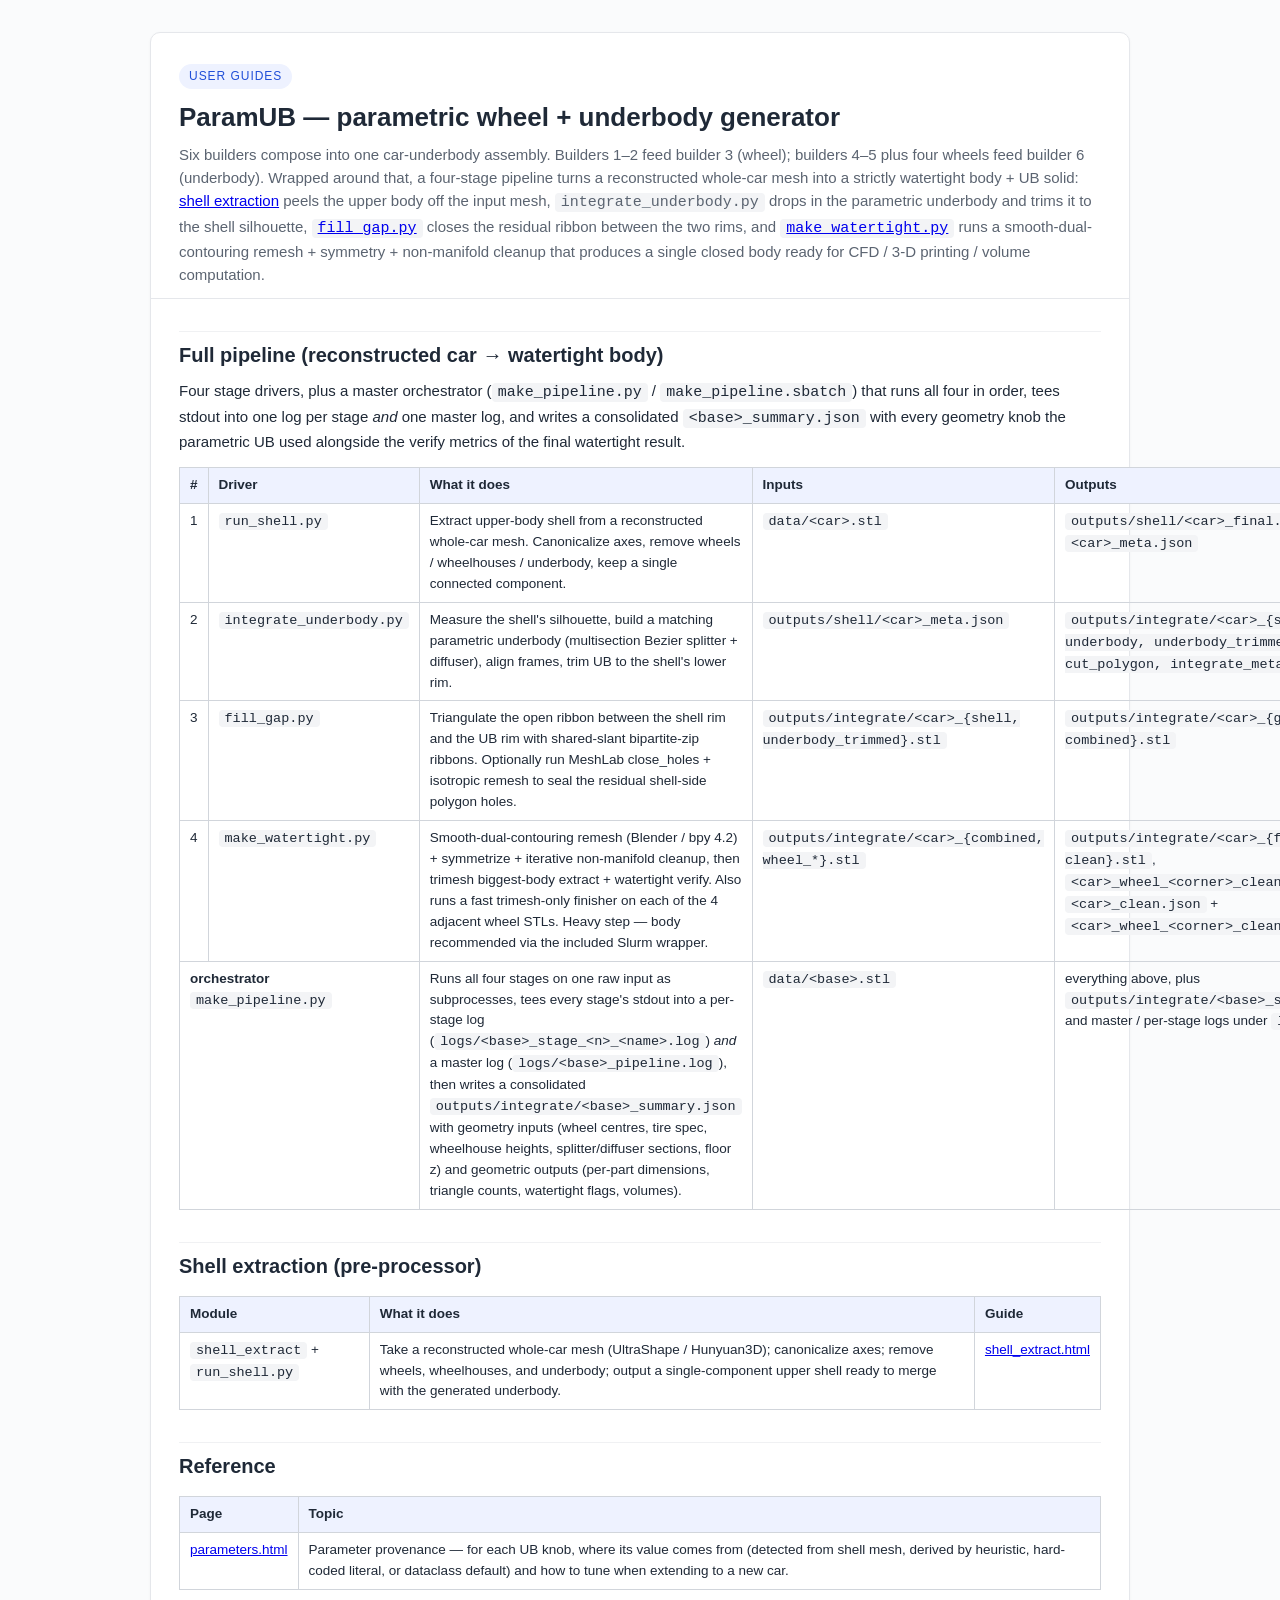
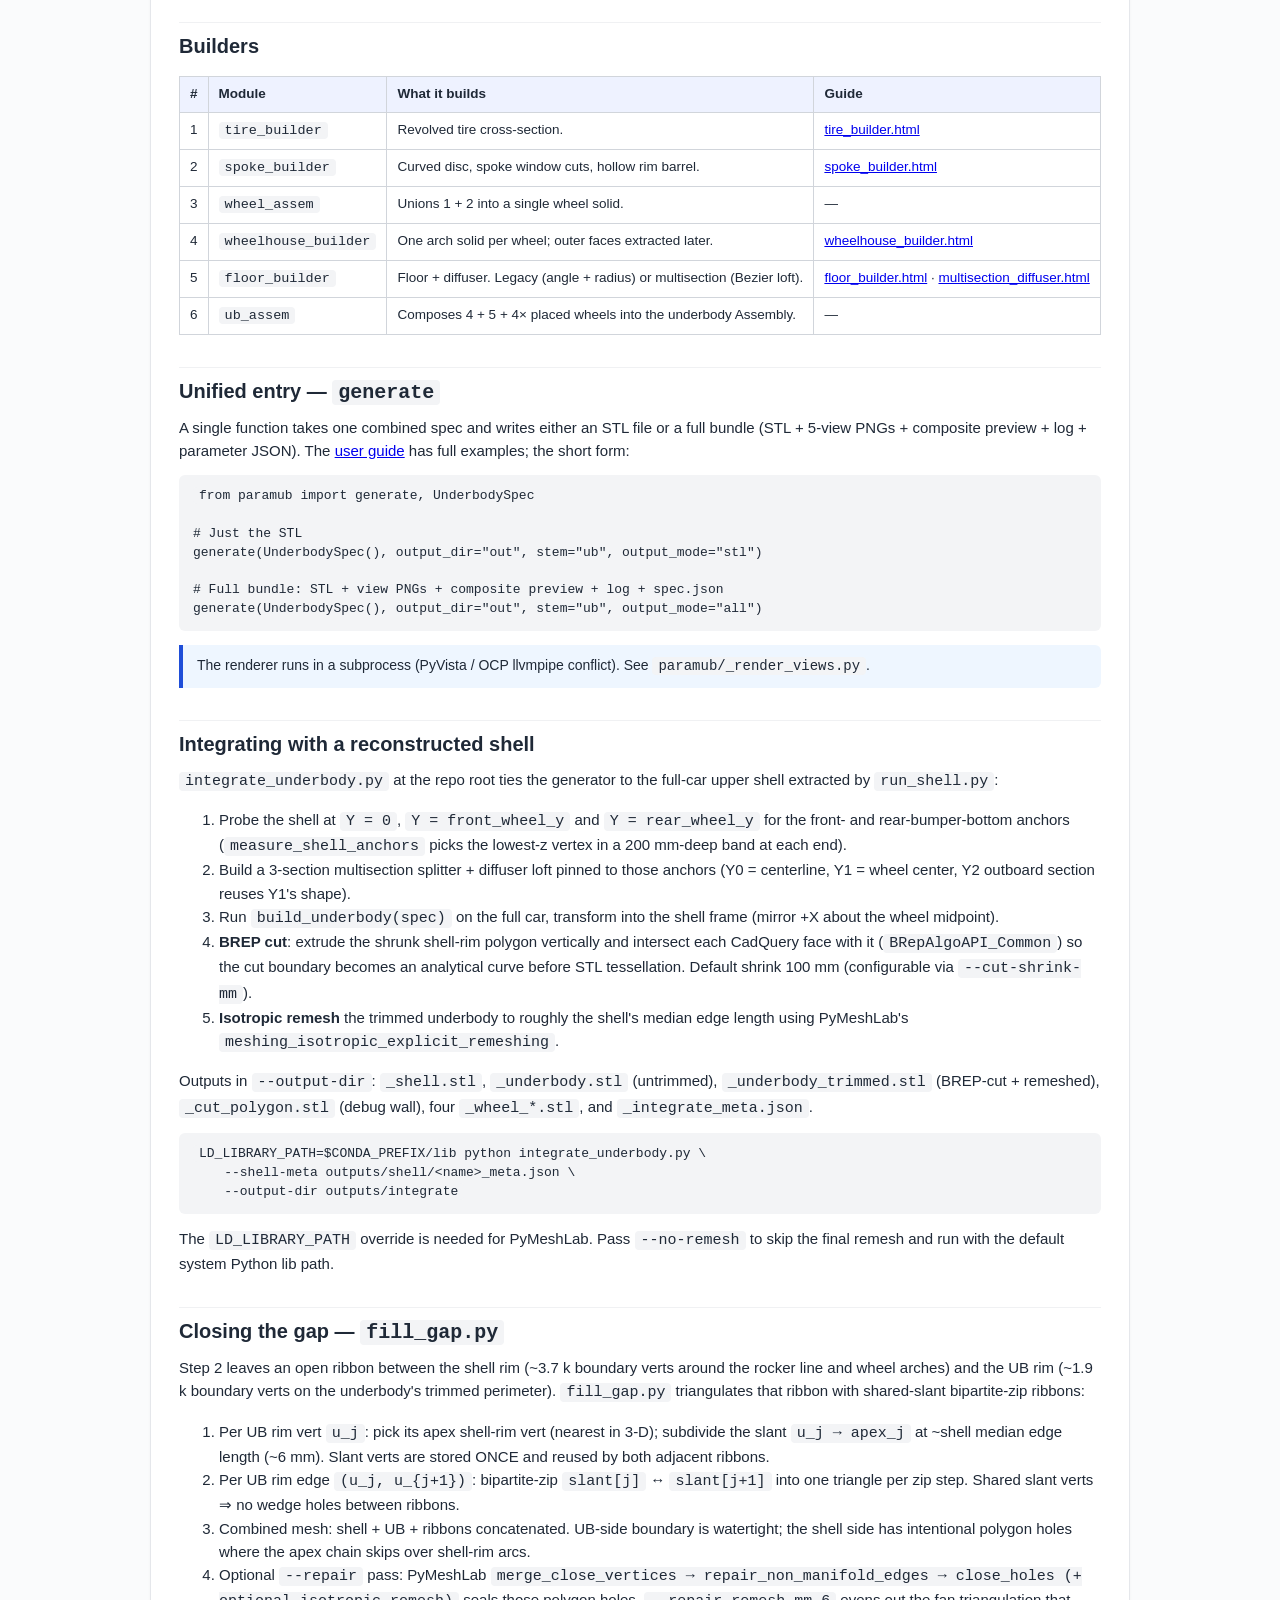
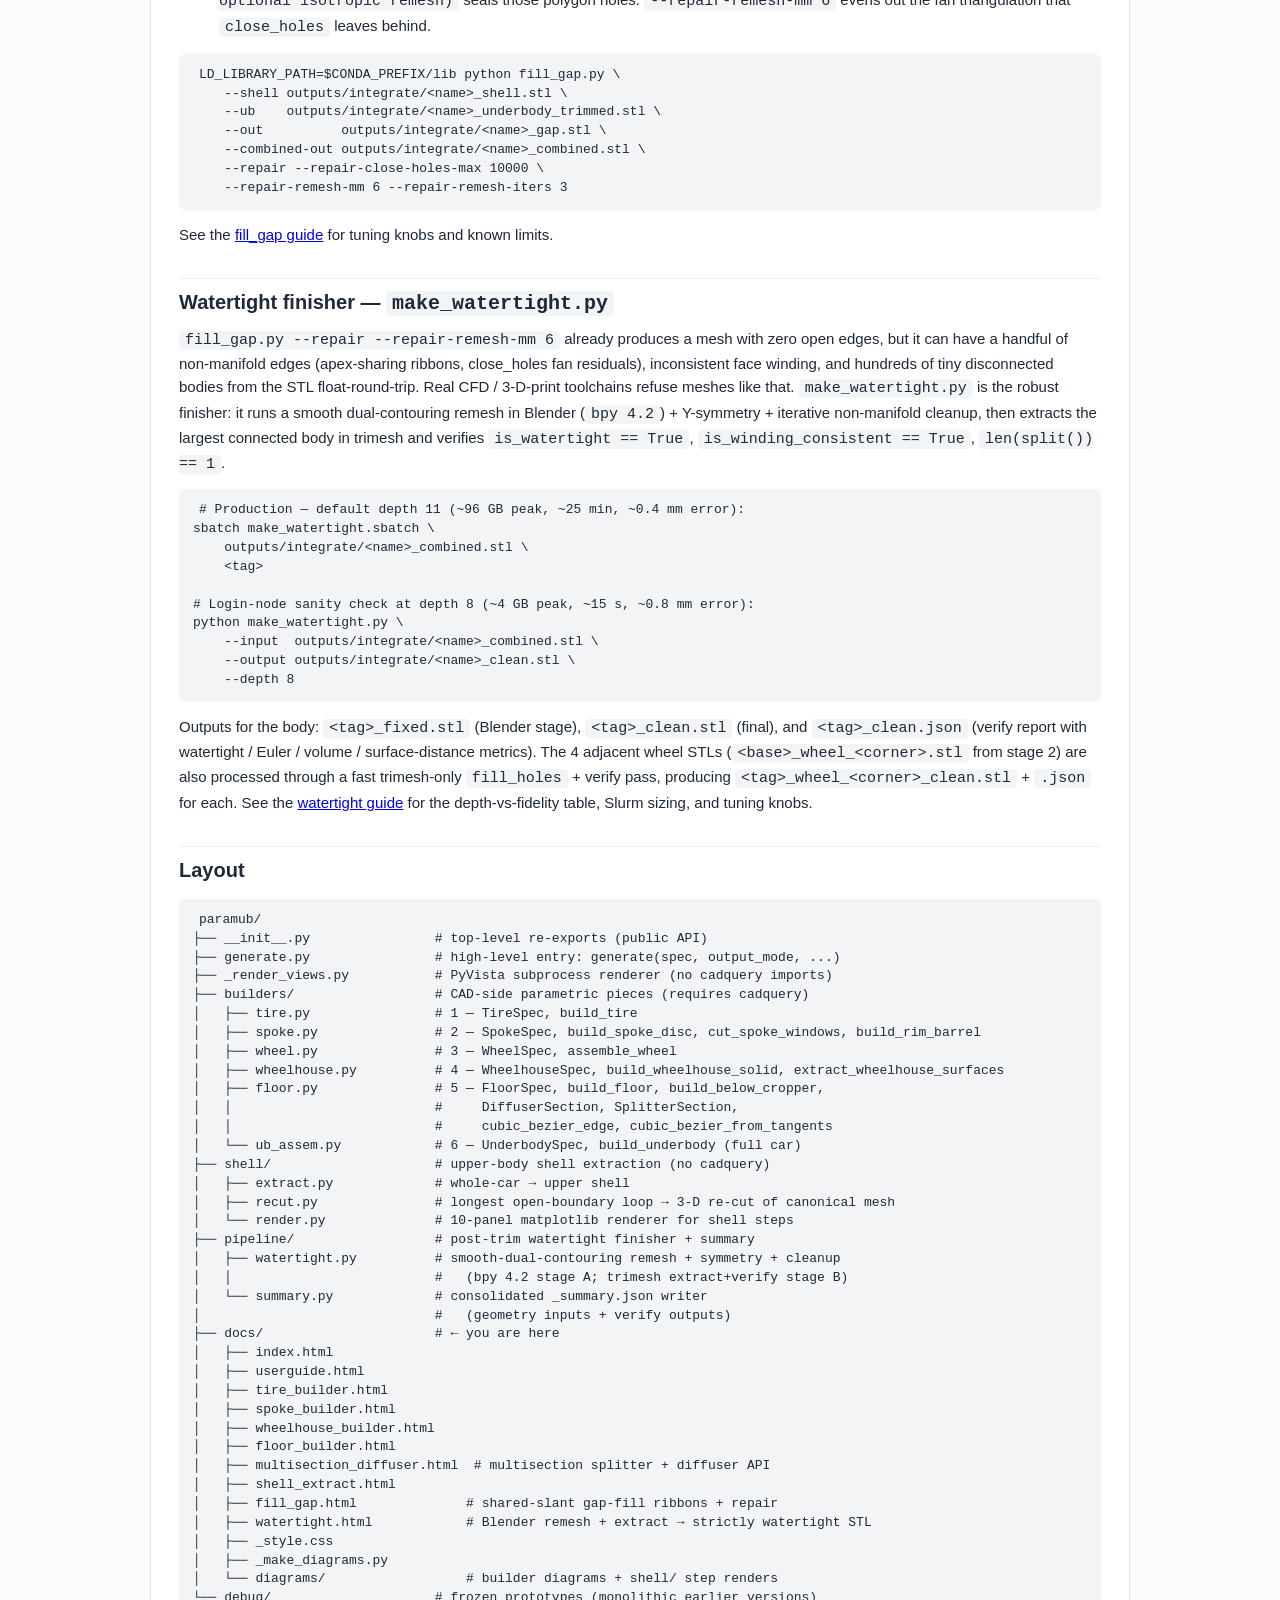
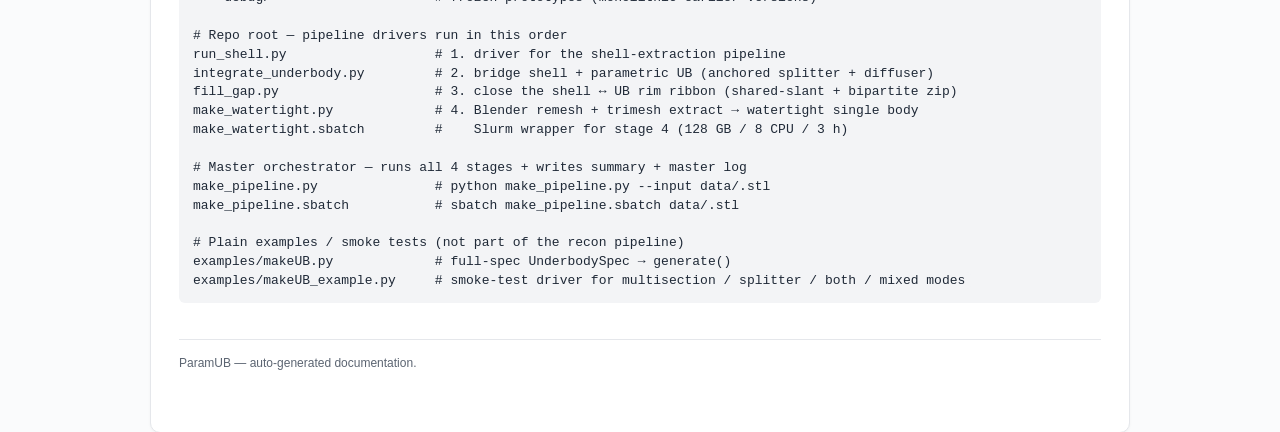
<file: paramub/docs/index.html>
<!doctype html>
<html lang="en">
<head>
<meta charset="utf-8">
<title>ParamUB — Documentation Index</title>
<link rel="stylesheet" href="_style.css">
</head>
<body>
<main>
<header>
  <div class="tag">User guides</div>
  <h1>ParamUB — parametric wheel + underbody generator</h1>
  <p class="subtitle">
    Six builders compose into one car-underbody assembly. Builders 1–2
    feed builder 3 (wheel); builders 4–5 plus four wheels feed builder 6
    (underbody). Wrapped around that, a four-stage pipeline turns a
    reconstructed whole-car mesh into a strictly watertight body + UB
    solid: <a href="shell_extract.html">shell extraction</a> peels the
    upper body off the input mesh,
    <code>integrate_underbody.py</code> drops in the parametric
    underbody and trims it to the shell silhouette,
    <a href="fill_gap.html"><code>fill_gap.py</code></a> closes the
    residual ribbon between the two rims, and
    <a href="watertight.html"><code>make_watertight.py</code></a> runs a
    smooth-dual-contouring remesh + symmetry + non-manifold cleanup that
    produces a single closed body ready for CFD / 3-D printing / volume
    computation.
  </p>
</header>

<h2>Full pipeline (reconstructed car → watertight body)</h2>
<p>
  Four stage drivers, plus a master orchestrator
  (<code>make_pipeline.py</code> /
  <code>make_pipeline.sbatch</code>) that runs all four in order, tees
  stdout into one log per stage <em>and</em> one master log, and
  writes a consolidated <code>&lt;base&gt;_summary.json</code> with
  every geometry knob the parametric UB used alongside the verify
  metrics of the final watertight result.
</p>
<table>
  <thead><tr><th>#</th><th>Driver</th><th>What it does</th><th>Inputs</th><th>Outputs</th><th>Guide</th></tr></thead>
  <tbody>
    <tr><td>1</td><td><code>run_shell.py</code></td>
        <td>Extract upper-body shell from a reconstructed whole-car mesh.
            Canonicalize axes, remove wheels / wheelhouses / underbody,
            keep a single connected component.</td>
        <td><code>data/&lt;car&gt;.stl</code></td>
        <td><code>outputs/shell/&lt;car&gt;_final.stl</code>,
            <code>&lt;car&gt;_meta.json</code></td>
        <td><a href="shell_extract.html">shell_extract.html</a></td></tr>
    <tr><td>2</td><td><code>integrate_underbody.py</code></td>
        <td>Measure the shell's silhouette, build a matching parametric
            underbody (multisection Bezier splitter + diffuser), align
            frames, trim UB to the shell's lower rim.</td>
        <td><code>outputs/shell/&lt;car&gt;_meta.json</code></td>
        <td><code>outputs/integrate/&lt;car&gt;_{shell, underbody,
            underbody_trimmed, wheel_*, cut_polygon, integrate_meta}</code></td>
        <td><a href="userguide.html#integrate">userguide.html#integrate</a></td></tr>
    <tr><td>3</td><td><code>fill_gap.py</code></td>
        <td>Triangulate the open ribbon between the shell rim and the
            UB rim with shared-slant bipartite-zip ribbons. Optionally
            run MeshLab close_holes + isotropic remesh to seal the
            residual shell-side polygon holes.</td>
        <td><code>outputs/integrate/&lt;car&gt;_{shell, underbody_trimmed}.stl</code></td>
        <td><code>outputs/integrate/&lt;car&gt;_{gap, combined}.stl</code></td>
        <td><a href="fill_gap.html">fill_gap.html</a></td></tr>
    <tr><td>4</td><td><code>make_watertight.py</code></td>
        <td>Smooth-dual-contouring remesh (Blender / bpy 4.2) +
            symmetrize + iterative non-manifold cleanup, then trimesh
            biggest-body extract + watertight verify. Also runs a fast
            trimesh-only finisher on each of the 4 adjacent wheel STLs.
            Heavy step — body recommended via the included Slurm
            wrapper.</td>
        <td><code>outputs/integrate/&lt;car&gt;_{combined, wheel_*}.stl</code></td>
        <td><code>outputs/integrate/&lt;car&gt;_{fixed, clean}.stl</code>,
            <code>&lt;car&gt;_wheel_&lt;corner&gt;_clean.stl</code> ×4,
            <code>&lt;car&gt;_clean.json</code> +
            <code>&lt;car&gt;_wheel_&lt;corner&gt;_clean.json</code> ×4</td>
        <td><a href="watertight.html">watertight.html</a></td></tr>
    <tr><td colspan="2"><strong>orchestrator</strong>
        <code>make_pipeline.py</code></td>
        <td>Runs all four stages on one raw input as subprocesses,
            tees every stage's stdout into a per-stage log
            (<code>logs/&lt;base&gt;_stage_&lt;n&gt;_&lt;name&gt;.log</code>)
            <em>and</em> a master log
            (<code>logs/&lt;base&gt;_pipeline.log</code>), then writes
            a consolidated
            <code>outputs/integrate/&lt;base&gt;_summary.json</code>
            with geometry inputs (wheel centres, tire spec, wheelhouse
            heights, splitter/diffuser sections, floor z) and
            geometric outputs (per-part dimensions, triangle counts,
            watertight flags, volumes).</td>
        <td><code>data/&lt;base&gt;.stl</code></td>
        <td>everything above, plus
            <code>outputs/integrate/&lt;base&gt;_summary.json</code>
            and master / per-stage logs under <code>logs/</code></td>
        <td><a href="userguide.html#reconstruction-pipeline">userguide</a></td></tr>
  </tbody>
</table>

<h2>Shell extraction (pre-processor)</h2>
<table>
  <thead><tr><th>Module</th><th>What it does</th><th>Guide</th></tr></thead>
  <tbody>
    <tr><td><code>shell_extract</code> + <code>run_shell.py</code></td>
        <td>Take a reconstructed whole-car mesh (UltraShape / Hunyuan3D);
            canonicalize axes; remove wheels, wheelhouses, and underbody;
            output a single-component upper shell ready to merge with the
            generated underbody.</td>
        <td><a href="shell_extract.html">shell_extract.html</a></td></tr>
  </tbody>
</table>

<h2>Reference</h2>
<table>
  <thead><tr><th>Page</th><th>Topic</th></tr></thead>
  <tbody>
    <tr><td><a href="parameters.html">parameters.html</a></td>
        <td>Parameter provenance — for each UB knob, where its value
            comes from (detected from shell mesh, derived by heuristic,
            hard-coded literal, or dataclass default) and how to tune
            when extending to a new car.</td></tr>
  </tbody>
</table>

<h2>Builders</h2>
<table>
  <thead><tr><th>#</th><th>Module</th><th>What it builds</th><th>Guide</th></tr></thead>
  <tbody>
    <tr><td>1</td><td><code>tire_builder</code></td>
        <td>Revolved tire cross-section.</td>
        <td><a href="tire_builder.html">tire_builder.html</a></td></tr>
    <tr><td>2</td><td><code>spoke_builder</code></td>
        <td>Curved disc, spoke window cuts, hollow rim barrel.</td>
        <td><a href="spoke_builder.html">spoke_builder.html</a></td></tr>
    <tr><td>3</td><td><code>wheel_assem</code></td>
        <td>Unions 1 + 2 into a single wheel solid.</td>
        <td>—</td></tr>
    <tr><td>4</td><td><code>wheelhouse_builder</code></td>
        <td>One arch solid per wheel; outer faces extracted later.</td>
        <td><a href="wheelhouse_builder.html">wheelhouse_builder.html</a></td></tr>
    <tr><td>5</td><td><code>floor_builder</code></td>
        <td>Floor + diffuser. Legacy (angle + radius) or multisection
            (Bezier loft).</td>
        <td><a href="floor_builder.html">floor_builder.html</a>
            &middot;
            <a href="multisection_diffuser.html">multisection_diffuser.html</a></td></tr>
    <tr><td>6</td><td><code>ub_assem</code></td>
        <td>Composes 4 + 5 + 4× placed wheels into the underbody Assembly.</td>
        <td>—</td></tr>
  </tbody>
</table>

<h2>Unified entry — <code>generate</code></h2>
<p>
  A single function takes one combined spec and writes either an STL
  file or a full bundle (STL + 5-view PNGs + composite preview + log +
  parameter JSON). The <a href="userguide.html">user guide</a> has full
  examples; the short form:
</p>
<pre><code>from paramub import generate, UnderbodySpec

# Just the STL
generate(UnderbodySpec(), output_dir="out", stem="ub", output_mode="stl")

# Full bundle: STL + view PNGs + composite preview + log + spec.json
generate(UnderbodySpec(), output_dir="out", stem="ub", output_mode="all")
</code></pre>
<div class="callout info">
  The renderer runs in a subprocess (PyVista / OCP llvmpipe conflict).
  See <code>paramub/_render_views.py</code>.
</div>

<h2>Integrating with a reconstructed shell</h2>
<p>
  <code>integrate_underbody.py</code> at the repo root ties the
  generator to the full-car upper shell extracted by
  <code>run_shell.py</code>:
</p>
<ol>
  <li>Probe the shell at <code>Y = 0</code>, <code>Y =
    front_wheel_y</code> and <code>Y = rear_wheel_y</code> for the
    front- and rear-bumper-bottom anchors
    (<code>measure_shell_anchors</code> picks the lowest-z vertex in
    a 200&nbsp;mm-deep band at each end).</li>
  <li>Build a 3-section multisection splitter + diffuser loft pinned
    to those anchors (Y0 = centerline, Y1 = wheel center, Y2 outboard
    section reuses Y1's shape).</li>
  <li>Run <code>build_underbody(spec)</code> on the full car, transform
    into the shell frame (mirror +X about the wheel midpoint).</li>
  <li><strong>BREP cut</strong>: extrude the shrunk shell-rim polygon
    vertically and intersect each CadQuery face with it
    (<code>BRepAlgoAPI_Common</code>) so the cut boundary becomes an
    analytical curve before STL tessellation. Default shrink 100&nbsp;mm
    (configurable via <code>--cut-shrink-mm</code>).</li>
  <li><strong>Isotropic remesh</strong> the trimmed underbody to
    roughly the shell's median edge length using PyMeshLab's
    <code>meshing_isotropic_explicit_remeshing</code>.</li>
</ol>
<p>
  Outputs in <code>--output-dir</code>: <code>_shell.stl</code>,
  <code>_underbody.stl</code> (untrimmed),
  <code>_underbody_trimmed.stl</code> (BREP-cut + remeshed),
  <code>_cut_polygon.stl</code> (debug wall), four
  <code>_wheel_*.stl</code>, and
  <code>_integrate_meta.json</code>.
</p>
<pre><code>LD_LIBRARY_PATH=$CONDA_PREFIX/lib python integrate_underbody.py \
    --shell-meta outputs/shell/&lt;name&gt;_meta.json \
    --output-dir outputs/integrate
</code></pre>
<p>
  The <code>LD_LIBRARY_PATH</code> override is needed for PyMeshLab.
  Pass <code>--no-remesh</code> to skip the final remesh and run with
  the default system Python lib path.
</p>

<h2>Closing the gap — <code>fill_gap.py</code></h2>
<p>
  Step 2 leaves an open ribbon between the shell rim
  (~3.7 k boundary verts around the rocker line and wheel arches) and
  the UB rim (~1.9 k boundary verts on the underbody's trimmed
  perimeter). <code>fill_gap.py</code> triangulates that ribbon with
  shared-slant bipartite-zip ribbons:
</p>
<ol>
  <li>Per UB rim vert <code>u_j</code>: pick its apex shell-rim vert
    (nearest in 3-D); subdivide the slant <code>u_j → apex_j</code>
    at ~shell median edge length (~6 mm). Slant verts are stored ONCE
    and reused by both adjacent ribbons.</li>
  <li>Per UB rim edge <code>(u_j, u_{j+1})</code>: bipartite-zip
    <code>slant[j]</code> ↔ <code>slant[j+1]</code> into one
    triangle per zip step. Shared slant verts ⇒ no wedge holes between
    ribbons.</li>
  <li>Combined mesh: shell + UB + ribbons concatenated. UB-side
    boundary is watertight; the shell side has intentional polygon
    holes where the apex chain skips over shell-rim arcs.</li>
  <li>Optional <code>--repair</code> pass: PyMeshLab
    <code>merge_close_vertices → repair_non_manifold_edges →
    close_holes (+ optional isotropic remesh)</code> seals those
    polygon holes. <code>--repair-remesh-mm 6</code> evens out the
    fan triangulation that <code>close_holes</code> leaves behind.</li>
</ol>
<pre><code>LD_LIBRARY_PATH=$CONDA_PREFIX/lib python fill_gap.py \
    --shell outputs/integrate/&lt;name&gt;_shell.stl \
    --ub    outputs/integrate/&lt;name&gt;_underbody_trimmed.stl \
    --out          outputs/integrate/&lt;name&gt;_gap.stl \
    --combined-out outputs/integrate/&lt;name&gt;_combined.stl \
    --repair --repair-close-holes-max 10000 \
    --repair-remesh-mm 6 --repair-remesh-iters 3
</code></pre>
<p>See the <a href="fill_gap.html">fill_gap guide</a> for tuning knobs
and known limits.</p>

<h2>Watertight finisher — <code>make_watertight.py</code></h2>
<p>
  <code>fill_gap.py --repair --repair-remesh-mm 6</code> already produces
  a mesh with zero open edges, but it can have a handful of
  non-manifold edges (apex-sharing ribbons, close_holes fan residuals),
  inconsistent face winding, and hundreds of tiny disconnected bodies
  from the STL float-round-trip. Real CFD / 3-D-print toolchains refuse
  meshes like that. <code>make_watertight.py</code> is the robust
  finisher: it runs a smooth dual-contouring remesh in Blender
  (<code>bpy 4.2</code>) + Y-symmetry + iterative non-manifold cleanup,
  then extracts the largest connected body in trimesh and verifies
  <code>is_watertight == True</code>,
  <code>is_winding_consistent == True</code>,
  <code>len(split()) == 1</code>.
</p>
<pre><code># Production — default depth 11 (~96 GB peak, ~25 min, ~0.4 mm error):
sbatch make_watertight.sbatch \
    outputs/integrate/&lt;name&gt;_combined.stl \
    &lt;tag&gt;

# Login-node sanity check at depth 8 (~4 GB peak, ~15 s, ~0.8 mm error):
python make_watertight.py \
    --input  outputs/integrate/&lt;name&gt;_combined.stl \
    --output outputs/integrate/&lt;name&gt;_clean.stl \
    --depth 8
</code></pre>
<p>
  Outputs for the body: <code>&lt;tag&gt;_fixed.stl</code> (Blender
  stage), <code>&lt;tag&gt;_clean.stl</code> (final), and
  <code>&lt;tag&gt;_clean.json</code> (verify report with watertight /
  Euler / volume / surface-distance metrics). The 4 adjacent wheel
  STLs (<code>&lt;base&gt;_wheel_&lt;corner&gt;.stl</code> from stage
  2) are also processed through a fast trimesh-only
  <code>fill_holes</code> + verify pass, producing
  <code>&lt;tag&gt;_wheel_&lt;corner&gt;_clean.stl</code> +
  <code>.json</code> for each. See the
  <a href="watertight.html">watertight guide</a> for the depth-vs-fidelity
  table, Slurm sizing, and tuning knobs.
</p>

<h2>Layout</h2>
<pre><code>paramub/
├── __init__.py                # top-level re-exports (public API)
├── generate.py                # high-level entry: generate(spec, output_mode, ...)
├── _render_views.py           # PyVista subprocess renderer (no cadquery imports)
├── builders/                  # CAD-side parametric pieces (requires cadquery)
│   ├── tire.py                # 1 — TireSpec, build_tire
│   ├── spoke.py               # 2 — SpokeSpec, build_spoke_disc, cut_spoke_windows, build_rim_barrel
│   ├── wheel.py               # 3 — WheelSpec, assemble_wheel
│   ├── wheelhouse.py          # 4 — WheelhouseSpec, build_wheelhouse_solid, extract_wheelhouse_surfaces
│   ├── floor.py               # 5 — FloorSpec, build_floor, build_below_cropper,
│   │                          #     DiffuserSection, SplitterSection,
│   │                          #     cubic_bezier_edge, cubic_bezier_from_tangents
│   └── ub_assem.py            # 6 — UnderbodySpec, build_underbody (full car)
├── shell/                     # upper-body shell extraction (no cadquery)
│   ├── extract.py             # whole-car → upper shell
│   ├── recut.py               # longest open-boundary loop → 3-D re-cut of canonical mesh
│   └── render.py              # 10-panel matplotlib renderer for shell steps
├── pipeline/                  # post-trim watertight finisher + summary
│   ├── watertight.py          # smooth-dual-contouring remesh + symmetry + cleanup
│   │                          #   (bpy 4.2 stage A; trimesh extract+verify stage B)
│   └── summary.py             # consolidated <base>_summary.json writer
│                              #   (geometry inputs + verify outputs)
├── docs/                      # ← you are here
│   ├── index.html
│   ├── userguide.html
│   ├── tire_builder.html
│   ├── spoke_builder.html
│   ├── wheelhouse_builder.html
│   ├── floor_builder.html
│   ├── multisection_diffuser.html  # multisection splitter + diffuser API
│   ├── shell_extract.html
│   ├── fill_gap.html              # shared-slant gap-fill ribbons + repair
│   ├── watertight.html            # Blender remesh + extract → strictly watertight STL
│   ├── _style.css
│   ├── _make_diagrams.py
│   └── diagrams/                  # builder diagrams + shell/ step renders
└── debug/                     # frozen prototypes (monolithic earlier versions)

# Repo root — pipeline drivers run in this order
run_shell.py                   # 1. driver for the shell-extraction pipeline
integrate_underbody.py         # 2. bridge shell + parametric UB (anchored splitter + diffuser)
fill_gap.py                    # 3. close the shell ↔ UB rim ribbon (shared-slant + bipartite zip)
make_watertight.py             # 4. Blender remesh + trimesh extract → watertight single body
make_watertight.sbatch         #    Slurm wrapper for stage 4 (128 GB / 8 CPU / 3 h)

# Master orchestrator — runs all 4 stages + writes summary + master log
make_pipeline.py               # python make_pipeline.py --input data/<base>.stl
make_pipeline.sbatch           # sbatch make_pipeline.sbatch data/<base>.stl

# Plain examples / smoke tests (not part of the recon pipeline)
examples/makeUB.py             # full-spec UnderbodySpec → generate()
examples/makeUB_example.py     # smoke-test driver for multisection / splitter / both / mixed modes
</code></pre>

<footer>ParamUB — auto-generated documentation.</footer>
</main>
</body>
</html>
</file>
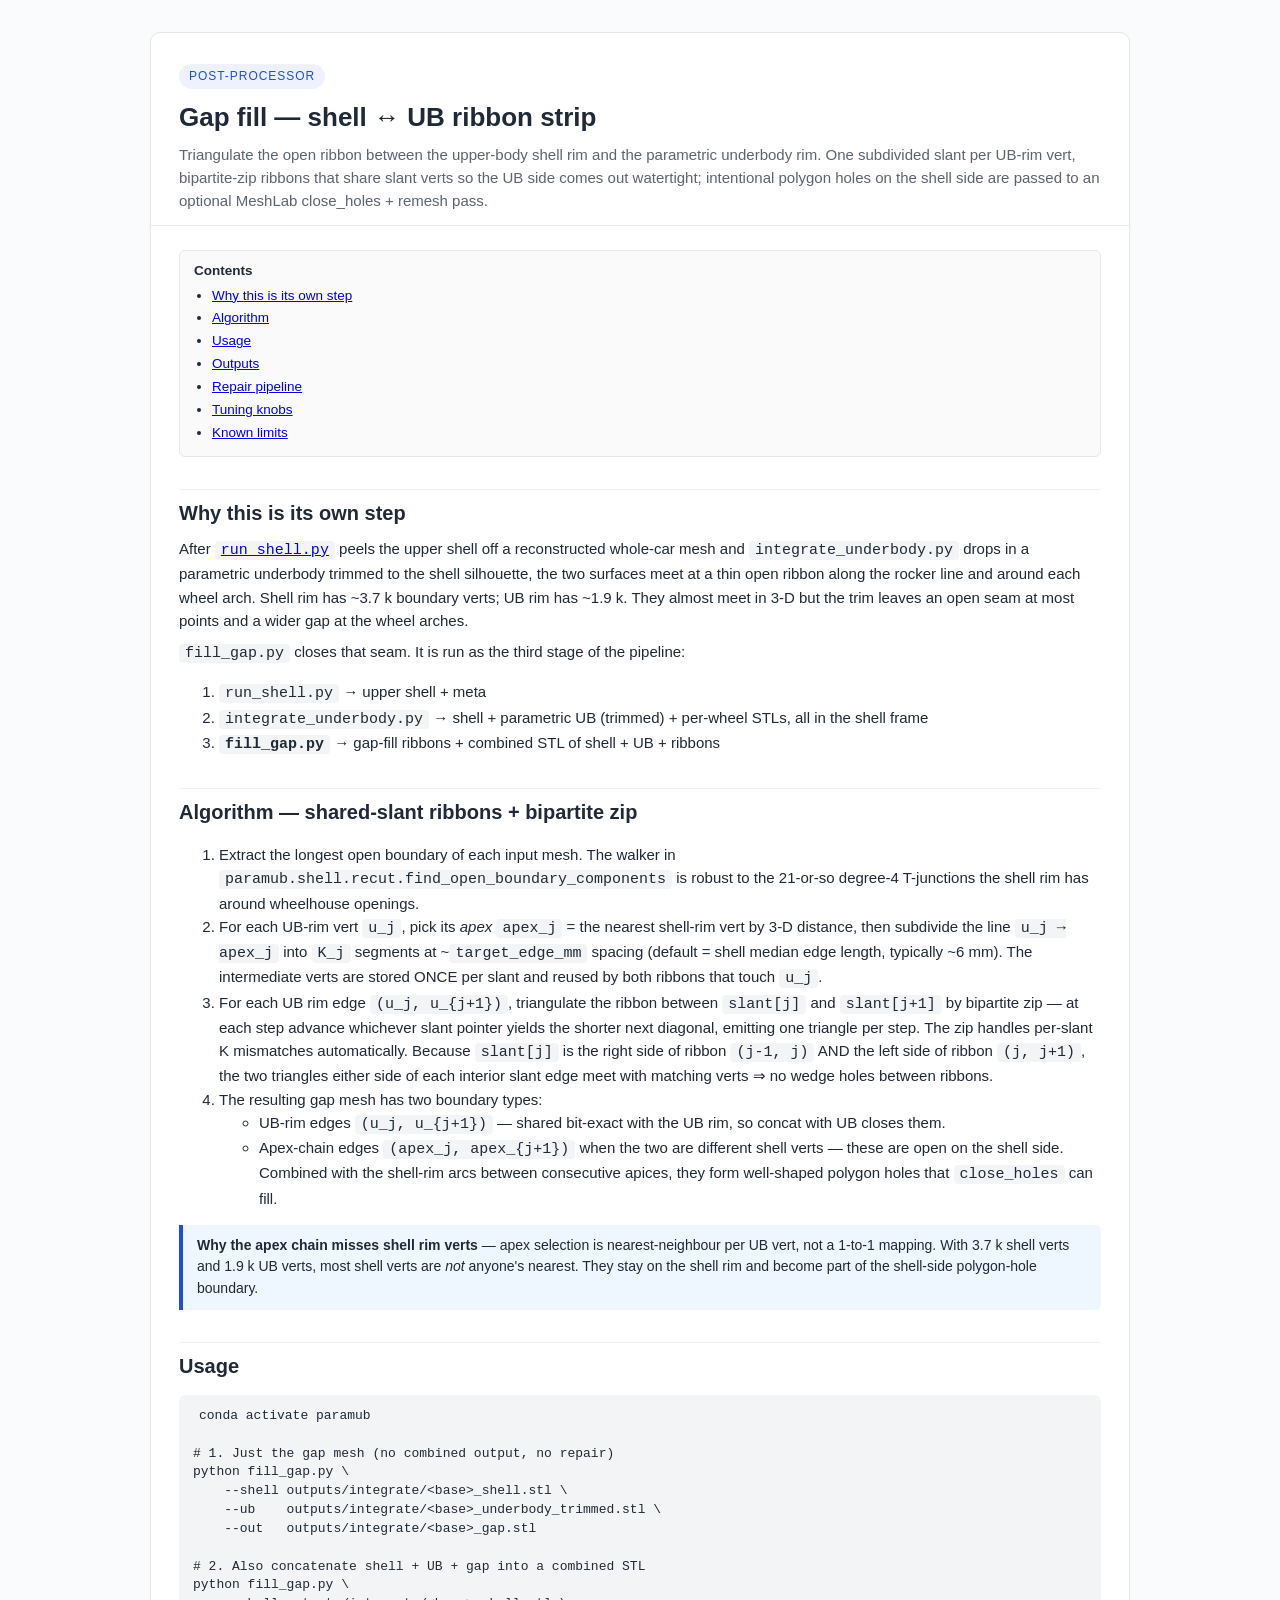
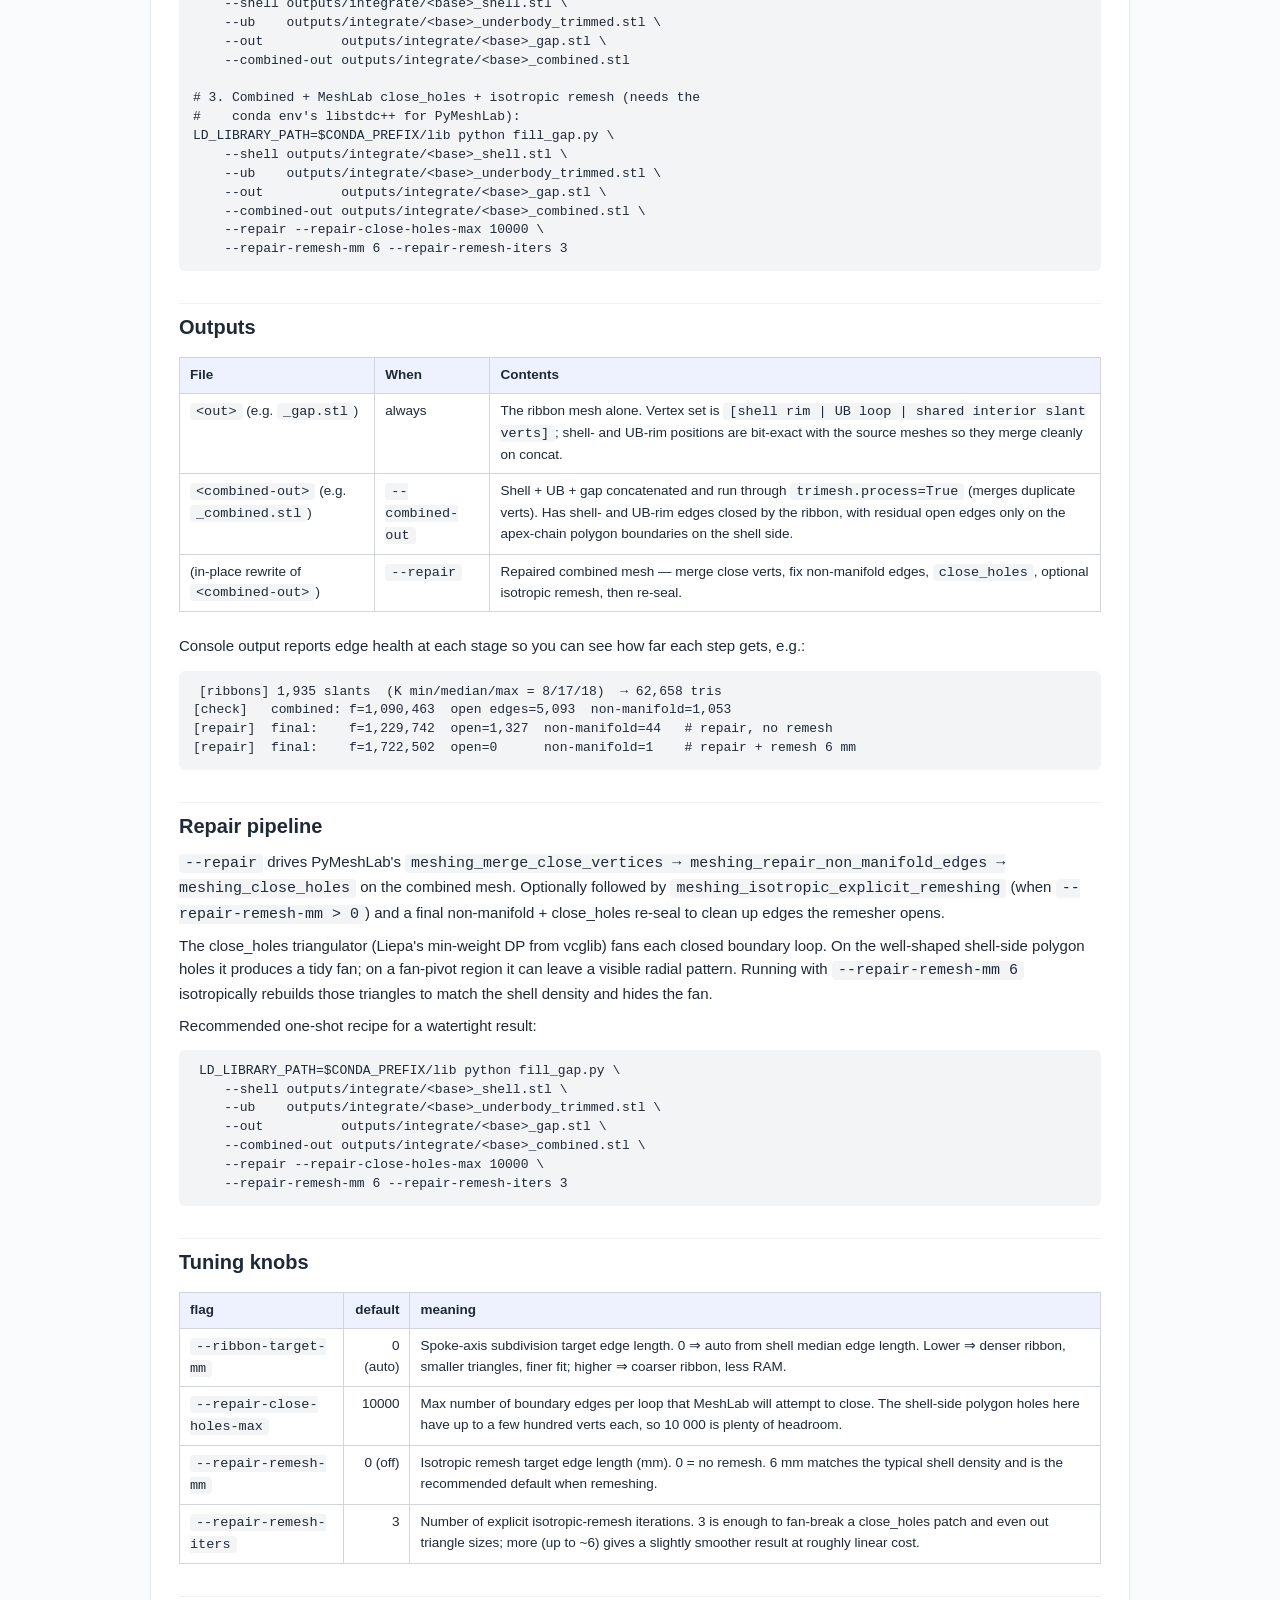
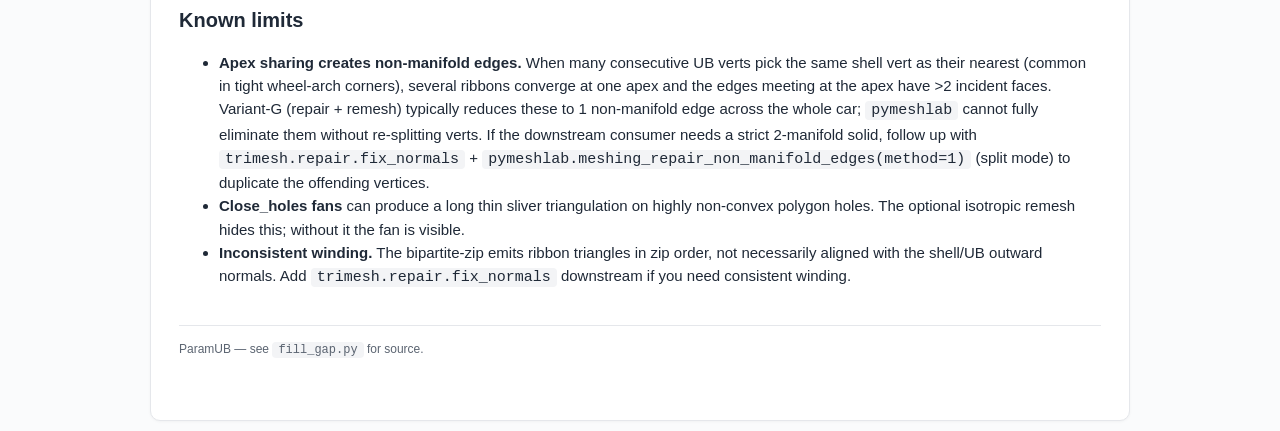
<file: paramub/docs/fill_gap.html>
<!doctype html>
<html lang="en">
<head>
<meta charset="utf-8">
<title>ParamUB — Gap Fill (shell ↔ UB ribbon strip)</title>
<link rel="stylesheet" href="_style.css">
</head>
<body>
<main>
<header>
  <div class="tag">Post-processor</div>
  <h1>Gap fill — shell ↔ UB ribbon strip</h1>
  <p class="subtitle">
    Triangulate the open ribbon between the upper-body shell rim and the
    parametric underbody rim. One subdivided slant per UB-rim vert,
    bipartite-zip ribbons that share slant verts so the UB side comes out
    watertight; intentional polygon holes on the shell side are passed to
    an optional MeshLab close_holes + remesh pass.
  </p>
</header>

<nav class="toc">
  <strong>Contents</strong>
  <ul>
    <li><a href="#why">Why this is its own step</a></li>
    <li><a href="#algo">Algorithm</a></li>
    <li><a href="#usage">Usage</a></li>
    <li><a href="#outputs">Outputs</a></li>
    <li><a href="#repair">Repair pipeline</a></li>
    <li><a href="#tuning">Tuning knobs</a></li>
    <li><a href="#limits">Known limits</a></li>
  </ul>
</nav>

<h2 id="why">Why this is its own step</h2>
<p>
  After <a href="shell_extract.html"><code>run_shell.py</code></a> peels
  the upper shell off a reconstructed whole-car mesh and
  <code>integrate_underbody.py</code> drops in a parametric underbody
  trimmed to the shell silhouette, the two surfaces meet at a thin
  open ribbon along the rocker line and around each wheel arch. Shell
  rim has ~3.7 k boundary verts; UB rim has ~1.9 k. They almost meet
  in 3-D but the trim leaves an open seam at most points and a wider
  gap at the wheel arches.
</p>
<p>
  <code>fill_gap.py</code> closes that seam. It is run as the third
  stage of the pipeline:
</p>
<ol>
  <li><code>run_shell.py</code> → upper shell + meta</li>
  <li><code>integrate_underbody.py</code> → shell + parametric UB
    (trimmed) + per-wheel STLs, all in the shell frame</li>
  <li><strong><code>fill_gap.py</code></strong> → gap-fill ribbons +
    combined STL of shell + UB + ribbons</li>
</ol>

<h2 id="algo">Algorithm — shared-slant ribbons + bipartite zip</h2>
<ol>
  <li>Extract the longest open boundary of each input mesh. The walker
    in <code>paramub.shell.recut.find_open_boundary_components</code>
    is robust to the 21-or-so degree-4 T-junctions the shell rim has
    around wheelhouse openings.</li>
  <li>For each UB-rim vert <code>u_j</code>, pick its <em>apex</em>
    <code>apex_j</code> = the nearest shell-rim vert by 3-D distance,
    then subdivide the line <code>u_j → apex_j</code> into
    <code>K_j</code> segments at ~<code>target_edge_mm</code> spacing
    (default = shell median edge length, typically ~6 mm). The
    intermediate verts are stored ONCE per slant and reused by both
    ribbons that touch <code>u_j</code>.</li>
  <li>For each UB rim edge <code>(u_j, u_{j+1})</code>, triangulate the
    ribbon between <code>slant[j]</code> and <code>slant[j+1]</code> by
    bipartite zip — at each step advance whichever slant pointer yields
    the shorter next diagonal, emitting one triangle per step. The zip
    handles per-slant K mismatches automatically. Because
    <code>slant[j]</code> is the right side of ribbon <code>(j-1, j)</code>
    AND the left side of ribbon <code>(j, j+1)</code>, the two
    triangles either side of each interior slant edge meet with
    matching verts ⇒ no wedge holes between ribbons.</li>
  <li>The resulting gap mesh has two boundary types:
    <ul>
      <li>UB-rim edges <code>(u_j, u_{j+1})</code> — shared bit-exact
        with the UB rim, so concat with UB closes them.</li>
      <li>Apex-chain edges <code>(apex_j, apex_{j+1})</code> when the
        two are different shell verts — these are open on the shell
        side. Combined with the shell-rim arcs between consecutive
        apices, they form well-shaped polygon holes that
        <code>close_holes</code> can fill.</li>
    </ul>
  </li>
</ol>
<div class="callout info">
  <strong>Why the apex chain misses shell rim verts</strong> — apex
  selection is nearest-neighbour per UB vert, not a 1-to-1 mapping. With
  3.7 k shell verts and 1.9 k UB verts, most shell verts are <em>not</em>
  anyone's nearest. They stay on the shell rim and become part of the
  shell-side polygon-hole boundary.
</div>

<h2 id="usage">Usage</h2>
<pre><code>conda activate paramub

# 1. Just the gap mesh (no combined output, no repair)
python fill_gap.py \
    --shell outputs/integrate/&lt;base&gt;_shell.stl \
    --ub    outputs/integrate/&lt;base&gt;_underbody_trimmed.stl \
    --out   outputs/integrate/&lt;base&gt;_gap.stl

# 2. Also concatenate shell + UB + gap into a combined STL
python fill_gap.py \
    --shell outputs/integrate/&lt;base&gt;_shell.stl \
    --ub    outputs/integrate/&lt;base&gt;_underbody_trimmed.stl \
    --out          outputs/integrate/&lt;base&gt;_gap.stl \
    --combined-out outputs/integrate/&lt;base&gt;_combined.stl

# 3. Combined + MeshLab close_holes + isotropic remesh (needs the
#    conda env's libstdc++ for PyMeshLab):
LD_LIBRARY_PATH=$CONDA_PREFIX/lib python fill_gap.py \
    --shell outputs/integrate/&lt;base&gt;_shell.stl \
    --ub    outputs/integrate/&lt;base&gt;_underbody_trimmed.stl \
    --out          outputs/integrate/&lt;base&gt;_gap.stl \
    --combined-out outputs/integrate/&lt;base&gt;_combined.stl \
    --repair --repair-close-holes-max 10000 \
    --repair-remesh-mm 6 --repair-remesh-iters 3
</code></pre>

<h2 id="outputs">Outputs</h2>
<table>
  <thead><tr><th>File</th><th>When</th><th>Contents</th></tr></thead>
  <tbody>
    <tr><td><code>&lt;out&gt;</code> (e.g. <code>_gap.stl</code>)</td>
        <td>always</td>
        <td>The ribbon mesh alone. Vertex set is
            <code>[shell rim | UB loop | shared interior slant verts]</code>;
            shell- and UB-rim positions are bit-exact with the source
            meshes so they merge cleanly on concat.</td></tr>
    <tr><td><code>&lt;combined-out&gt;</code> (e.g. <code>_combined.stl</code>)</td>
        <td><code>--combined-out</code></td>
        <td>Shell + UB + gap concatenated and run through
            <code>trimesh.process=True</code> (merges duplicate verts).
            Has shell- and UB-rim edges closed by the ribbon, with
            residual open edges only on the apex-chain polygon
            boundaries on the shell side.</td></tr>
    <tr><td>(in-place rewrite of <code>&lt;combined-out&gt;</code>)</td>
        <td><code>--repair</code></td>
        <td>Repaired combined mesh — merge close verts, fix non-manifold
            edges, <code>close_holes</code>, optional isotropic remesh,
            then re-seal.</td></tr>
  </tbody>
</table>

<p>Console output reports edge health at each stage so you can see how
far each step gets, e.g.:</p>
<pre><code>[ribbons] 1,935 slants  (K min/median/max = 8/17/18)  → 62,658 tris
[check]   combined: f=1,090,463  open edges=5,093  non-manifold=1,053
[repair]  final:    f=1,229,742  open=1,327  non-manifold=44   # repair, no remesh
[repair]  final:    f=1,722,502  open=0      non-manifold=1    # repair + remesh 6 mm
</code></pre>

<h2 id="repair">Repair pipeline</h2>
<p>
  <code>--repair</code> drives PyMeshLab's
  <code>meshing_merge_close_vertices → meshing_repair_non_manifold_edges
  → meshing_close_holes</code> on the combined mesh. Optionally
  followed by <code>meshing_isotropic_explicit_remeshing</code> (when
  <code>--repair-remesh-mm &gt; 0</code>) and a final non-manifold +
  close_holes re-seal to clean up edges the remesher opens.
</p>
<p>
  The close_holes triangulator (Liepa's min-weight DP from vcglib) fans
  each closed boundary loop. On the well-shaped shell-side polygon
  holes it produces a tidy fan; on a fan-pivot region it can leave a
  visible radial pattern. Running with <code>--repair-remesh-mm 6</code>
  isotropically rebuilds those triangles to match the shell density and
  hides the fan.
</p>
<p>
  Recommended one-shot recipe for a watertight result:
</p>
<pre><code>LD_LIBRARY_PATH=$CONDA_PREFIX/lib python fill_gap.py \
    --shell outputs/integrate/&lt;base&gt;_shell.stl \
    --ub    outputs/integrate/&lt;base&gt;_underbody_trimmed.stl \
    --out          outputs/integrate/&lt;base&gt;_gap.stl \
    --combined-out outputs/integrate/&lt;base&gt;_combined.stl \
    --repair --repair-close-holes-max 10000 \
    --repair-remesh-mm 6 --repair-remesh-iters 3
</code></pre>

<h2 id="tuning">Tuning knobs</h2>
<table>
  <thead><tr><th>flag</th><th class="num">default</th><th>meaning</th></tr></thead>
  <tbody>
    <tr><td><code>--ribbon-target-mm</code></td>
        <td class="num">0 (auto)</td>
        <td>Spoke-axis subdivision target edge length. 0 ⇒ auto from
            shell median edge length. Lower ⇒ denser ribbon, smaller
            triangles, finer fit; higher ⇒ coarser ribbon, less RAM.</td></tr>
    <tr><td><code>--repair-close-holes-max</code></td>
        <td class="num">10000</td>
        <td>Max number of boundary edges per loop that MeshLab will
            attempt to close. The shell-side polygon holes here have
            up to a few hundred verts each, so 10 000 is plenty of
            headroom.</td></tr>
    <tr><td><code>--repair-remesh-mm</code></td>
        <td class="num">0 (off)</td>
        <td>Isotropic remesh target edge length (mm). 0 = no remesh.
            6 mm matches the typical shell density and is the
            recommended default when remeshing.</td></tr>
    <tr><td><code>--repair-remesh-iters</code></td>
        <td class="num">3</td>
        <td>Number of explicit isotropic-remesh iterations. 3 is enough
            to fan-break a close_holes patch and even out triangle
            sizes; more (up to ~6) gives a slightly smoother result at
            roughly linear cost.</td></tr>
  </tbody>
</table>

<h2 id="limits">Known limits</h2>
<ul>
  <li><strong>Apex sharing creates non-manifold edges.</strong> When
    many consecutive UB verts pick the same shell vert as their nearest
    (common in tight wheel-arch corners), several ribbons converge at
    one apex and the edges meeting at the apex have &gt;2 incident
    faces. Variant-G (repair + remesh) typically reduces these to 1
    non-manifold edge across the whole car; <code>pymeshlab</code>
    cannot fully eliminate them without re-splitting verts. If the
    downstream consumer needs a strict 2-manifold solid, follow up with
    <code>trimesh.repair.fix_normals</code> +
    <code>pymeshlab.meshing_repair_non_manifold_edges(method=1)</code>
    (split mode) to duplicate the offending vertices.</li>
  <li><strong>Close_holes fans</strong> can produce a long thin sliver
    triangulation on highly non-convex polygon holes. The optional
    isotropic remesh hides this; without it the fan is visible.</li>
  <li><strong>Inconsistent winding.</strong> The bipartite-zip emits
    ribbon triangles in zip order, not necessarily aligned with the
    shell/UB outward normals. Add <code>trimesh.repair.fix_normals</code>
    downstream if you need consistent winding.</li>
</ul>

<footer>ParamUB — see <code>fill_gap.py</code> for source.</footer>
</main>
</body>
</html>
</file>
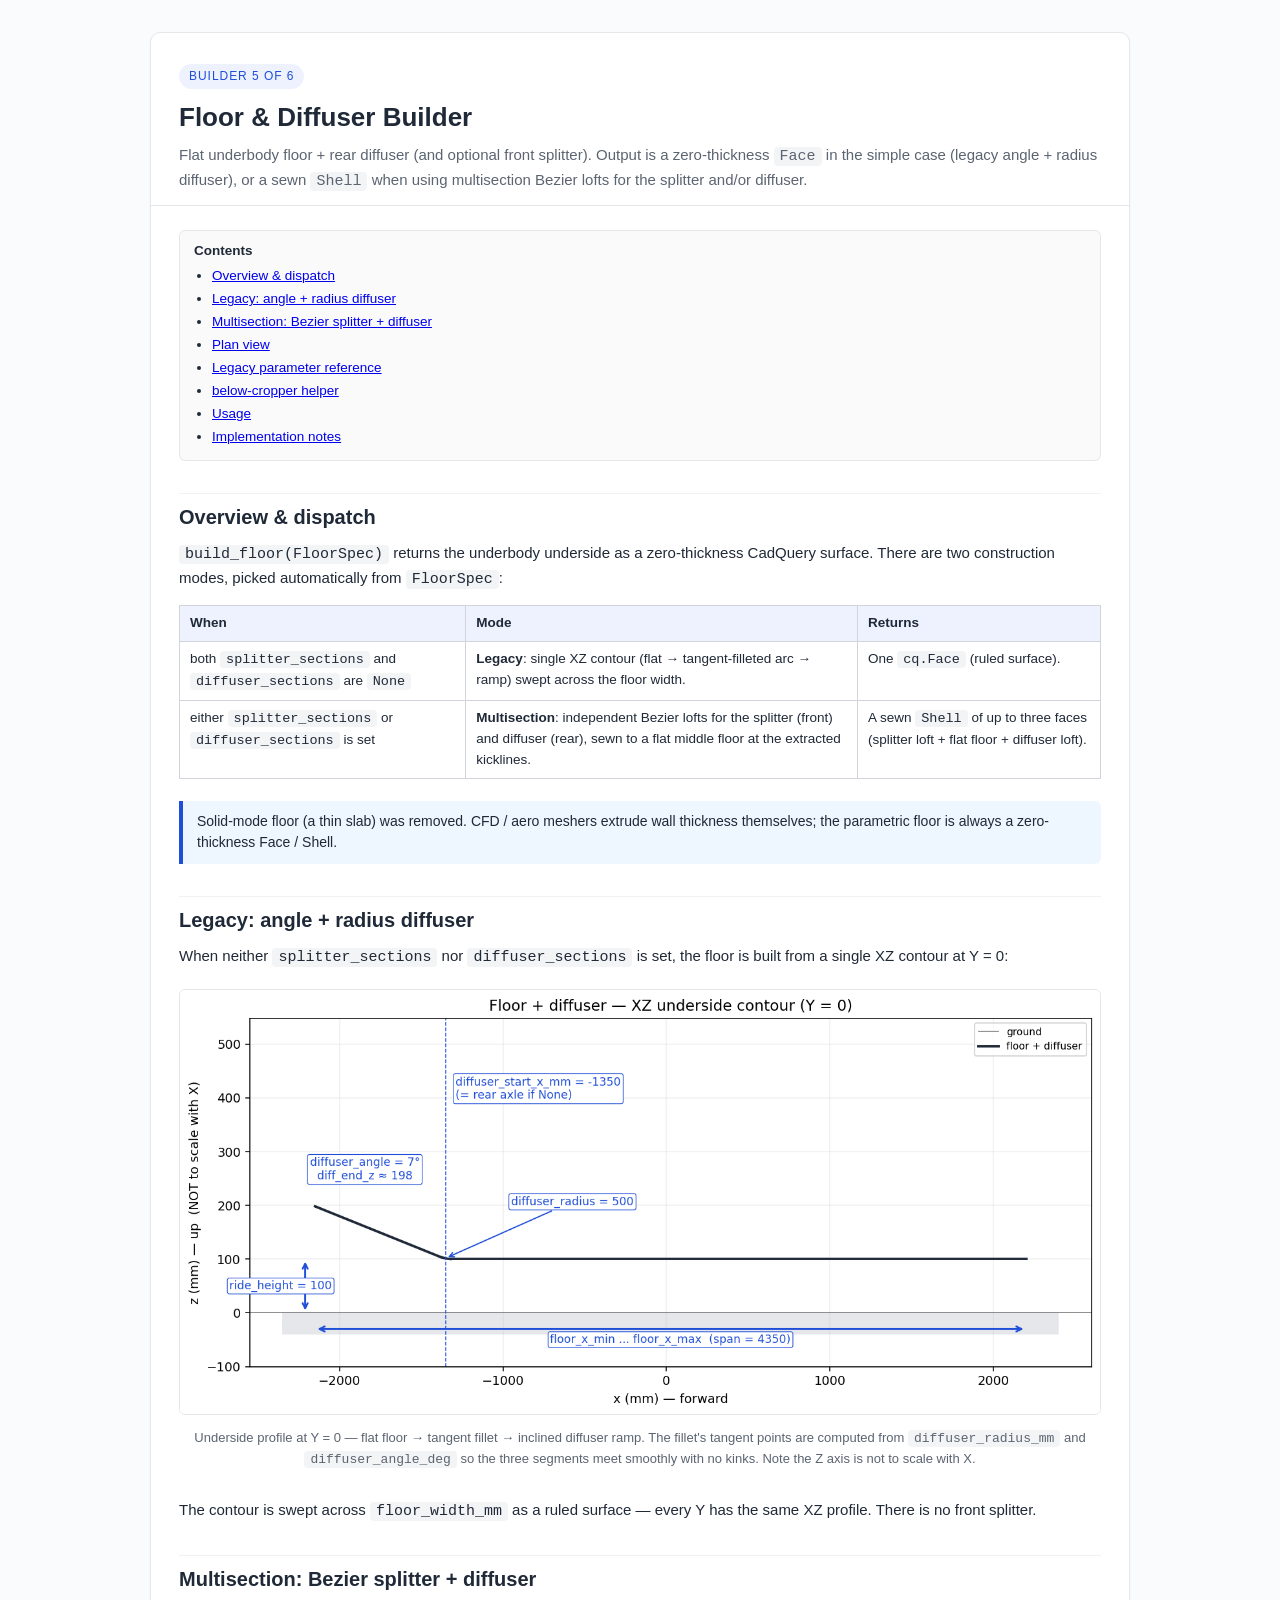
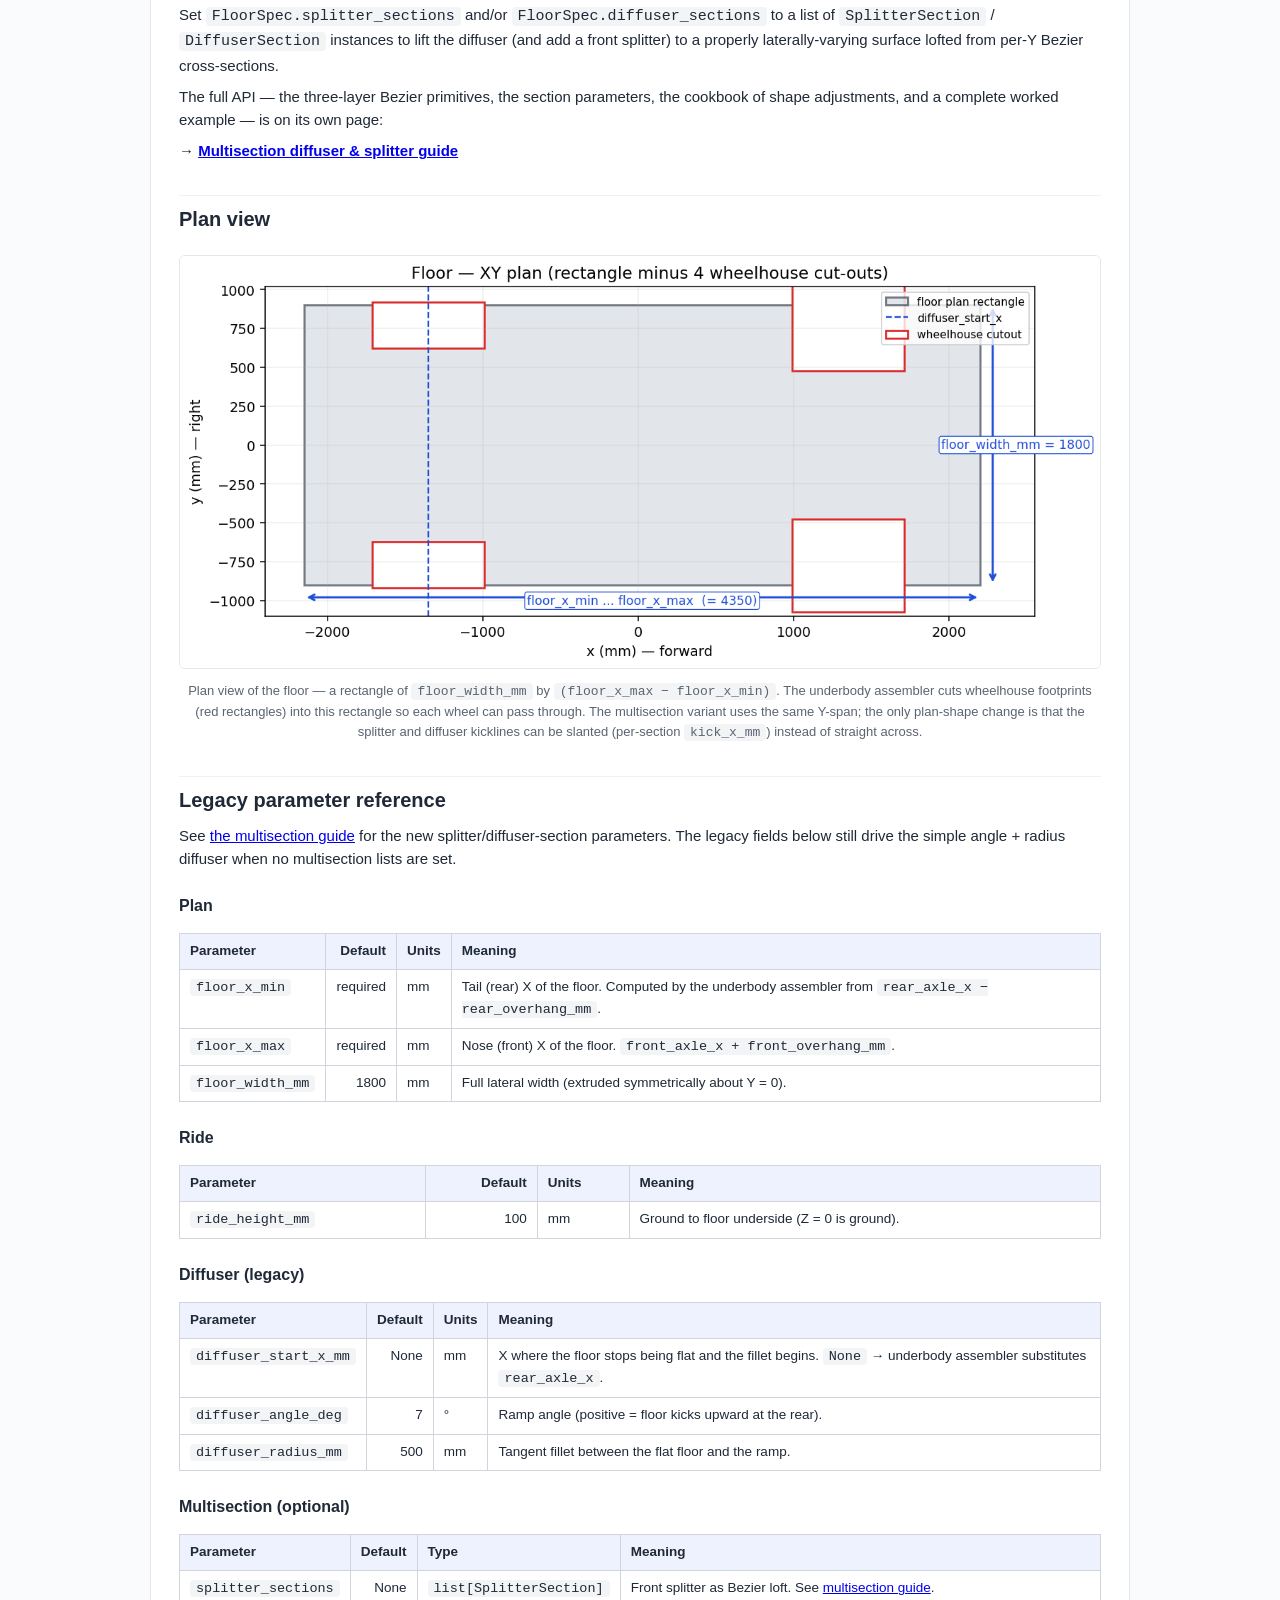
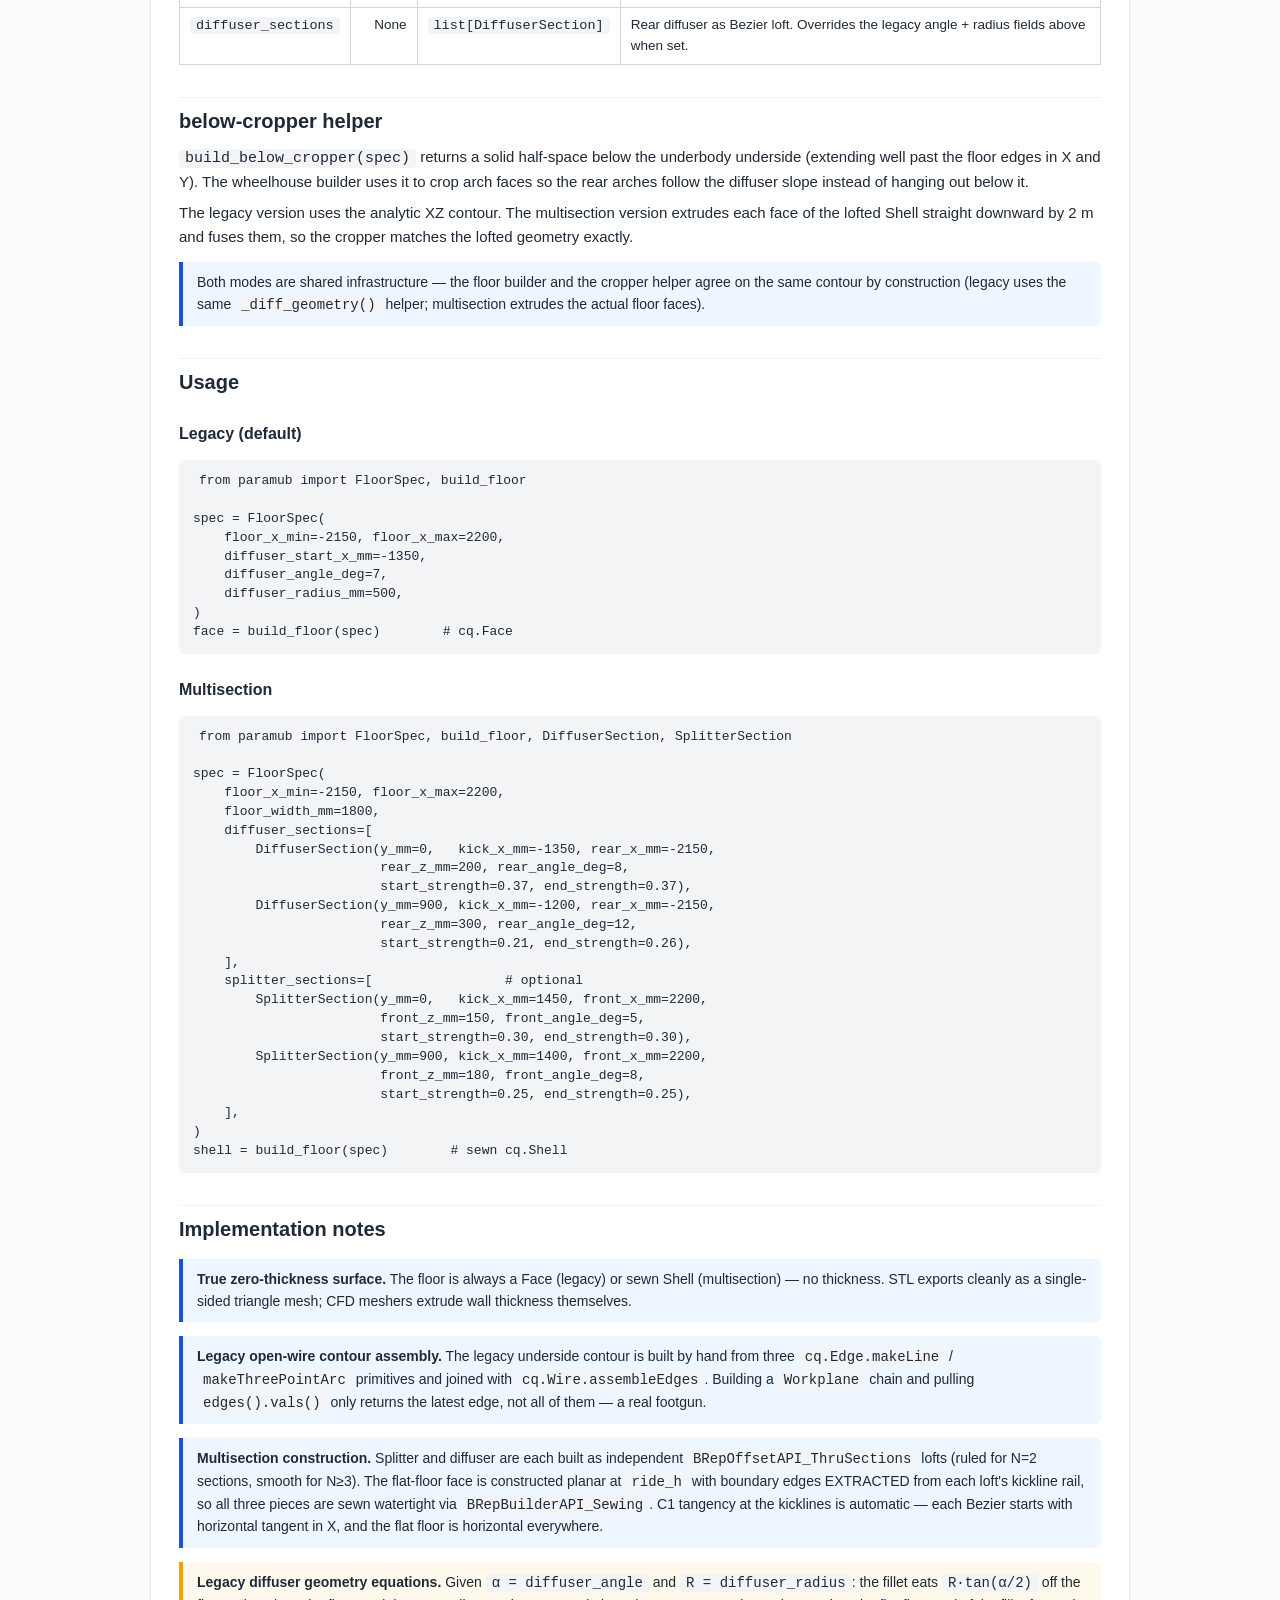
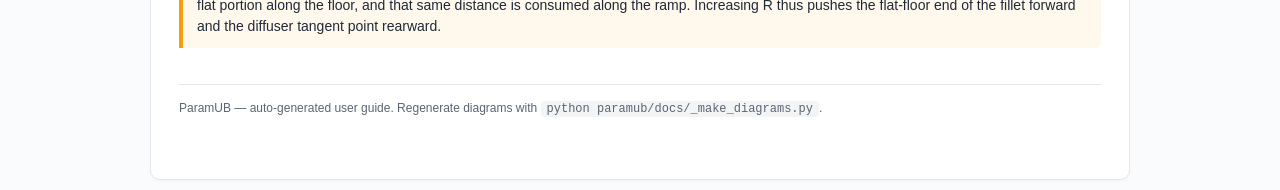
<file: paramub/docs/floor_builder.html>
<!doctype html>
<html lang="en">
<head>
<meta charset="utf-8">
<title>ParamUB — Floor &amp; Diffuser Builder</title>
<link rel="stylesheet" href="_style.css">
</head>
<body>
<main>
<header>
  <div class="tag">Builder 5 of 6</div>
  <h1>Floor &amp; Diffuser Builder</h1>
  <p class="subtitle">
    Flat underbody floor + rear diffuser (and optional front splitter).
    Output is a zero-thickness <code>Face</code> in the simple case
    (legacy angle + radius diffuser), or a sewn <code>Shell</code> when
    using multisection Bezier lofts for the splitter and/or diffuser.
  </p>
</header>

<nav class="toc">
  <strong>Contents</strong>
  <ul>
    <li><a href="#overview">Overview &amp; dispatch</a></li>
    <li><a href="#legacy">Legacy: angle + radius diffuser</a></li>
    <li><a href="#multisection">Multisection: Bezier splitter + diffuser</a></li>
    <li><a href="#plan">Plan view</a></li>
    <li><a href="#params">Legacy parameter reference</a></li>
    <li><a href="#below">below-cropper helper</a></li>
    <li><a href="#usage">Usage</a></li>
    <li><a href="#notes">Implementation notes</a></li>
  </ul>
</nav>

<h2 id="overview">Overview &amp; dispatch</h2>
<p>
  <code>build_floor(FloorSpec)</code> returns the underbody underside as
  a zero-thickness CadQuery surface. There are two construction modes,
  picked automatically from <code>FloorSpec</code>:
</p>
<table>
  <thead>
    <tr><th>When</th><th>Mode</th><th>Returns</th></tr>
  </thead>
  <tbody>
    <tr>
      <td>both <code>splitter_sections</code> and
          <code>diffuser_sections</code> are <code>None</code></td>
      <td><strong>Legacy</strong>: single XZ contour
          (flat → tangent-filleted arc → ramp) swept across the floor width.</td>
      <td>One <code>cq.Face</code> (ruled surface).</td>
    </tr>
    <tr>
      <td>either <code>splitter_sections</code> or
          <code>diffuser_sections</code> is set</td>
      <td><strong>Multisection</strong>: independent Bezier lofts for the
          splitter (front) and diffuser (rear), sewn to a flat middle
          floor at the extracted kicklines.</td>
      <td>A sewn <code>Shell</code> of up to three faces (splitter loft +
          flat floor + diffuser loft).</td>
    </tr>
  </tbody>
</table>
<div class="callout info">
  Solid-mode floor (a thin slab) was removed. CFD / aero meshers extrude
  wall thickness themselves; the parametric floor is always a zero-thickness
  Face / Shell.
</div>

<h2 id="legacy">Legacy: angle + radius diffuser</h2>
<p>
  When neither <code>splitter_sections</code> nor
  <code>diffuser_sections</code> is set, the floor is built from a
  single XZ contour at Y = 0:
</p>
<div class="figure">
  <img src="diagrams/floor_section.png" alt="Floor + diffuser XZ contour">
  <span class="caption">
    Underside profile at Y = 0 — flat floor → tangent fillet →
    inclined diffuser ramp. The fillet's tangent points are computed
    from <code>diffuser_radius_mm</code> and <code>diffuser_angle_deg</code>
    so the three segments meet smoothly with no kinks. Note the Z axis is
    not to scale with X.
  </span>
</div>
<p>
  The contour is swept across <code>floor_width_mm</code> as a ruled
  surface — every Y has the same XZ profile. There is no front splitter.
</p>

<h2 id="multisection">Multisection: Bezier splitter + diffuser</h2>
<p>
  Set <code>FloorSpec.splitter_sections</code> and/or
  <code>FloorSpec.diffuser_sections</code> to a list of
  <code>SplitterSection</code> / <code>DiffuserSection</code> instances
  to lift the diffuser (and add a front splitter) to a properly
  laterally-varying surface lofted from per-Y Bezier cross-sections.
</p>
<p>
  The full API — the three-layer Bezier primitives, the section
  parameters, the cookbook of shape adjustments, and a complete
  worked example — is on its own page:
</p>
<p>
  →&nbsp;<a href="multisection_diffuser.html"><strong>Multisection
  diffuser &amp; splitter guide</strong></a>
</p>

<h2 id="plan">Plan view</h2>
<div class="figure">
  <img src="diagrams/floor_plan.png" alt="Floor XY plan">
  <span class="caption">
    Plan view of the floor — a rectangle of <code>floor_width_mm</code>
    by <code>(floor_x_max − floor_x_min)</code>. The underbody assembler
    cuts wheelhouse footprints (red rectangles) into this rectangle so
    each wheel can pass through. The multisection variant uses the same
    Y-span; the only plan-shape change is that the splitter and diffuser
    kicklines can be slanted (per-section <code>kick_x_mm</code>) instead
    of straight across.
  </span>
</div>

<h2 id="params">Legacy parameter reference</h2>
<p>
  See <a href="multisection_diffuser.html">the multisection guide</a>
  for the new splitter/diffuser-section parameters. The legacy fields
  below still drive the simple angle + radius diffuser when no
  multisection lists are set.
</p>

<h3>Plan</h3>
<table>
  <thead><tr><th>Parameter</th><th class="num">Default</th><th>Units</th><th>Meaning</th></tr></thead>
  <tbody>
    <tr><td><code>floor_x_min</code></td><td class="num">required</td><td>mm</td>
        <td>Tail (rear) X of the floor. Computed by the underbody assembler
            from <code>rear_axle_x − rear_overhang_mm</code>.</td></tr>
    <tr><td><code>floor_x_max</code></td><td class="num">required</td><td>mm</td>
        <td>Nose (front) X of the floor.
            <code>front_axle_x + front_overhang_mm</code>.</td></tr>
    <tr><td><code>floor_width_mm</code></td><td class="num">1800</td><td>mm</td>
        <td>Full lateral width (extruded symmetrically about Y = 0).</td></tr>
  </tbody>
</table>

<h3>Ride</h3>
<table>
  <thead><tr><th>Parameter</th><th class="num">Default</th><th>Units</th><th>Meaning</th></tr></thead>
  <tbody>
    <tr><td><code>ride_height_mm</code></td><td class="num">100</td><td>mm</td>
        <td>Ground to floor underside (Z = 0 is ground).</td></tr>
  </tbody>
</table>

<h3>Diffuser (legacy)</h3>
<table>
  <thead><tr><th>Parameter</th><th class="num">Default</th><th>Units</th><th>Meaning</th></tr></thead>
  <tbody>
    <tr><td><code>diffuser_start_x_mm</code></td><td class="num">None</td><td>mm</td>
        <td>X where the floor stops being flat and the fillet begins.
            <code>None</code> → underbody assembler substitutes
            <code>rear_axle_x</code>.</td></tr>
    <tr><td><code>diffuser_angle_deg</code></td><td class="num">7</td><td>°</td>
        <td>Ramp angle (positive = floor kicks upward at the rear).</td></tr>
    <tr><td><code>diffuser_radius_mm</code></td><td class="num">500</td><td>mm</td>
        <td>Tangent fillet between the flat floor and the ramp.</td></tr>
  </tbody>
</table>

<h3>Multisection (optional)</h3>
<table>
  <thead><tr><th>Parameter</th><th class="num">Default</th><th>Type</th><th>Meaning</th></tr></thead>
  <tbody>
    <tr><td><code>splitter_sections</code></td><td class="num">None</td>
        <td><code>list[SplitterSection]</code></td>
        <td>Front splitter as Bezier loft. See
            <a href="multisection_diffuser.html">multisection guide</a>.</td></tr>
    <tr><td><code>diffuser_sections</code></td><td class="num">None</td>
        <td><code>list[DiffuserSection]</code></td>
        <td>Rear diffuser as Bezier loft. Overrides the legacy
            angle + radius fields above when set.</td></tr>
  </tbody>
</table>

<h2 id="below">below-cropper helper</h2>
<p>
  <code>build_below_cropper(spec)</code> returns a solid half-space below
  the underbody underside (extending well past the floor edges in X and
  Y). The wheelhouse builder uses it to crop arch faces so the rear
  arches follow the diffuser slope instead of hanging out below it.
</p>
<p>
  The legacy version uses the analytic XZ contour. The multisection
  version extrudes each face of the lofted Shell straight downward by
  2 m and fuses them, so the cropper matches the lofted geometry
  exactly.
</p>
<div class="callout info">
  Both modes are shared infrastructure — the floor builder and the
  cropper helper agree on the same contour by construction (legacy uses
  the same <code>_diff_geometry()</code> helper; multisection extrudes
  the actual floor faces).
</div>

<h2 id="usage">Usage</h2>

<h3>Legacy (default)</h3>
<pre><code>from paramub import FloorSpec, build_floor

spec = FloorSpec(
    floor_x_min=-2150, floor_x_max=2200,
    diffuser_start_x_mm=-1350,
    diffuser_angle_deg=7,
    diffuser_radius_mm=500,
)
face = build_floor(spec)        # cq.Face
</code></pre>

<h3>Multisection</h3>
<pre><code>from paramub import FloorSpec, build_floor, DiffuserSection, SplitterSection

spec = FloorSpec(
    floor_x_min=-2150, floor_x_max=2200,
    floor_width_mm=1800,
    diffuser_sections=[
        DiffuserSection(y_mm=0,   kick_x_mm=-1350, rear_x_mm=-2150,
                        rear_z_mm=200, rear_angle_deg=8,
                        start_strength=0.37, end_strength=0.37),
        DiffuserSection(y_mm=900, kick_x_mm=-1200, rear_x_mm=-2150,
                        rear_z_mm=300, rear_angle_deg=12,
                        start_strength=0.21, end_strength=0.26),
    ],
    splitter_sections=[                 # optional
        SplitterSection(y_mm=0,   kick_x_mm=1450, front_x_mm=2200,
                        front_z_mm=150, front_angle_deg=5,
                        start_strength=0.30, end_strength=0.30),
        SplitterSection(y_mm=900, kick_x_mm=1400, front_x_mm=2200,
                        front_z_mm=180, front_angle_deg=8,
                        start_strength=0.25, end_strength=0.25),
    ],
)
shell = build_floor(spec)        # sewn cq.Shell
</code></pre>

<h2 id="notes">Implementation notes</h2>
<div class="callout info">
  <strong>True zero-thickness surface.</strong> The floor is always a
  Face (legacy) or sewn Shell (multisection) — no thickness. STL exports
  cleanly as a single-sided triangle mesh; CFD meshers extrude wall
  thickness themselves.
</div>
<div class="callout info">
  <strong>Legacy open-wire contour assembly.</strong> The legacy
  underside contour is built by hand from three <code>cq.Edge.makeLine</code>
  / <code>makeThreePointArc</code> primitives and joined with
  <code>cq.Wire.assembleEdges</code>. Building a <code>Workplane</code>
  chain and pulling <code>edges().vals()</code> only returns the latest
  edge, not all of them — a real footgun.
</div>
<div class="callout info">
  <strong>Multisection construction.</strong> Splitter and diffuser are
  each built as independent <code>BRepOffsetAPI_ThruSections</code>
  lofts (ruled for N=2 sections, smooth for N≥3). The flat-floor face
  is constructed planar at <code>ride_h</code> with boundary edges
  EXTRACTED from each loft's kickline rail, so all three pieces are
  sewn watertight via <code>BRepBuilderAPI_Sewing</code>. C1 tangency at
  the kicklines is automatic — each Bezier starts with horizontal
  tangent in X, and the flat floor is horizontal everywhere.
</div>
<div class="callout">
  <strong>Legacy diffuser geometry equations.</strong> Given
  <code>α = diffuser_angle</code> and <code>R = diffuser_radius</code>:
  the fillet eats <code>R·tan(α/2)</code> off the flat portion along the
  floor, and that same distance is consumed along the ramp.
  Increasing R thus pushes the flat-floor end of the fillet forward and
  the diffuser tangent point rearward.
</div>

<footer>ParamUB — auto-generated user guide. Regenerate diagrams with
<code>python paramub/docs/_make_diagrams.py</code>.</footer>
</main>
</body>
</html>
</file>
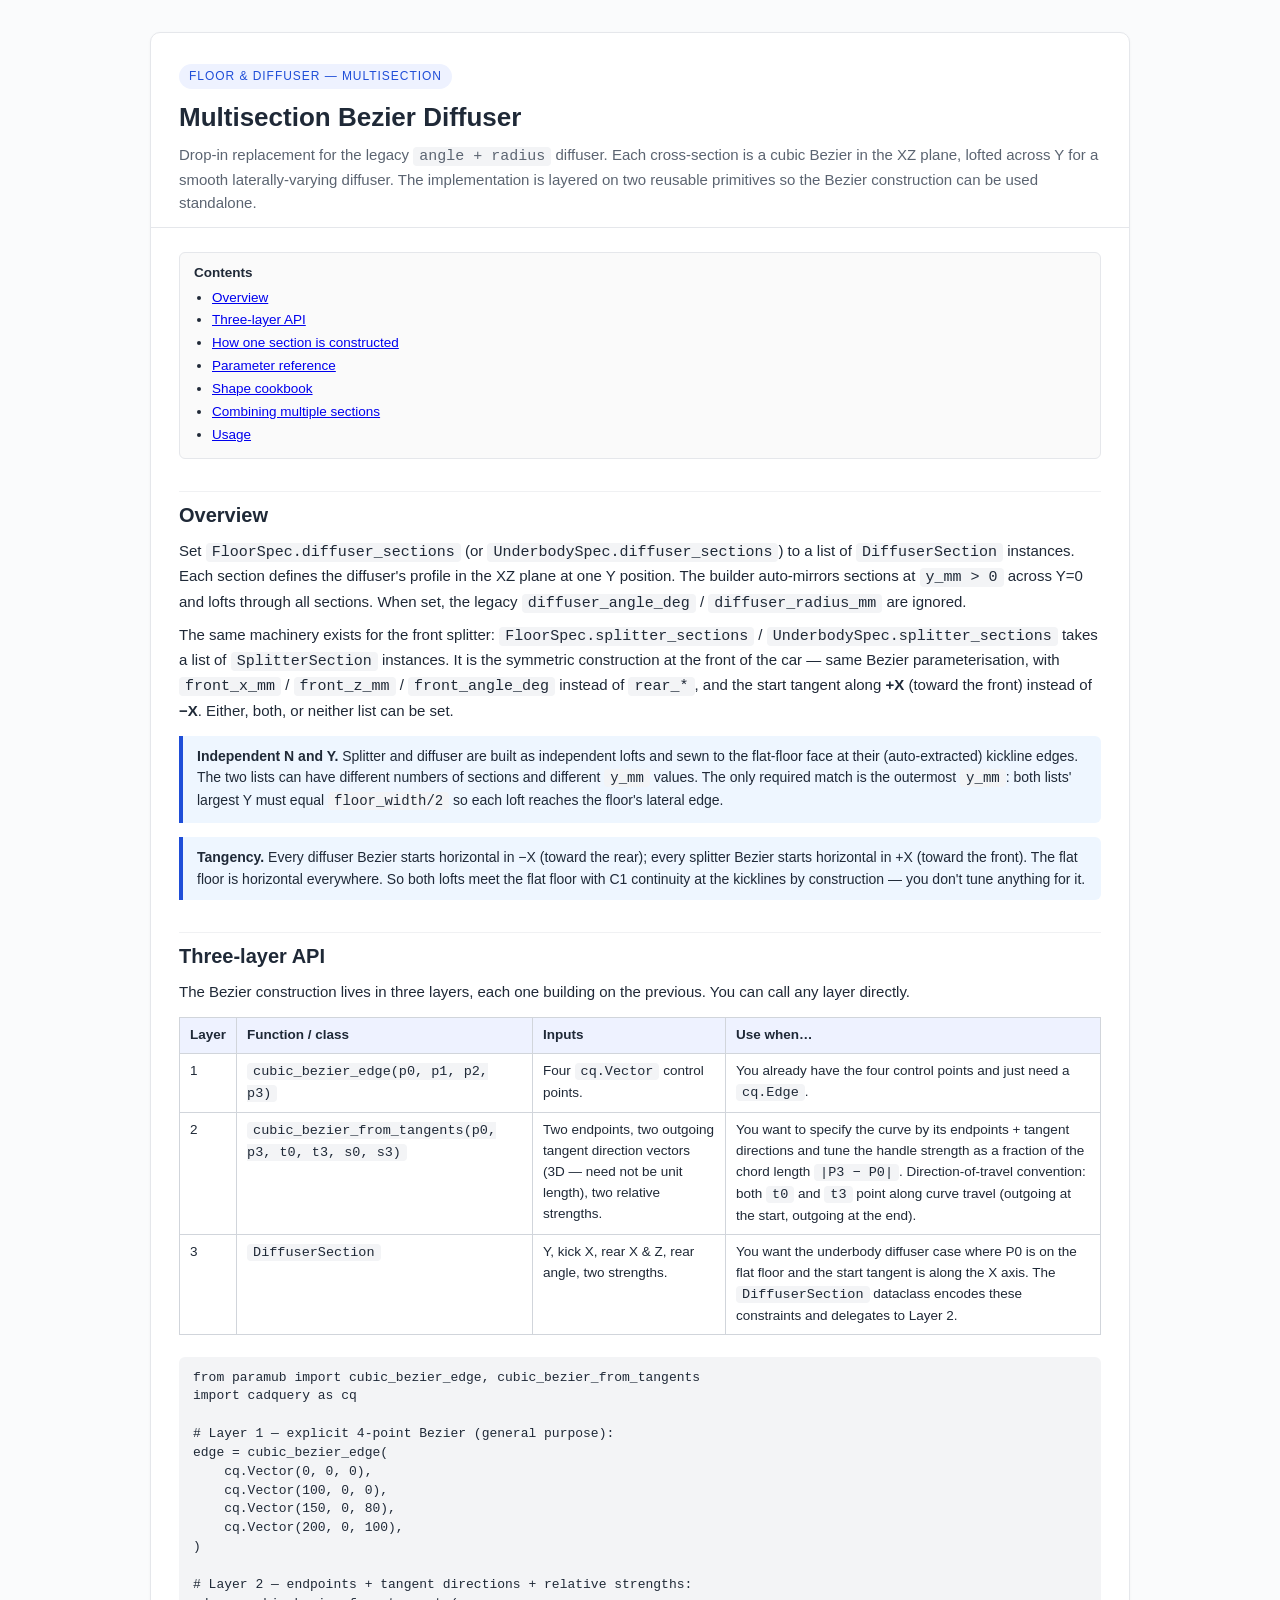
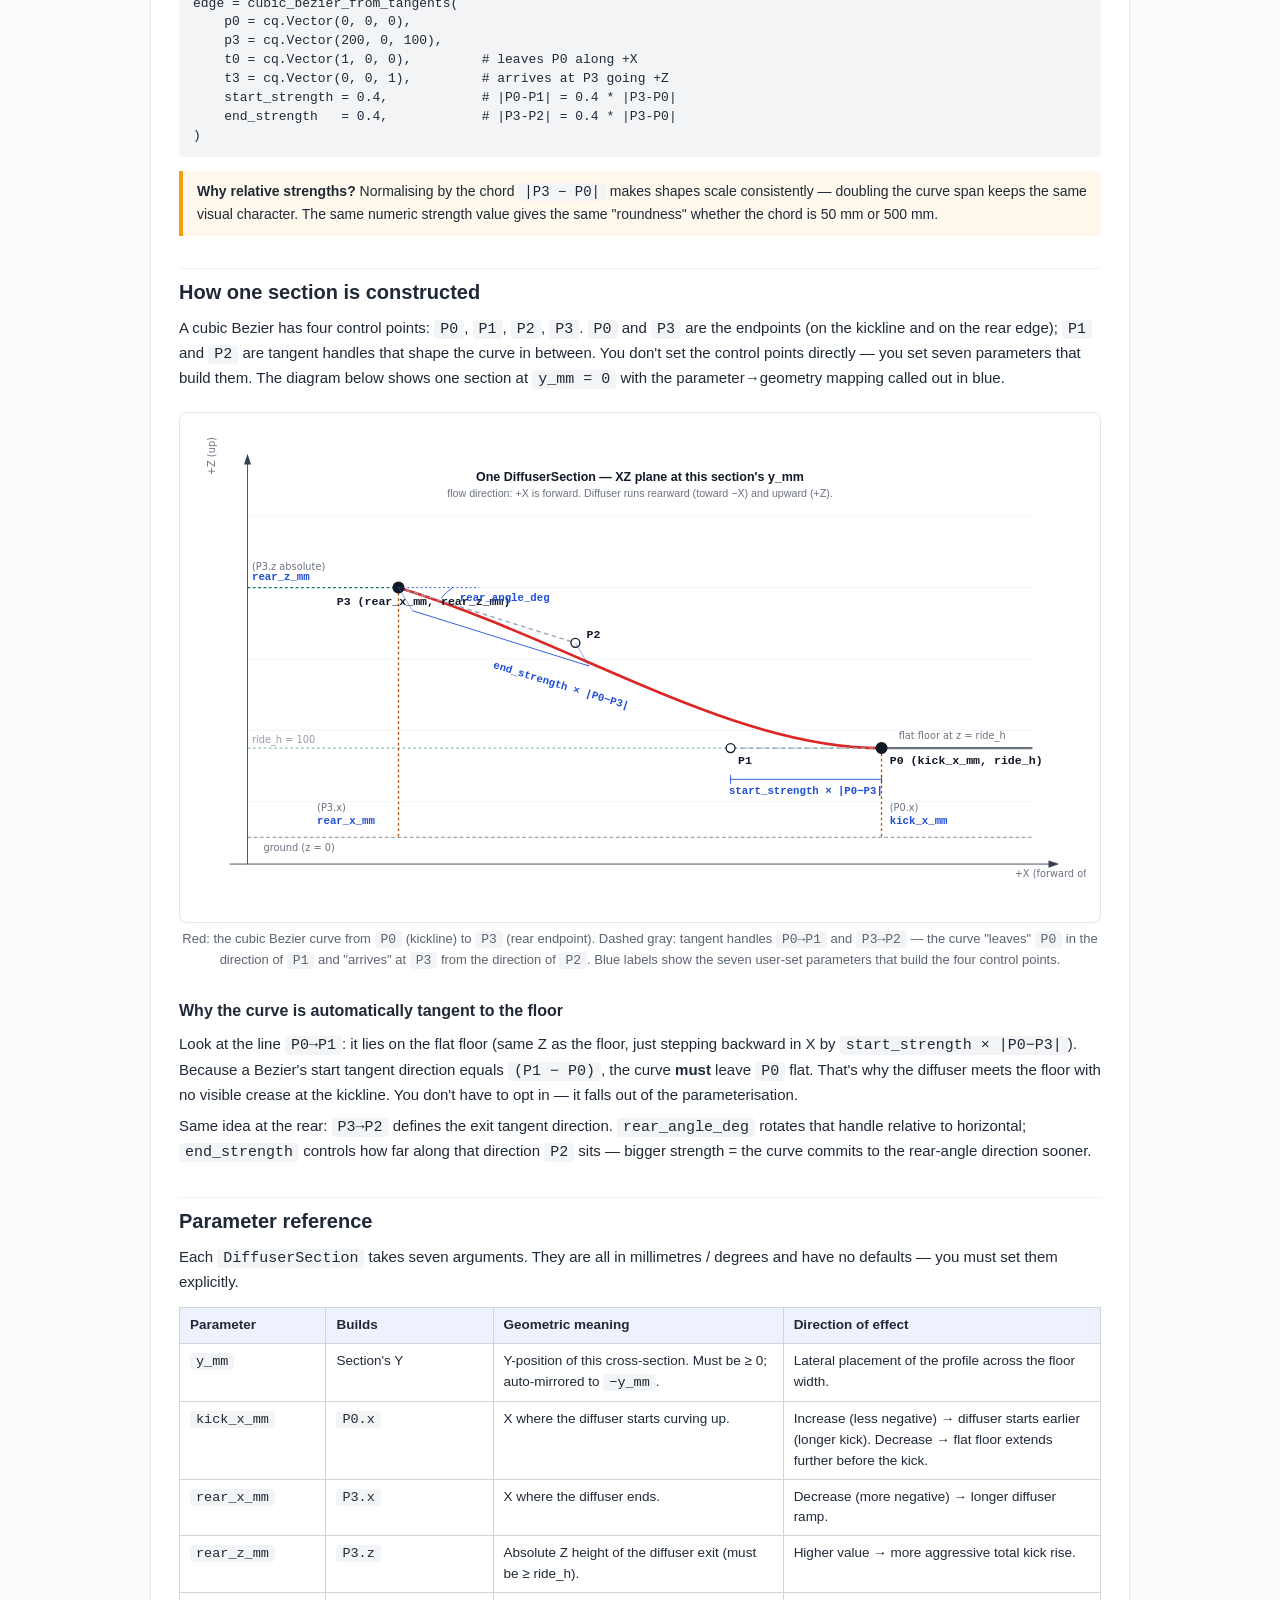
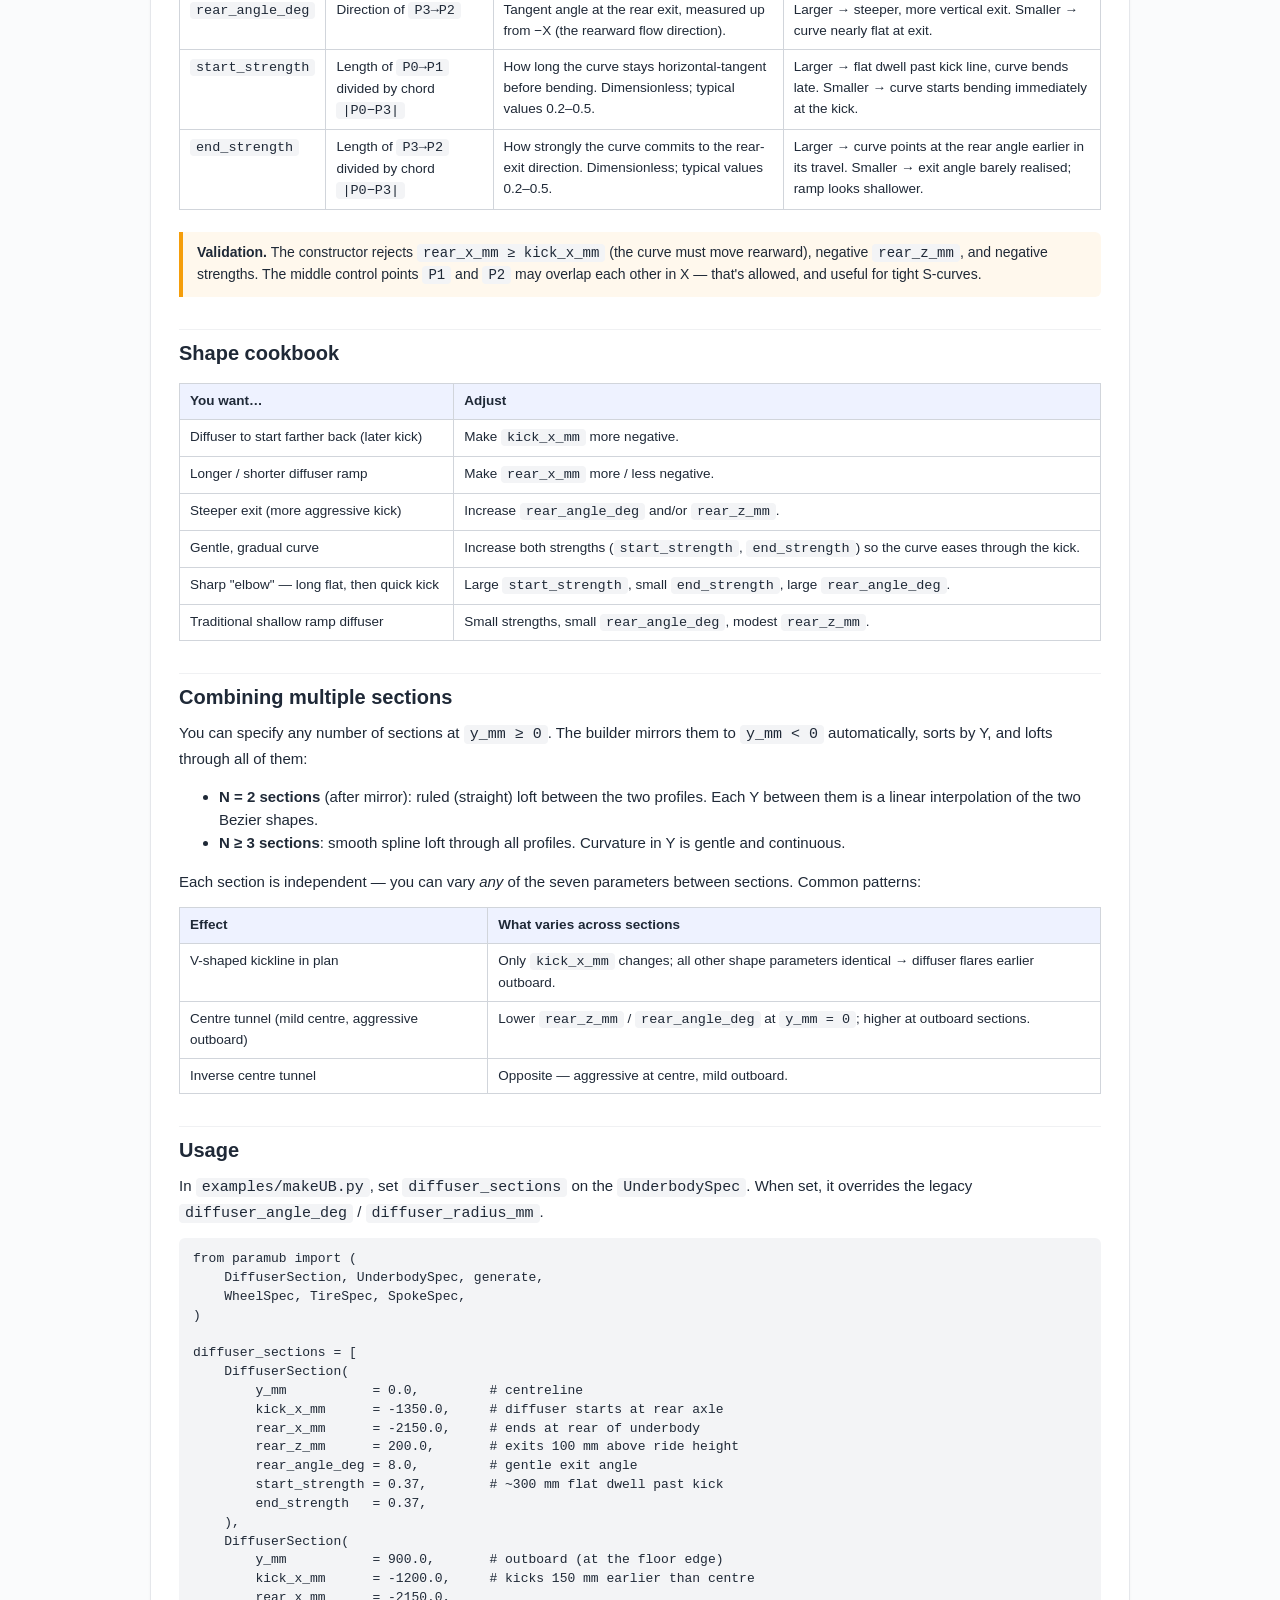
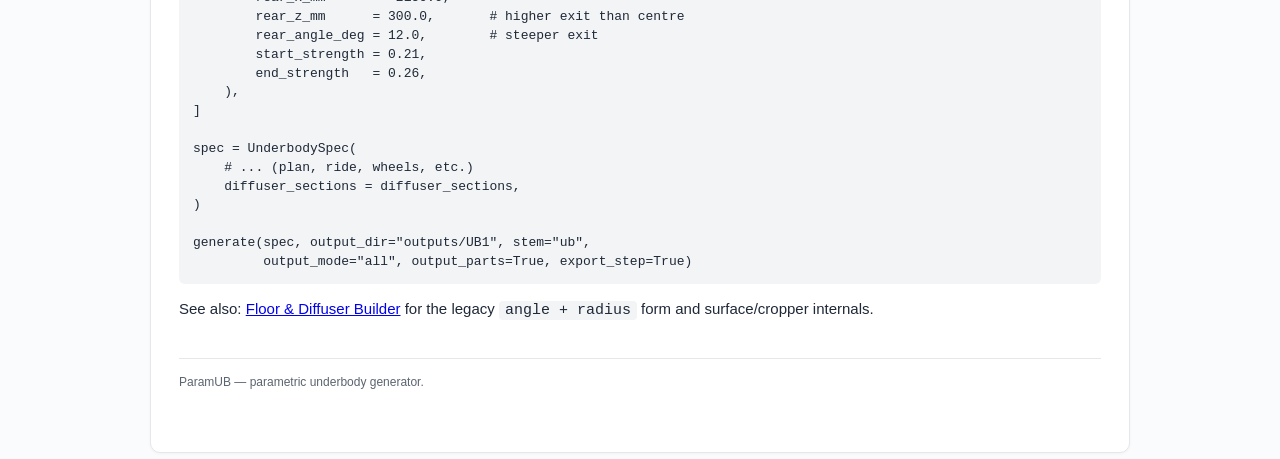
<file: paramub/docs/multisection_diffuser.html>
<!doctype html>
<html lang="en">
<head>
<meta charset="utf-8">
<title>ParamUB — Multisection Bezier Diffuser</title>
<link rel="stylesheet" href="_style.css">
<style>
  /* Diagram-local tweaks: keep labels readable on SVG */
  .diagram svg { width: 100%; height: auto; display: block; }
  .diagram { border: 1px solid #e5e7eb; border-radius: 8px; padding: 14px;
             background: white; }
  .diagram .legend { display: flex; flex-wrap: wrap; gap: 16px;
                     margin-top: 10px; font-size: 13px; color: #374151; }
  .diagram .legend .sw { display: inline-block; width: 22px; height: 4px;
                         vertical-align: middle; margin-right: 6px; }
  .pt-label { font: 600 13px ui-monospace, SFMono-Regular, Menlo, monospace;
              fill: #111827; }
  .param-label { font: 600 12px ui-monospace, SFMono-Regular, Menlo, monospace;
                 fill: #1f4ed8; }
  .axis-label { font: 11px ui-sans-serif, system-ui; fill: #6b7280; }
  .grid { stroke: #f3f4f6; stroke-width: 1; }
  .ground { stroke: #9ca3af; stroke-width: 1.5; stroke-dasharray: 4 3; }
  .floor  { stroke: #6b7280; stroke-width: 2.5; }
  .handle { stroke: #94a3b8; stroke-width: 1.5; stroke-dasharray: 5 4; }
  .bezier { stroke: #dc2626; stroke-width: 3; fill: none; }
  .point  { stroke: #111827; stroke-width: 1.5; fill: white; }
  .point.end { fill: #111827; }
  .leader { stroke: #1f4ed8; stroke-width: 1; }
  .annot-x { stroke: #047857; stroke-width: 1.5; }
  .annot-z { stroke: #b45309; stroke-width: 1.5; }
</style>
</head>
<body>
<main>
<header>
  <div class="tag">Floor &amp; Diffuser — Multisection</div>
  <h1>Multisection Bezier Diffuser</h1>
  <p class="subtitle">
    Drop-in replacement for the legacy <code>angle + radius</code> diffuser.
    Each cross-section is a cubic Bezier in the XZ plane, lofted across
    Y for a smooth laterally-varying diffuser. The implementation is
    layered on two reusable primitives so the Bezier construction can be
    used standalone.
  </p>
</header>

<nav class="toc">
  <strong>Contents</strong>
  <ul>
    <li><a href="#overview">Overview</a></li>
    <li><a href="#layers">Three-layer API</a></li>
    <li><a href="#construction">How one section is constructed</a></li>
    <li><a href="#params">Parameter reference</a></li>
    <li><a href="#cookbook">Shape cookbook</a></li>
    <li><a href="#sections">Combining multiple sections</a></li>
    <li><a href="#usage">Usage</a></li>
  </ul>
</nav>

<h2 id="overview">Overview</h2>
<p>
  Set <code>FloorSpec.diffuser_sections</code> (or
  <code>UnderbodySpec.diffuser_sections</code>) to a list of
  <code>DiffuserSection</code> instances. Each section defines the
  diffuser's profile in the XZ plane at one Y position. The builder
  auto-mirrors sections at <code>y_mm &gt; 0</code> across Y=0 and lofts
  through all sections. When set, the legacy
  <code>diffuser_angle_deg</code> / <code>diffuser_radius_mm</code> are
  ignored.
</p>
<p>
  The same machinery exists for the front splitter:
  <code>FloorSpec.splitter_sections</code> /
  <code>UnderbodySpec.splitter_sections</code> takes a list of
  <code>SplitterSection</code> instances. It is the symmetric
  construction at the front of the car — same Bezier parameterisation,
  with <code>front_x_mm</code> / <code>front_z_mm</code> /
  <code>front_angle_deg</code> instead of <code>rear_*</code>, and the
  start tangent along <strong>+X</strong> (toward the front) instead of
  <strong>−X</strong>. Either, both, or neither list can be set.
</p>
<div class="callout info">
  <strong>Independent N and Y.</strong> Splitter and diffuser are built
  as independent lofts and sewn to the flat-floor face at their
  (auto-extracted) kickline edges. The two lists can have different
  numbers of sections and different <code>y_mm</code> values. The only
  required match is the outermost <code>y_mm</code>: both lists' largest
  Y must equal <code>floor_width/2</code> so each loft reaches the
  floor's lateral edge.
</div>
<div class="callout info">
  <strong>Tangency.</strong> Every diffuser Bezier starts horizontal in
  −X (toward the rear); every splitter Bezier starts horizontal in +X
  (toward the front). The flat floor is horizontal everywhere. So both
  lofts meet the flat floor with C1 continuity at the kicklines by
  construction — you don't tune anything for it.
</div>

<h2 id="layers">Three-layer API</h2>
<p>
  The Bezier construction lives in three layers, each one building on
  the previous. You can call any layer directly.
</p>
<table>
  <thead>
    <tr><th>Layer</th><th>Function / class</th><th>Inputs</th><th>Use when…</th></tr>
  </thead>
  <tbody>
    <tr>
      <td>1</td>
      <td><code>cubic_bezier_edge(p0, p1, p2, p3)</code></td>
      <td>Four <code>cq.Vector</code> control points.</td>
      <td>You already have the four control points and just need a
          <code>cq.Edge</code>.</td>
    </tr>
    <tr>
      <td>2</td>
      <td><code>cubic_bezier_from_tangents(p0, p3, t0, t3, s0, s3)</code></td>
      <td>Two endpoints, two outgoing tangent direction vectors
          (3D — need not be unit length), two relative strengths.</td>
      <td>You want to specify the curve by its endpoints + tangent
          directions and tune the handle strength as a fraction of the
          chord length <code>|P3 − P0|</code>. Direction-of-travel
          convention: both <code>t0</code> and <code>t3</code> point
          along curve travel (outgoing at the start, outgoing at the
          end).</td>
    </tr>
    <tr>
      <td>3</td>
      <td><code>DiffuserSection</code></td>
      <td>Y, kick X, rear X &amp; Z, rear angle, two strengths.</td>
      <td>You want the underbody diffuser case where P0 is on the flat
          floor and the start tangent is along the X axis. The
          <code>DiffuserSection</code> dataclass encodes these
          constraints and delegates to Layer 2.</td>
    </tr>
  </tbody>
</table>
<pre>from paramub import cubic_bezier_edge, cubic_bezier_from_tangents
import cadquery as cq

# Layer 1 — explicit 4-point Bezier (general purpose):
edge = cubic_bezier_edge(
    cq.Vector(0, 0, 0),
    cq.Vector(100, 0, 0),
    cq.Vector(150, 0, 80),
    cq.Vector(200, 0, 100),
)

# Layer 2 — endpoints + tangent directions + relative strengths:
edge = cubic_bezier_from_tangents(
    p0 = cq.Vector(0, 0, 0),
    p3 = cq.Vector(200, 0, 100),
    t0 = cq.Vector(1, 0, 0),         # leaves P0 along +X
    t3 = cq.Vector(0, 0, 1),         # arrives at P3 going +Z
    start_strength = 0.4,            # |P0-P1| = 0.4 * |P3-P0|
    end_strength   = 0.4,            # |P3-P2| = 0.4 * |P3-P0|
)
</pre>
<div class="callout">
  <strong>Why relative strengths?</strong> Normalising by the chord
  <code>|P3 − P0|</code> makes shapes scale consistently — doubling the
  curve span keeps the same visual character. The same numeric strength
  value gives the same "roundness" whether the chord is 50 mm or
  500 mm.
</div>

<h2 id="construction">How one section is constructed</h2>
<p>
  A cubic Bezier has four control points: <code>P0</code>, <code>P1</code>,
  <code>P2</code>, <code>P3</code>. <code>P0</code> and <code>P3</code>
  are the endpoints (on the kickline and on the rear edge); <code>P1</code>
  and <code>P2</code> are tangent handles that shape the curve in between.
  You don't set the control points directly — you set seven parameters
  that build them. The diagram below shows one section at
  <code>y_mm = 0</code> with the parameter→geometry mapping called out
  in blue.
</p>

<div class="figure">
  <div class="diagram">
    <svg viewBox="0 0 1000 540" xmlns="http://www.w3.org/2000/svg"
         role="img" aria-label="Diagram of a single DiffuserSection in the XZ plane">

      <!-- ---- grid + axes ---- -->
      <g class="grid">
        <line x1="60" y1="100" x2="940" y2="100"/>
        <line x1="60" y1="180" x2="940" y2="180"/>
        <line x1="60" y1="260" x2="940" y2="260"/>
        <line x1="60" y1="340" x2="940" y2="340"/>
        <line x1="60" y1="420" x2="940" y2="420"/>
      </g>
      <!-- ground (z=0) -->
      <line class="ground" x1="60" y1="460" x2="940" y2="460"/>
      <text class="axis-label" x="78" y="475">ground (z = 0)</text>

      <!-- Z axis arrow -->
      <line x1="60" y1="490" x2="60" y2="40" stroke="#374151" stroke-width="1"/>
      <polygon points="60,30 56,42 64,42" fill="#374151"/>
      <text class="axis-label" x="20" y="42" transform="rotate(-90 28,46)">+Z (up)</text>

      <!-- X axis arrow (note: car +X points forward = toward right in this view, but rear of car is at large -X = left side) -->
      <line x1="40" y1="490" x2="960" y2="490" stroke="#374151" stroke-width="1"/>
      <polygon points="970,490 958,486 958,494" fill="#374151"/>
      <text class="axis-label" x="920" y="505">+X (forward of car)</text>

      <!-- ---- flat floor segment (z = ride_h = 100) ---- -->
      <!-- Floor from P0 (kick) extending forward (+X) to x_max (right edge) -->
      <line class="floor" x1="770.77" y1="360" x2="940" y2="360"/>
      <text class="axis-label" x="850" y="350" text-anchor="middle">flat floor at z = ride_h</text>

      <!-- vertical reference at kick_x -->
      <line x1="770.77" y1="360" x2="770.77" y2="460" class="annot-z"
            stroke-dasharray="3 3"/>
      <text class="param-label" x="780" y="445">kick_x_mm</text>
      <text class="axis-label" x="780" y="430">(P0.x)</text>

      <!-- vertical reference at rear_x -->
      <line x1="229.23" y1="180" x2="229.23" y2="460" class="annot-z"
            stroke-dasharray="3 3"/>
      <text class="param-label" x="138" y="445">rear_x_mm</text>
      <text class="axis-label" x="138" y="430">(P3.x)</text>

      <!-- horizontal reference for rear_z height -->
      <line x1="60" y1="180" x2="229.23" y2="180" class="annot-x"
            stroke-dasharray="3 3"/>
      <text class="param-label" x="65" y="172">rear_z_mm</text>
      <text class="axis-label" x="65" y="160">(P3.z absolute)</text>

      <!-- horizontal reference for ride_h -->
      <line x1="60" y1="360" x2="770.77" y2="360" class="annot-x"
            stroke-dasharray="3 3" opacity="0.45"/>
      <text class="axis-label" x="65" y="354" opacity="0.7">ride_h = 100</text>

      <!-- ---- Bezier curve ---- -->
      <path class="bezier"
            d="M 770.77 360 C 601.54 360, 427.55 242, 229.23 180"/>

      <!-- ---- handles (dashed) ---- -->
      <line class="handle" x1="770.77" y1="360" x2="601.54" y2="360"/>
      <line class="handle" x1="229.23" y1="180" x2="427.55" y2="242"/>

      <!-- ---- control points ---- -->
      <!-- P0 -->
      <circle class="point end" cx="770.77" cy="360" r="6"/>
      <text class="pt-label" x="780" y="378">P0  (kick_x_mm, ride_h)</text>

      <!-- P1 -->
      <circle class="point" cx="601.54" cy="360" r="5"/>
      <text class="pt-label" x="610" y="378">P1</text>

      <!-- P2 -->
      <circle class="point" cx="427.55" cy="242" r="5"/>
      <text class="pt-label" x="440" y="237">P2</text>

      <!-- P3 -->
      <circle class="point end" cx="229.23" cy="180" r="6"/>
      <text class="pt-label" x="160" y="200">P3  (rear_x_mm, rear_z_mm)</text>

      <!-- ---- start_strength annotation ---- -->
      <!-- bracket below P0->P1 -->
      <line x1="770.77" y1="395" x2="601.54" y2="395" class="leader"/>
      <line x1="770.77" y1="390" x2="770.77" y2="400" class="leader"/>
      <line x1="601.54" y1="390" x2="601.54" y2="400" class="leader"/>
      <text class="param-label" x="686" y="412" text-anchor="middle">start_strength × |P0−P3|</text>

      <!-- ---- end_strength annotation ---- -->
      <!-- offset line parallel to P3->P2 -->
      <line x1="245" y1="206" x2="443" y2="268" class="leader"/>
      <line x1="229.23" y1="180" x2="245" y2="206" class="leader" opacity="0.5"/>
      <line x1="427.55" y1="242" x2="443" y2="268" class="leader" opacity="0.5"/>
      <text class="param-label" x="335" y="270"
            transform="rotate(17 335,270)">end_strength × |P0−P3|</text>

      <!-- ---- rear_angle_deg annotation ---- -->
      <!-- small arc at P3 showing angle between P3->P2 tangent and horizontal -->
      <path d="M 290 180 A 60 60 0 0 0 277 192" fill="none"
            class="leader"/>
      <text class="param-label" x="298" y="195">rear_angle_deg</text>
      <!-- horizontal reference dash off P3 -->
      <line x1="229.23" y1="180" x2="320" y2="180" stroke="#1f4ed8"
            stroke-width="1" stroke-dasharray="2 3"/>

      <!-- title / caption text -->
      <text x="500" y="60" text-anchor="middle"
            font-size="14" font-weight="600" fill="#111827">
        One DiffuserSection — XZ plane at this section's y_mm
      </text>
      <text x="500" y="78" text-anchor="middle" font-size="12"
            fill="#6b7280">
        flow direction: +X is forward. Diffuser runs rearward (toward −X) and upward (+Z).
      </text>
    </svg>
  </div>
  <span class="caption">
    Red: the cubic Bezier curve from <code>P0</code> (kickline) to
    <code>P3</code> (rear endpoint). Dashed gray: tangent handles
    <code>P0→P1</code> and <code>P3→P2</code> — the curve "leaves"
    <code>P0</code> in the direction of <code>P1</code> and "arrives"
    at <code>P3</code> from the direction of <code>P2</code>. Blue labels
    show the seven user-set parameters that build the four control points.
  </span>
</div>

<h3>Why the curve is automatically tangent to the floor</h3>
<p>
  Look at the line <code>P0→P1</code>: it lies on the flat floor (same Z
  as the floor, just stepping backward in X by
  <code>start_strength × |P0−P3|</code>).
  Because a Bezier's start tangent direction equals
  <code>(P1 − P0)</code>, the curve <strong>must</strong> leave
  <code>P0</code> flat. That's why the diffuser meets the floor with no
  visible crease at the kickline. You don't have to opt in — it falls
  out of the parameterisation.
</p>
<p>
  Same idea at the rear: <code>P3→P2</code> defines the exit tangent
  direction. <code>rear_angle_deg</code> rotates that handle relative
  to horizontal; <code>end_strength</code> controls how far along that
  direction <code>P2</code> sits — bigger strength = the curve commits
  to the rear-angle direction sooner.
</p>

<h2 id="params">Parameter reference</h2>
<p>
  Each <code>DiffuserSection</code> takes seven arguments. They are
  all in millimetres / degrees and have no defaults — you must set them
  explicitly.
</p>
<table>
  <thead>
    <tr>
      <th>Parameter</th>
      <th>Builds</th>
      <th>Geometric meaning</th>
      <th>Direction of effect</th>
    </tr>
  </thead>
  <tbody>
    <tr>
      <td><code>y_mm</code></td>
      <td>Section's Y</td>
      <td>Y-position of this cross-section. Must be ≥ 0; auto-mirrored
          to <code>−y_mm</code>.</td>
      <td>Lateral placement of the profile across the floor width.</td>
    </tr>
    <tr>
      <td><code>kick_x_mm</code></td>
      <td><code>P0.x</code></td>
      <td>X where the diffuser starts curving up.</td>
      <td>Increase (less negative) → diffuser starts earlier (longer kick).
          Decrease → flat floor extends further before the kick.</td>
    </tr>
    <tr>
      <td><code>rear_x_mm</code></td>
      <td><code>P3.x</code></td>
      <td>X where the diffuser ends.</td>
      <td>Decrease (more negative) → longer diffuser ramp.</td>
    </tr>
    <tr>
      <td><code>rear_z_mm</code></td>
      <td><code>P3.z</code></td>
      <td>Absolute Z height of the diffuser exit (must be ≥ ride_h).</td>
      <td>Higher value → more aggressive total kick rise.</td>
    </tr>
    <tr>
      <td><code>rear_angle_deg</code></td>
      <td>Direction of <code>P3→P2</code></td>
      <td>Tangent angle at the rear exit, measured up from −X
          (the rearward flow direction).</td>
      <td>Larger → steeper, more vertical exit. Smaller → curve nearly
          flat at exit.</td>
    </tr>
    <tr>
      <td><code>start_strength</code></td>
      <td>Length of <code>P0→P1</code> divided by chord <code>|P0−P3|</code></td>
      <td>How long the curve stays horizontal-tangent before bending.
          Dimensionless; typical values 0.2–0.5.</td>
      <td>Larger → flat dwell past kick line, curve bends late.
          Smaller → curve starts bending immediately at the kick.</td>
    </tr>
    <tr>
      <td><code>end_strength</code></td>
      <td>Length of <code>P3→P2</code> divided by chord <code>|P0−P3|</code></td>
      <td>How strongly the curve commits to the rear-exit direction.
          Dimensionless; typical values 0.2–0.5.</td>
      <td>Larger → curve points at the rear angle earlier in its travel.
          Smaller → exit angle barely realised; ramp looks shallower.</td>
    </tr>
  </tbody>
</table>

<div class="callout">
  <strong>Validation.</strong> The constructor rejects
  <code>rear_x_mm ≥ kick_x_mm</code> (the curve must move rearward),
  negative <code>rear_z_mm</code>, and negative strengths. The middle
  control points <code>P1</code> and <code>P2</code> may overlap each
  other in X — that's allowed, and useful for tight S-curves.
</div>

<h2 id="cookbook">Shape cookbook</h2>
<table>
  <thead><tr><th>You want…</th><th>Adjust</th></tr></thead>
  <tbody>
    <tr>
      <td>Diffuser to start farther back (later kick)</td>
      <td>Make <code>kick_x_mm</code> more negative.</td>
    </tr>
    <tr>
      <td>Longer / shorter diffuser ramp</td>
      <td>Make <code>rear_x_mm</code> more / less negative.</td>
    </tr>
    <tr>
      <td>Steeper exit (more aggressive kick)</td>
      <td>Increase <code>rear_angle_deg</code> and/or <code>rear_z_mm</code>.</td>
    </tr>
    <tr>
      <td>Gentle, gradual curve</td>
      <td>Increase both strengths (<code>start_strength</code>,
          <code>end_strength</code>) so the curve eases through the kick.</td>
    </tr>
    <tr>
      <td>Sharp "elbow" — long flat, then quick kick</td>
      <td>Large <code>start_strength</code>, small
          <code>end_strength</code>, large <code>rear_angle_deg</code>.</td>
    </tr>
    <tr>
      <td>Traditional shallow ramp diffuser</td>
      <td>Small strengths, small <code>rear_angle_deg</code>, modest
          <code>rear_z_mm</code>.</td>
    </tr>
  </tbody>
</table>

<h2 id="sections">Combining multiple sections</h2>
<p>
  You can specify any number of sections at <code>y_mm ≥ 0</code>. The
  builder mirrors them to <code>y_mm &lt; 0</code> automatically, sorts
  by Y, and lofts through all of them:
</p>
<ul>
  <li><strong>N = 2 sections</strong> (after mirror): ruled (straight)
      loft between the two profiles. Each Y between them is a linear
      interpolation of the two Bezier shapes.</li>
  <li><strong>N ≥ 3 sections</strong>: smooth spline loft through all
      profiles. Curvature in Y is gentle and continuous.</li>
</ul>
<p>
  Each section is independent — you can vary <em>any</em> of the seven
  parameters between sections. Common patterns:
</p>
<table>
  <thead>
    <tr><th>Effect</th><th>What varies across sections</th></tr>
  </thead>
  <tbody>
    <tr>
      <td>V-shaped kickline in plan</td>
      <td>Only <code>kick_x_mm</code> changes; all other shape
          parameters identical → diffuser flares earlier outboard.</td>
    </tr>
    <tr>
      <td>Centre tunnel (mild centre, aggressive outboard)</td>
      <td>Lower <code>rear_z_mm</code> / <code>rear_angle_deg</code>
          at <code>y_mm = 0</code>; higher at outboard sections.</td>
    </tr>
    <tr>
      <td>Inverse centre tunnel</td>
      <td>Opposite — aggressive at centre, mild outboard.</td>
    </tr>
  </tbody>
</table>

<h2 id="usage">Usage</h2>
<p>
  In <code>examples/makeUB.py</code>, set <code>diffuser_sections</code> on the
  <code>UnderbodySpec</code>. When set, it overrides the legacy
  <code>diffuser_angle_deg</code> / <code>diffuser_radius_mm</code>.
</p>
<pre>from paramub import (
    DiffuserSection, UnderbodySpec, generate,
    WheelSpec, TireSpec, SpokeSpec,
)

diffuser_sections = [
    DiffuserSection(
        y_mm           = 0.0,         # centreline
        kick_x_mm      = -1350.0,     # diffuser starts at rear axle
        rear_x_mm      = -2150.0,     # ends at rear of underbody
        rear_z_mm      = 200.0,       # exits 100 mm above ride height
        rear_angle_deg = 8.0,         # gentle exit angle
        start_strength = 0.37,        # ~300 mm flat dwell past kick
        end_strength   = 0.37,
    ),
    DiffuserSection(
        y_mm           = 900.0,       # outboard (at the floor edge)
        kick_x_mm      = -1200.0,     # kicks 150 mm earlier than centre
        rear_x_mm      = -2150.0,
        rear_z_mm      = 300.0,       # higher exit than centre
        rear_angle_deg = 12.0,        # steeper exit
        start_strength = 0.21,
        end_strength   = 0.26,
    ),
]

spec = UnderbodySpec(
    # ... (plan, ride, wheels, etc.)
    diffuser_sections = diffuser_sections,
)

generate(spec, output_dir="outputs/UB1", stem="ub",
         output_mode="all", output_parts=True, export_step=True)
</pre>

<p>
  See also: <a href="floor_builder.html">Floor &amp; Diffuser Builder</a>
  for the legacy <code>angle + radius</code> form and surface/cropper
  internals.
</p>

<footer>
  ParamUB — parametric underbody generator.
</footer>
</main>
</body>
</html>
</file>
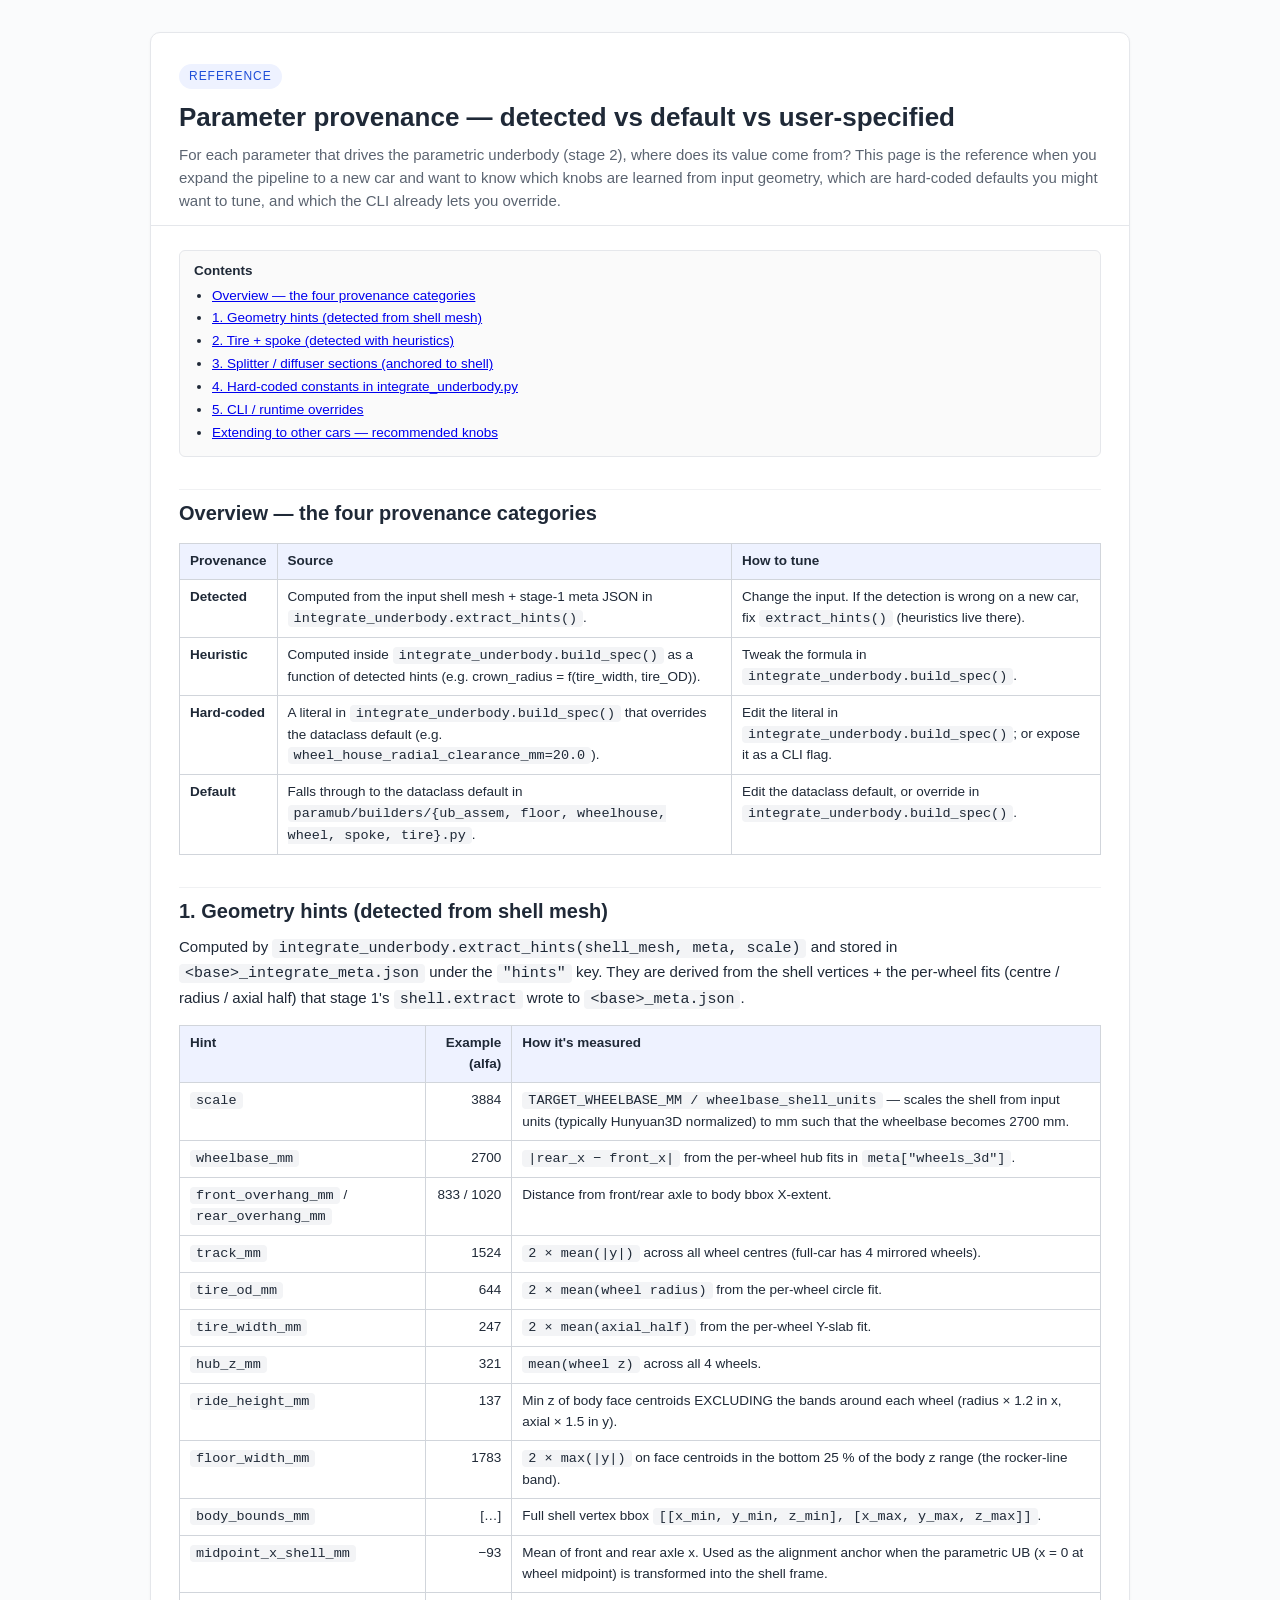
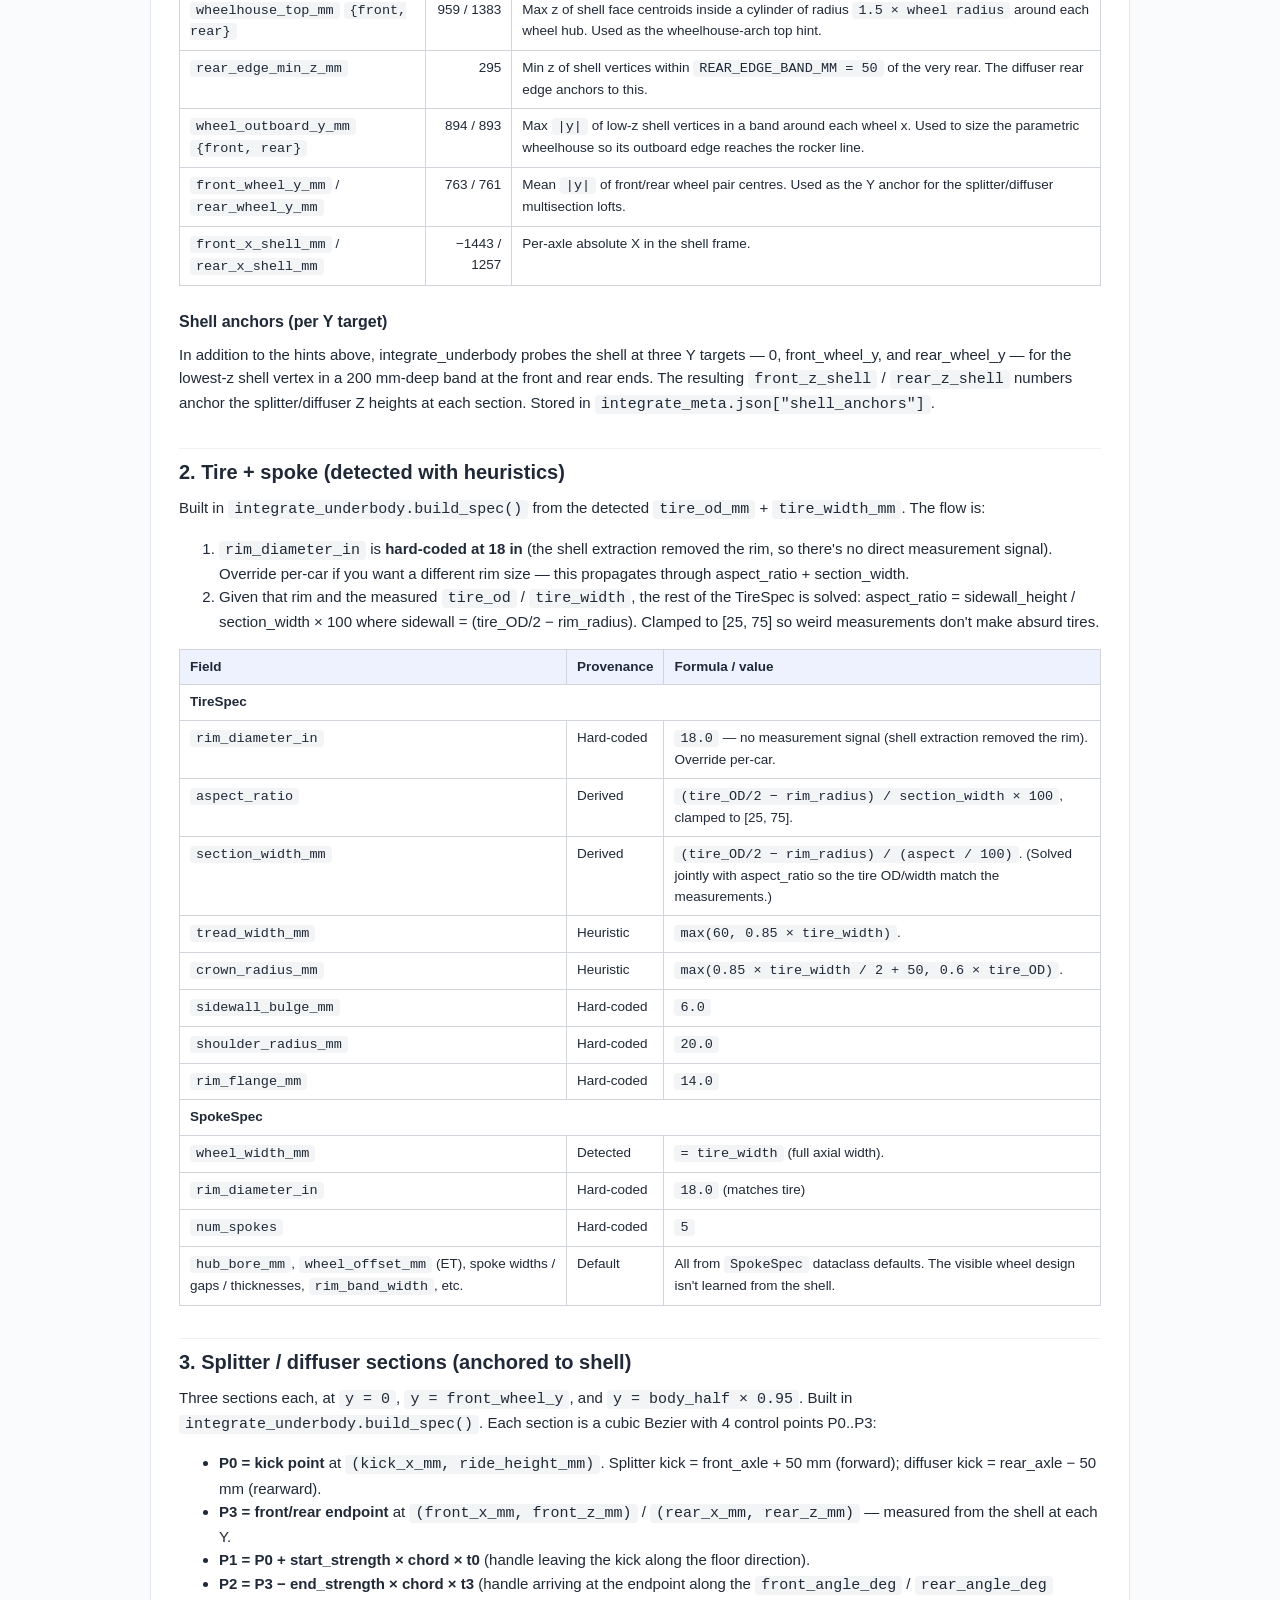
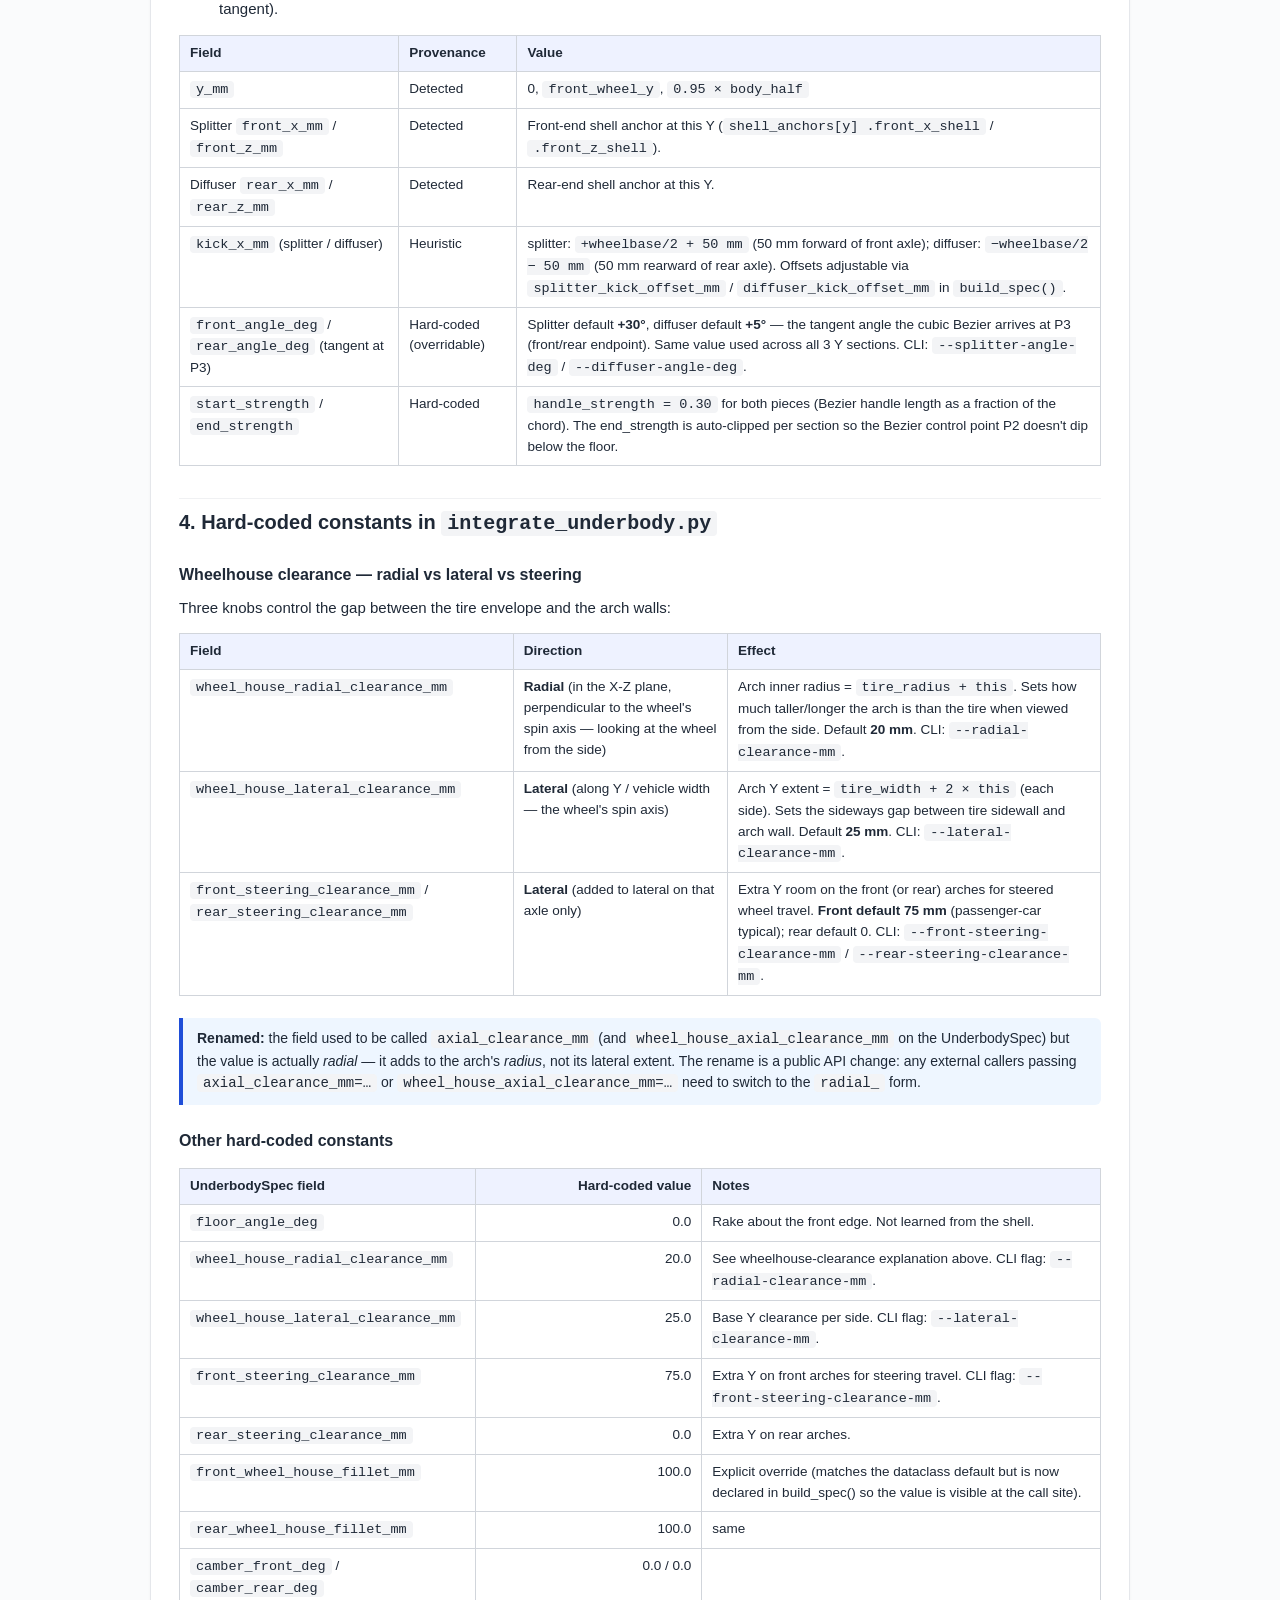
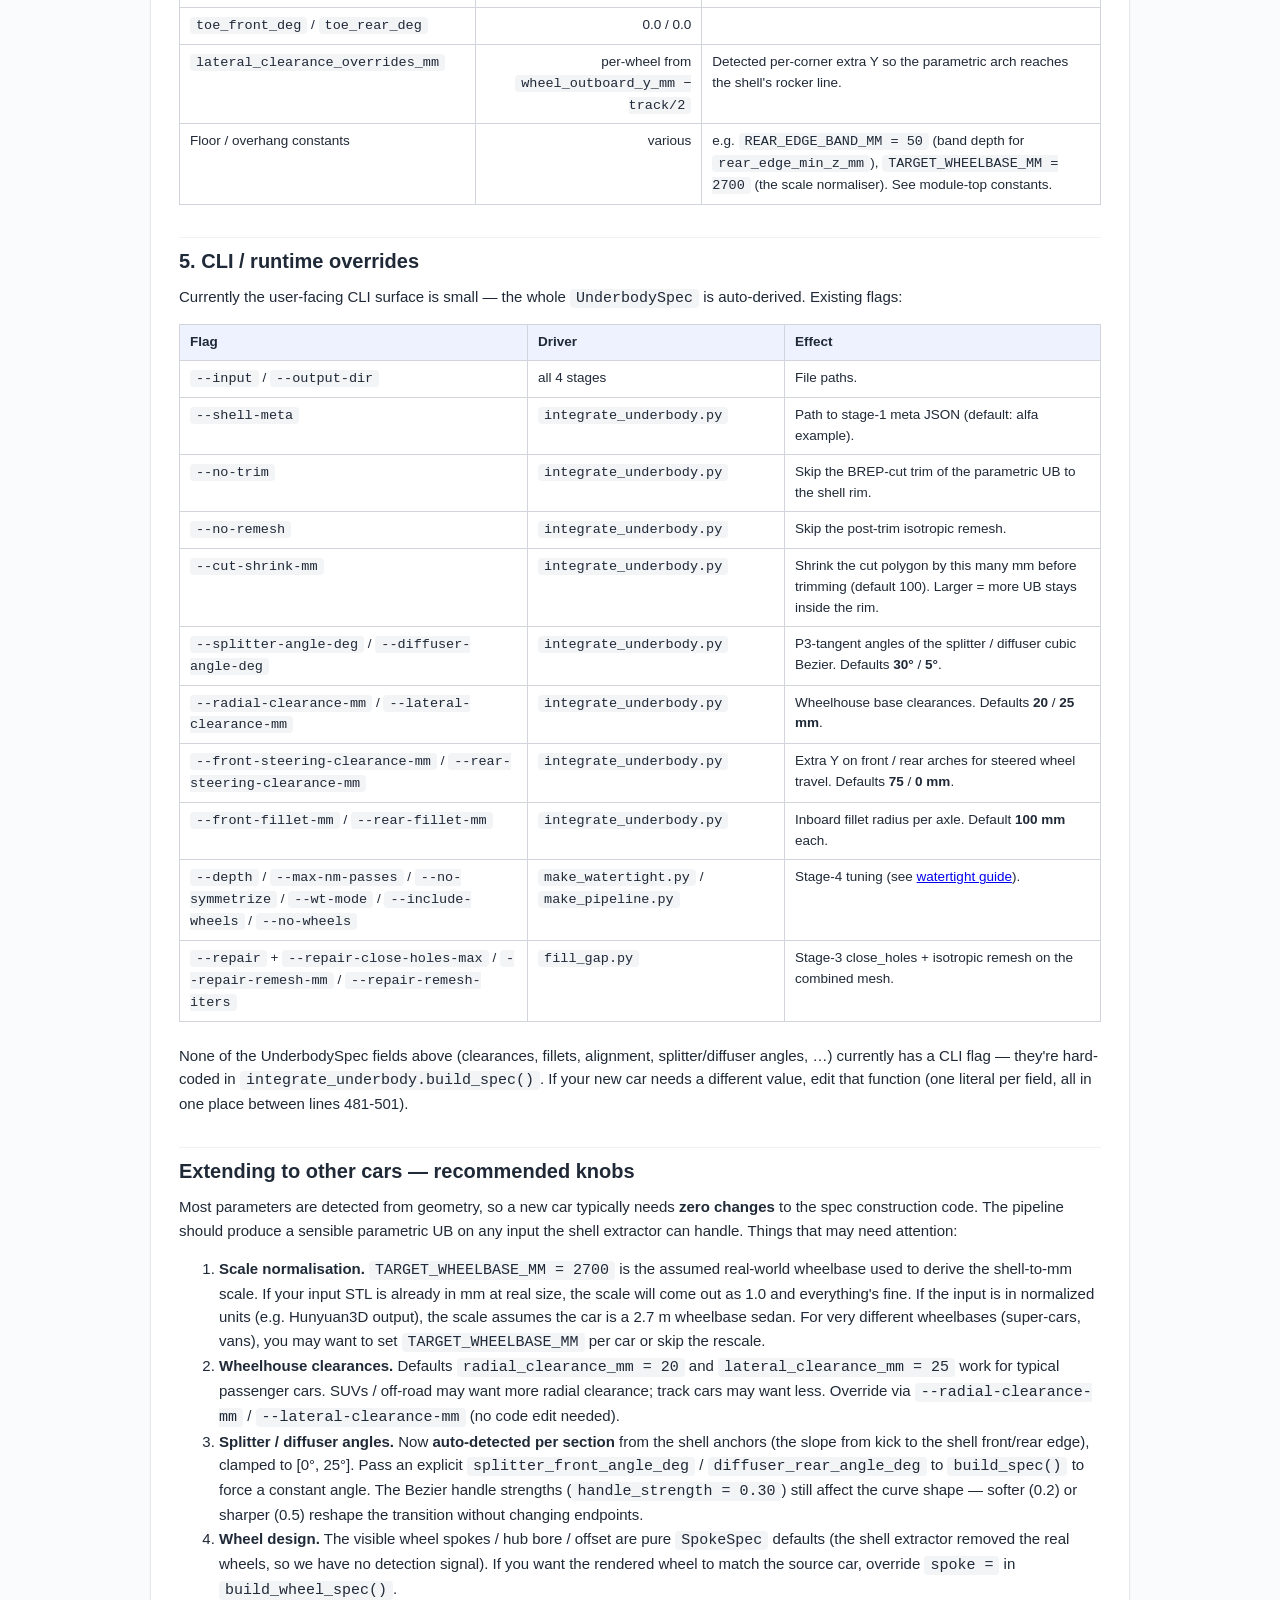
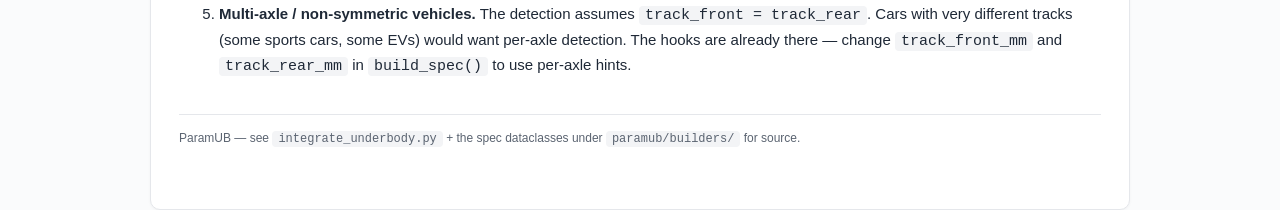
<file: paramub/docs/parameters.html>
<!doctype html>
<html lang="en">
<head>
<meta charset="utf-8">
<title>ParamUB — Parameter Provenance</title>
<link rel="stylesheet" href="_style.css">
</head>
<body>
<main>
<header>
  <div class="tag">Reference</div>
  <h1>Parameter provenance — detected vs default vs user-specified</h1>
  <p class="subtitle">
    For each parameter that drives the parametric underbody (stage 2),
    where does its value come from? This page is the reference when you
    expand the pipeline to a new car and want to know which knobs are
    learned from input geometry, which are hard-coded defaults you
    might want to tune, and which the CLI already lets you override.
  </p>
</header>

<nav class="toc">
  <strong>Contents</strong>
  <ul>
    <li><a href="#overview">Overview — the four provenance categories</a></li>
    <li><a href="#hints">1. Geometry hints (detected from shell mesh)</a></li>
    <li><a href="#tire-spoke">2. Tire + spoke (detected with heuristics)</a></li>
    <li><a href="#splitter-diffuser">3. Splitter / diffuser sections (anchored to shell)</a></li>
    <li><a href="#hardcoded">4. Hard-coded constants in integrate_underbody.py</a></li>
    <li><a href="#cli">5. CLI / runtime overrides</a></li>
    <li><a href="#extending">Extending to other cars — recommended knobs</a></li>
  </ul>
</nav>

<h2 id="overview">Overview — the four provenance categories</h2>
<table>
  <thead>
    <tr><th>Provenance</th><th>Source</th><th>How to tune</th></tr>
  </thead>
  <tbody>
    <tr><td><strong>Detected</strong></td>
        <td>Computed from the input shell mesh + stage-1 meta JSON in
            <code>integrate_underbody.extract_hints()</code>.</td>
        <td>Change the input. If the detection is wrong on a new car,
            fix <code>extract_hints()</code> (heuristics live there).</td></tr>
    <tr><td><strong>Heuristic</strong></td>
        <td>Computed inside <code>integrate_underbody.build_spec()</code>
            as a function of detected hints (e.g. crown_radius =
            f(tire_width, tire_OD)).</td>
        <td>Tweak the formula in
            <code>integrate_underbody.build_spec()</code>.</td></tr>
    <tr><td><strong>Hard-coded</strong></td>
        <td>A literal in <code>integrate_underbody.build_spec()</code>
            that overrides the dataclass default
            (e.g. <code>wheel_house_radial_clearance_mm=20.0</code>).</td>
        <td>Edit the literal in
            <code>integrate_underbody.build_spec()</code>; or expose
            it as a CLI flag.</td></tr>
    <tr><td><strong>Default</strong></td>
        <td>Falls through to the dataclass default in
            <code>paramub/builders/{ub_assem, floor, wheelhouse,
            wheel, spoke, tire}.py</code>.</td>
        <td>Edit the dataclass default, or override in
            <code>integrate_underbody.build_spec()</code>.</td></tr>
  </tbody>
</table>

<h2 id="hints">1. Geometry hints (detected from shell mesh)</h2>
<p>
  Computed by <code>integrate_underbody.extract_hints(shell_mesh, meta,
  scale)</code> and stored in
  <code>&lt;base&gt;_integrate_meta.json</code> under the <code>"hints"</code>
  key. They are derived from the shell vertices + the per-wheel
  fits (centre / radius / axial half) that stage 1's
  <code>shell.extract</code> wrote to <code>&lt;base&gt;_meta.json</code>.
</p>
<table>
  <thead>
    <tr><th>Hint</th><th class="num">Example<br>(alfa)</th><th>How it's measured</th></tr>
  </thead>
  <tbody>
    <tr><td><code>scale</code></td><td class="num">3884</td>
        <td><code>TARGET_WHEELBASE_MM / wheelbase_shell_units</code> —
            scales the shell from input units (typically Hunyuan3D
            normalized) to mm such that the wheelbase becomes 2700 mm.</td></tr>
    <tr><td><code>wheelbase_mm</code></td><td class="num">2700</td>
        <td><code>|rear_x − front_x|</code> from the per-wheel hub fits
            in <code>meta["wheels_3d"]</code>.</td></tr>
    <tr><td><code>front_overhang_mm</code> /
            <code>rear_overhang_mm</code></td>
        <td class="num">833 / 1020</td>
        <td>Distance from front/rear axle to body bbox X-extent.</td></tr>
    <tr><td><code>track_mm</code></td><td class="num">1524</td>
        <td><code>2 × mean(|y|)</code> across all wheel centres
            (full-car has 4 mirrored wheels).</td></tr>
    <tr><td><code>tire_od_mm</code></td><td class="num">644</td>
        <td><code>2 × mean(wheel radius)</code> from the per-wheel
            circle fit.</td></tr>
    <tr><td><code>tire_width_mm</code></td><td class="num">247</td>
        <td><code>2 × mean(axial_half)</code> from the per-wheel Y-slab
            fit.</td></tr>
    <tr><td><code>hub_z_mm</code></td><td class="num">321</td>
        <td><code>mean(wheel z)</code> across all 4 wheels.</td></tr>
    <tr><td><code>ride_height_mm</code></td><td class="num">137</td>
        <td>Min z of body face centroids EXCLUDING the bands around
            each wheel (radius × 1.2 in x, axial × 1.5 in y).</td></tr>
    <tr><td><code>floor_width_mm</code></td><td class="num">1783</td>
        <td><code>2 × max(|y|)</code> on face centroids in the bottom
            25 % of the body z range (the rocker-line band).</td></tr>
    <tr><td><code>body_bounds_mm</code></td>
        <td class="num">[…]</td>
        <td>Full shell vertex bbox <code>[[x_min, y_min, z_min],
            [x_max, y_max, z_max]]</code>.</td></tr>
    <tr><td><code>midpoint_x_shell_mm</code></td>
        <td class="num">−93</td>
        <td>Mean of front and rear axle x. Used as the alignment
            anchor when the parametric UB (x = 0 at wheel midpoint)
            is transformed into the shell frame.</td></tr>
    <tr><td><code>wheelhouse_top_mm</code>
        <code>{front, rear}</code></td>
        <td class="num">959 / 1383</td>
        <td>Max z of shell face centroids inside a cylinder of
            radius <code>1.5 × wheel radius</code> around each wheel
            hub. Used as the wheelhouse-arch top hint.</td></tr>
    <tr><td><code>rear_edge_min_z_mm</code></td><td class="num">295</td>
        <td>Min z of shell vertices within
            <code>REAR_EDGE_BAND_MM = 50</code> of the very rear.
            The diffuser rear edge anchors to this.</td></tr>
    <tr><td><code>wheel_outboard_y_mm</code>
        <code>{front, rear}</code></td>
        <td class="num">894 / 893</td>
        <td>Max <code>|y|</code> of low-z shell vertices in a band
            around each wheel x. Used to size the parametric
            wheelhouse so its outboard edge reaches the rocker line.</td></tr>
    <tr><td><code>front_wheel_y_mm</code> /
            <code>rear_wheel_y_mm</code></td>
        <td class="num">763 / 761</td>
        <td>Mean <code>|y|</code> of front/rear wheel pair centres.
            Used as the Y anchor for the splitter/diffuser
            multisection lofts.</td></tr>
    <tr><td><code>front_x_shell_mm</code> /
            <code>rear_x_shell_mm</code></td>
        <td class="num">−1443 / 1257</td>
        <td>Per-axle absolute X in the shell frame.</td></tr>
  </tbody>
</table>

<h3>Shell anchors (per Y target)</h3>
<p>
  In addition to the hints above, integrate_underbody probes the shell
  at three Y targets — 0, front_wheel_y, and rear_wheel_y — for the
  lowest-z shell vertex in a 200 mm-deep band at the front and rear
  ends. The resulting <code>front_z_shell</code> / <code>rear_z_shell</code>
  numbers anchor the splitter/diffuser Z heights at each section.
  Stored in <code>integrate_meta.json["shell_anchors"]</code>.
</p>

<h2 id="tire-spoke">2. Tire + spoke (detected with heuristics)</h2>
<p>
  Built in <code>integrate_underbody.build_spec()</code> from the
  detected <code>tire_od_mm</code> + <code>tire_width_mm</code>. The
  flow is:
</p>
<ol>
  <li><code>rim_diameter_in</code> is <strong>hard-coded at 18 in</strong>
    (the shell extraction removed the rim, so there's no direct
    measurement signal). Override per-car if you want a different rim
    size — this propagates through aspect_ratio + section_width.</li>
  <li>Given that rim and the measured <code>tire_od</code> /
    <code>tire_width</code>, the rest of the TireSpec is solved:
    aspect_ratio = sidewall_height / section_width × 100 where
    sidewall = (tire_OD/2 − rim_radius). Clamped to [25, 75] so weird
    measurements don't make absurd tires.</li>
</ol>
<table>
  <thead>
    <tr><th>Field</th><th>Provenance</th><th>Formula / value</th></tr>
  </thead>
  <tbody>
    <tr><td colspan="3"><strong>TireSpec</strong></td></tr>
    <tr><td><code>rim_diameter_in</code></td>
        <td>Hard-coded</td>
        <td><code>18.0</code> — no measurement signal (shell extraction
            removed the rim). Override per-car.</td></tr>
    <tr><td><code>aspect_ratio</code></td>
        <td>Derived</td>
        <td><code>(tire_OD/2 − rim_radius) / section_width × 100</code>,
            clamped to [25, 75].</td></tr>
    <tr><td><code>section_width_mm</code></td>
        <td>Derived</td>
        <td><code>(tire_OD/2 − rim_radius) / (aspect / 100)</code>.
            (Solved jointly with aspect_ratio so the tire OD/width
            match the measurements.)</td></tr>
    <tr><td><code>tread_width_mm</code></td>
        <td>Heuristic</td>
        <td><code>max(60, 0.85 × tire_width)</code>.</td></tr>
    <tr><td><code>crown_radius_mm</code></td>
        <td>Heuristic</td>
        <td><code>max(0.85 × tire_width / 2 + 50, 0.6 × tire_OD)</code>.</td></tr>
    <tr><td><code>sidewall_bulge_mm</code></td>
        <td>Hard-coded</td><td><code>6.0</code></td></tr>
    <tr><td><code>shoulder_radius_mm</code></td>
        <td>Hard-coded</td><td><code>20.0</code></td></tr>
    <tr><td><code>rim_flange_mm</code></td>
        <td>Hard-coded</td><td><code>14.0</code></td></tr>
    <tr><td colspan="3"><strong>SpokeSpec</strong></td></tr>
    <tr><td><code>wheel_width_mm</code></td>
        <td>Detected</td>
        <td><code>= tire_width</code> (full axial width).</td></tr>
    <tr><td><code>rim_diameter_in</code></td>
        <td>Hard-coded</td><td><code>18.0</code> (matches tire)</td></tr>
    <tr><td><code>num_spokes</code></td>
        <td>Hard-coded</td><td><code>5</code></td></tr>
    <tr><td><code>hub_bore_mm</code>,
            <code>wheel_offset_mm</code> (ET),
            spoke widths / gaps / thicknesses,
            <code>rim_band_width</code>, etc.</td>
        <td>Default</td>
        <td>All from <code>SpokeSpec</code> dataclass defaults. The
            visible wheel design isn't learned from the shell.</td></tr>
  </tbody>
</table>

<h2 id="splitter-diffuser">3. Splitter / diffuser sections (anchored to shell)</h2>
<p>
  Three sections each, at <code>y = 0</code>, <code>y = front_wheel_y</code>,
  and <code>y = body_half × 0.95</code>. Built in
  <code>integrate_underbody.build_spec()</code>. Each section is a
  cubic Bezier with 4 control points P0..P3:
</p>
<ul>
  <li><strong>P0 = kick point</strong> at <code>(kick_x_mm,
    ride_height_mm)</code>. Splitter kick = front_axle + 50 mm
    (forward); diffuser kick = rear_axle − 50 mm (rearward).</li>
  <li><strong>P3 = front/rear endpoint</strong> at
    <code>(front_x_mm, front_z_mm)</code> /
    <code>(rear_x_mm, rear_z_mm)</code> — measured from the shell at
    each Y.</li>
  <li><strong>P1 = P0 + start_strength × chord × t0</strong> (handle
    leaving the kick along the floor direction).</li>
  <li><strong>P2 = P3 − end_strength × chord × t3</strong> (handle
    arriving at the endpoint along the
    <code>front_angle_deg</code> / <code>rear_angle_deg</code>
    tangent).</li>
</ul>
<table>
  <thead>
    <tr><th>Field</th><th>Provenance</th><th>Value</th></tr>
  </thead>
  <tbody>
    <tr><td><code>y_mm</code></td><td>Detected</td>
        <td>0, <code>front_wheel_y</code>, <code>0.95 × body_half</code></td></tr>
    <tr><td>Splitter <code>front_x_mm</code>
        / <code>front_z_mm</code></td>
        <td>Detected</td>
        <td>Front-end shell anchor at this Y (<code>shell_anchors[y]
            .front_x_shell</code> / <code>.front_z_shell</code>).</td></tr>
    <tr><td>Diffuser <code>rear_x_mm</code> /
            <code>rear_z_mm</code></td>
        <td>Detected</td>
        <td>Rear-end shell anchor at this Y.</td></tr>
    <tr><td><code>kick_x_mm</code> (splitter / diffuser)</td>
        <td>Heuristic</td>
        <td>splitter: <code>+wheelbase/2 + 50 mm</code>
            (50 mm forward of front axle);
            diffuser: <code>−wheelbase/2 − 50 mm</code>
            (50 mm rearward of rear axle). Offsets adjustable via
            <code>splitter_kick_offset_mm</code> /
            <code>diffuser_kick_offset_mm</code> in
            <code>build_spec()</code>.</td></tr>
    <tr><td><code>front_angle_deg</code> /
            <code>rear_angle_deg</code> (tangent at P3)</td>
        <td>Hard-coded (overridable)</td>
        <td>Splitter default <strong>+30°</strong>, diffuser default
            <strong>+5°</strong> — the tangent angle the cubic Bezier
            arrives at P3 (front/rear endpoint). Same value used across
            all 3 Y sections. CLI:
            <code>--splitter-angle-deg</code> /
            <code>--diffuser-angle-deg</code>.</td></tr>
    <tr><td><code>start_strength</code> / <code>end_strength</code></td>
        <td>Hard-coded</td>
        <td><code>handle_strength = 0.30</code> for both pieces (Bezier
            handle length as a fraction of the chord). The end_strength
            is auto-clipped per section so the Bezier control point P2
            doesn't dip below the floor.</td></tr>
  </tbody>
</table>

<h2 id="hardcoded">4. Hard-coded constants in <code>integrate_underbody.py</code></h2>

<h3 id="wheelhouse-clearance">Wheelhouse clearance — radial vs lateral vs steering</h3>
<p>
  Three knobs control the gap between the tire envelope and the arch
  walls:
</p>
<table>
  <thead>
    <tr><th>Field</th><th>Direction</th><th>Effect</th></tr>
  </thead>
  <tbody>
    <tr><td><code>wheel_house_radial_clearance_mm</code></td>
        <td><strong>Radial</strong> (in the X-Z plane, perpendicular to
            the wheel's spin axis — looking at the wheel from the side)</td>
        <td>Arch inner radius = <code>tire_radius + this</code>. Sets
            how much taller/longer the arch is than the tire when
            viewed from the side. Default <strong>20 mm</strong>.
            CLI: <code>--radial-clearance-mm</code>.</td></tr>
    <tr><td><code>wheel_house_lateral_clearance_mm</code></td>
        <td><strong>Lateral</strong> (along Y / vehicle width — the
            wheel's spin axis)</td>
        <td>Arch Y extent = <code>tire_width + 2 × this</code> (each
            side). Sets the sideways gap between tire sidewall and
            arch wall. Default <strong>25 mm</strong>.
            CLI: <code>--lateral-clearance-mm</code>.</td></tr>
    <tr><td><code>front_steering_clearance_mm</code> /
            <code>rear_steering_clearance_mm</code></td>
        <td><strong>Lateral</strong> (added to lateral on that axle
            only)</td>
        <td>Extra Y room on the front (or rear) arches for steered
            wheel travel. <strong>Front default 75 mm</strong>
            (passenger-car typical); rear default 0. CLI:
            <code>--front-steering-clearance-mm</code> /
            <code>--rear-steering-clearance-mm</code>.</td></tr>
  </tbody>
</table>
<div class="callout info">
  <strong>Renamed:</strong> the field used to be called
  <code>axial_clearance_mm</code> (and
  <code>wheel_house_axial_clearance_mm</code> on the UnderbodySpec)
  but the value is actually <em>radial</em> — it adds to the arch's
  <em>radius</em>, not its lateral extent. The rename is a public
  API change: any external callers passing
  <code>axial_clearance_mm=…</code> or
  <code>wheel_house_axial_clearance_mm=…</code> need to switch to
  the <code>radial_</code> form.
</div>

<h3>Other hard-coded constants</h3>
<table>
  <thead>
    <tr><th>UnderbodySpec field</th><th class="num">Hard-coded value</th><th>Notes</th></tr>
  </thead>
  <tbody>
    <tr><td><code>floor_angle_deg</code></td><td class="num">0.0</td>
        <td>Rake about the front edge. Not learned from the shell.</td></tr>
    <tr><td><code>wheel_house_radial_clearance_mm</code></td>
        <td class="num">20.0</td>
        <td>See wheelhouse-clearance explanation above. CLI flag:
            <code>--radial-clearance-mm</code>.</td></tr>
    <tr><td><code>wheel_house_lateral_clearance_mm</code></td>
        <td class="num">25.0</td>
        <td>Base Y clearance per side. CLI flag:
            <code>--lateral-clearance-mm</code>.</td></tr>
    <tr><td><code>front_steering_clearance_mm</code></td>
        <td class="num">75.0</td>
        <td>Extra Y on front arches for steering travel. CLI flag:
            <code>--front-steering-clearance-mm</code>.</td></tr>
    <tr><td><code>rear_steering_clearance_mm</code></td>
        <td class="num">0.0</td>
        <td>Extra Y on rear arches.</td></tr>
    <tr><td><code>front_wheel_house_fillet_mm</code></td>
        <td class="num">100.0</td>
        <td>Explicit override (matches the dataclass default but is
            now declared in build_spec() so the value is visible at
            the call site).</td></tr>
    <tr><td><code>rear_wheel_house_fillet_mm</code></td>
        <td class="num">100.0</td><td>same</td></tr>
    <tr><td><code>camber_front_deg</code> /
            <code>camber_rear_deg</code></td>
        <td class="num">0.0 / 0.0</td><td></td></tr>
    <tr><td><code>toe_front_deg</code> /
            <code>toe_rear_deg</code></td>
        <td class="num">0.0 / 0.0</td><td></td></tr>
    <tr><td><code>lateral_clearance_overrides_mm</code></td>
        <td class="num">per-wheel from <code>wheel_outboard_y_mm − track/2</code></td>
        <td>Detected per-corner extra Y so the parametric arch
            reaches the shell's rocker line.</td></tr>
    <tr><td>Floor / overhang constants</td>
        <td class="num">various</td>
        <td>e.g. <code>REAR_EDGE_BAND_MM = 50</code> (band depth for
            <code>rear_edge_min_z_mm</code>),
            <code>TARGET_WHEELBASE_MM = 2700</code> (the scale
            normaliser). See module-top constants.</td></tr>
  </tbody>
</table>

<h2 id="cli">5. CLI / runtime overrides</h2>
<p>
  Currently the user-facing CLI surface is small — the whole
  <code>UnderbodySpec</code> is auto-derived. Existing flags:
</p>
<table>
  <thead>
    <tr><th>Flag</th><th>Driver</th><th>Effect</th></tr>
  </thead>
  <tbody>
    <tr><td><code>--input</code> / <code>--output-dir</code></td>
        <td>all 4 stages</td>
        <td>File paths.</td></tr>
    <tr><td><code>--shell-meta</code></td>
        <td><code>integrate_underbody.py</code></td>
        <td>Path to stage-1 meta JSON (default: alfa example).</td></tr>
    <tr><td><code>--no-trim</code></td>
        <td><code>integrate_underbody.py</code></td>
        <td>Skip the BREP-cut trim of the parametric UB to the shell rim.</td></tr>
    <tr><td><code>--no-remesh</code></td>
        <td><code>integrate_underbody.py</code></td>
        <td>Skip the post-trim isotropic remesh.</td></tr>
    <tr><td><code>--cut-shrink-mm</code></td>
        <td><code>integrate_underbody.py</code></td>
        <td>Shrink the cut polygon by this many mm before trimming
            (default 100). Larger = more UB stays inside the rim.</td></tr>
    <tr><td><code>--splitter-angle-deg</code> /
            <code>--diffuser-angle-deg</code></td>
        <td><code>integrate_underbody.py</code></td>
        <td>P3-tangent angles of the splitter / diffuser cubic Bezier.
            Defaults <strong>30°</strong> / <strong>5°</strong>.</td></tr>
    <tr><td><code>--radial-clearance-mm</code> /
            <code>--lateral-clearance-mm</code></td>
        <td><code>integrate_underbody.py</code></td>
        <td>Wheelhouse base clearances. Defaults
            <strong>20</strong> / <strong>25 mm</strong>.</td></tr>
    <tr><td><code>--front-steering-clearance-mm</code> /
            <code>--rear-steering-clearance-mm</code></td>
        <td><code>integrate_underbody.py</code></td>
        <td>Extra Y on front / rear arches for steered wheel travel.
            Defaults <strong>75</strong> / <strong>0 mm</strong>.</td></tr>
    <tr><td><code>--front-fillet-mm</code> /
            <code>--rear-fillet-mm</code></td>
        <td><code>integrate_underbody.py</code></td>
        <td>Inboard fillet radius per axle. Default
            <strong>100 mm</strong> each.</td></tr>
    <tr><td><code>--depth</code> /
            <code>--max-nm-passes</code> /
            <code>--no-symmetrize</code> /
            <code>--wt-mode</code> /
            <code>--include-wheels</code> / <code>--no-wheels</code></td>
        <td><code>make_watertight.py</code> /
            <code>make_pipeline.py</code></td>
        <td>Stage-4 tuning (see <a href="watertight.html">watertight
            guide</a>).</td></tr>
    <tr><td><code>--repair</code> +
            <code>--repair-close-holes-max</code> /
            <code>--repair-remesh-mm</code> /
            <code>--repair-remesh-iters</code></td>
        <td><code>fill_gap.py</code></td>
        <td>Stage-3 close_holes + isotropic remesh on the combined
            mesh.</td></tr>
  </tbody>
</table>

<p>
  None of the UnderbodySpec fields above (clearances, fillets,
  alignment, splitter/diffuser angles, …) currently has a CLI flag —
  they're hard-coded in <code>integrate_underbody.build_spec()</code>.
  If your new car needs a different value, edit that function (one
  literal per field, all in one place between lines 481-501).
</p>

<h2 id="extending">Extending to other cars — recommended knobs</h2>
<p>
  Most parameters are detected from geometry, so a new car typically
  needs <strong>zero changes</strong> to the spec construction code.
  The pipeline should produce a sensible parametric UB on any input
  the shell extractor can handle. Things that may need attention:
</p>
<ol>
  <li><strong>Scale normalisation.</strong>
    <code>TARGET_WHEELBASE_MM = 2700</code> is the assumed real-world
    wheelbase used to derive the shell-to-mm scale. If your input STL
    is already in mm at real size, the scale will come out as 1.0 and
    everything's fine. If the input is in normalized units (e.g.
    Hunyuan3D output), the scale assumes the car is a 2.7 m wheelbase
    sedan. For very different wheelbases (super-cars, vans), you may
    want to set <code>TARGET_WHEELBASE_MM</code> per car or skip the
    rescale.</li>
  <li><strong>Wheelhouse clearances.</strong>
    Defaults <code>radial_clearance_mm = 20</code> and
    <code>lateral_clearance_mm = 25</code> work for typical passenger
    cars. SUVs / off-road may want more radial clearance; track cars
    may want less. Override via
    <code>--radial-clearance-mm</code> / <code>--lateral-clearance-mm</code>
    (no code edit needed).</li>
  <li><strong>Splitter / diffuser angles.</strong>
    Now <strong>auto-detected per section</strong> from the shell
    anchors (the slope from kick to the shell front/rear edge),
    clamped to [0°, 25°]. Pass an explicit
    <code>splitter_front_angle_deg</code> /
    <code>diffuser_rear_angle_deg</code> to
    <code>build_spec()</code> to force a constant angle. The Bezier
    handle strengths (<code>handle_strength = 0.30</code>) still
    affect the curve shape — softer (0.2) or sharper (0.5) reshape
    the transition without changing endpoints.</li>
  <li><strong>Wheel design.</strong>
    The visible wheel spokes / hub bore / offset are pure
    <code>SpokeSpec</code> defaults (the shell extractor removed the
    real wheels, so we have no detection signal). If you want the
    rendered wheel to match the source car, override
    <code>spoke =</code> in <code>build_wheel_spec()</code>.</li>
  <li><strong>Multi-axle / non-symmetric vehicles.</strong>
    The detection assumes <code>track_front = track_rear</code>. Cars
    with very different tracks (some sports cars, some EVs) would
    want per-axle detection. The hooks are already there — change
    <code>track_front_mm</code> and <code>track_rear_mm</code> in
    <code>build_spec()</code> to use per-axle hints.</li>
</ol>

<footer>ParamUB — see <code>integrate_underbody.py</code> + the
spec dataclasses under <code>paramub/builders/</code> for source.</footer>
</main>
</body>
</html>
</file>
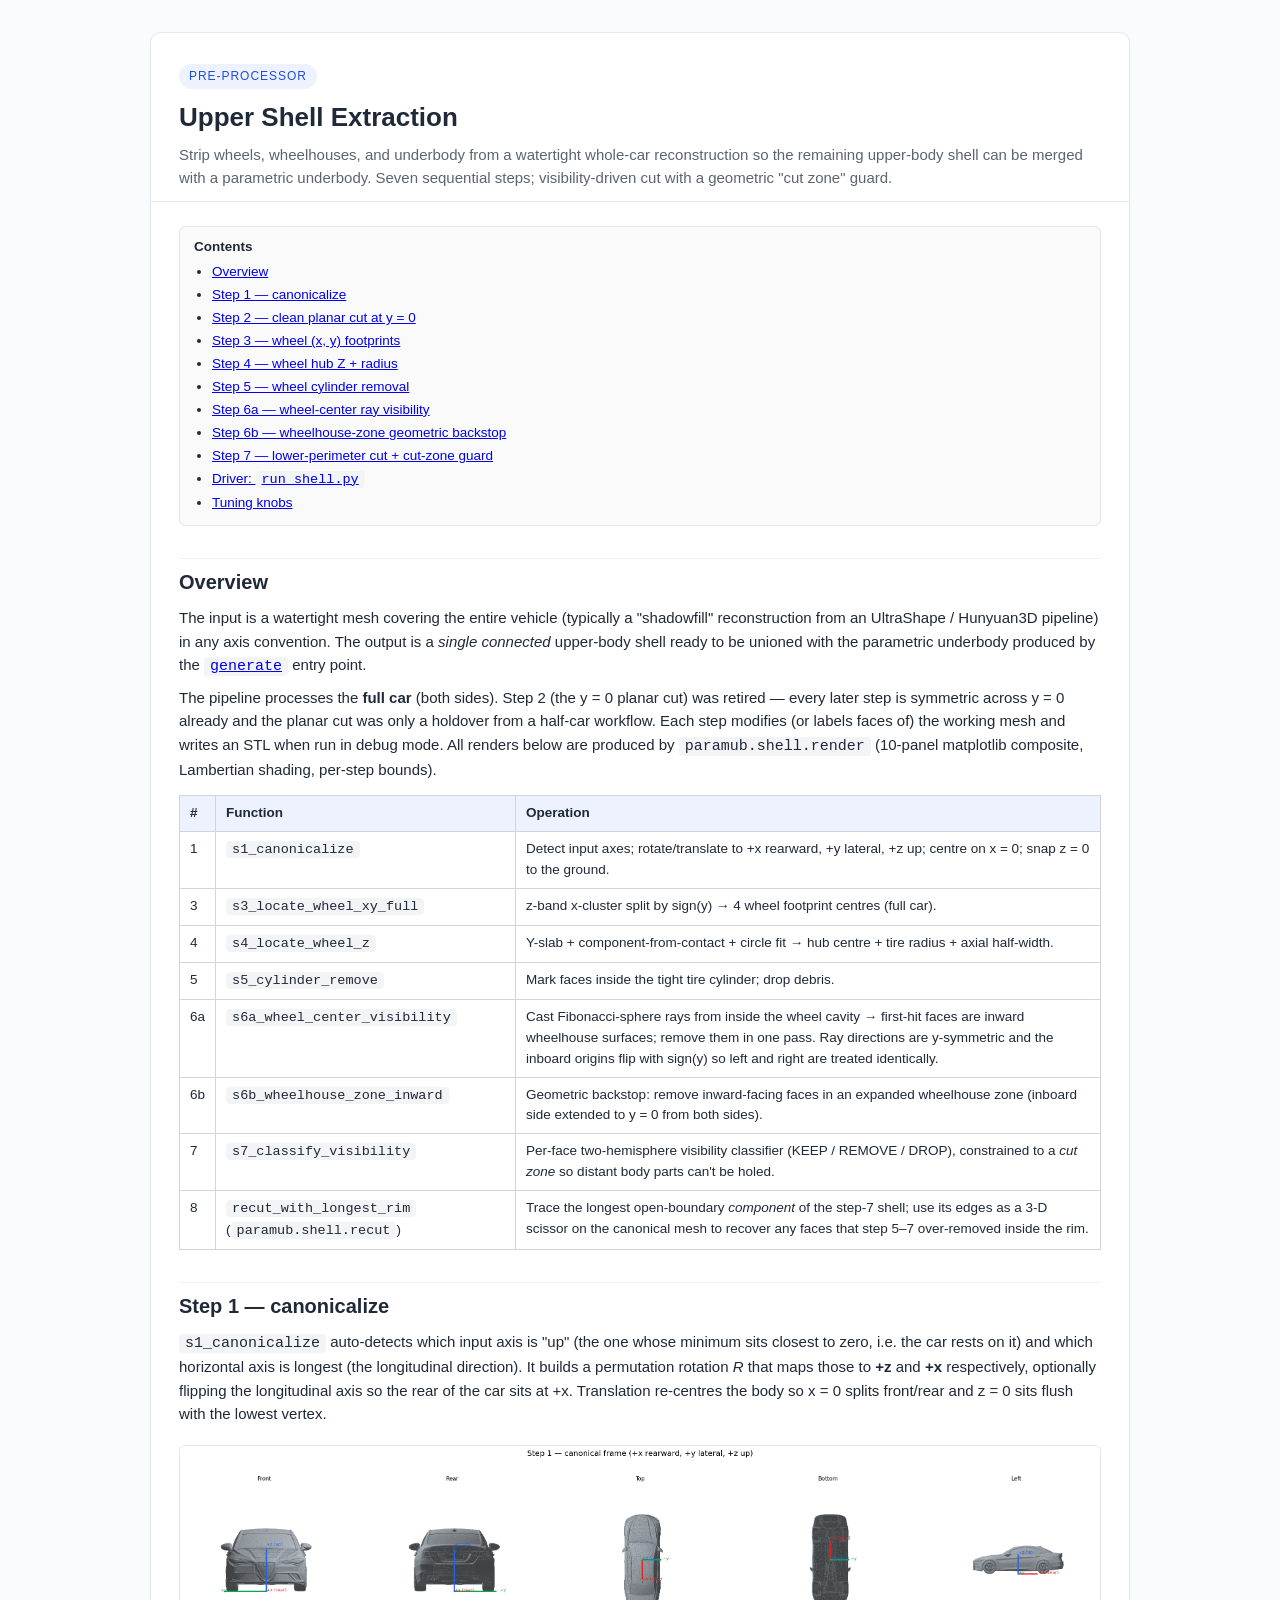
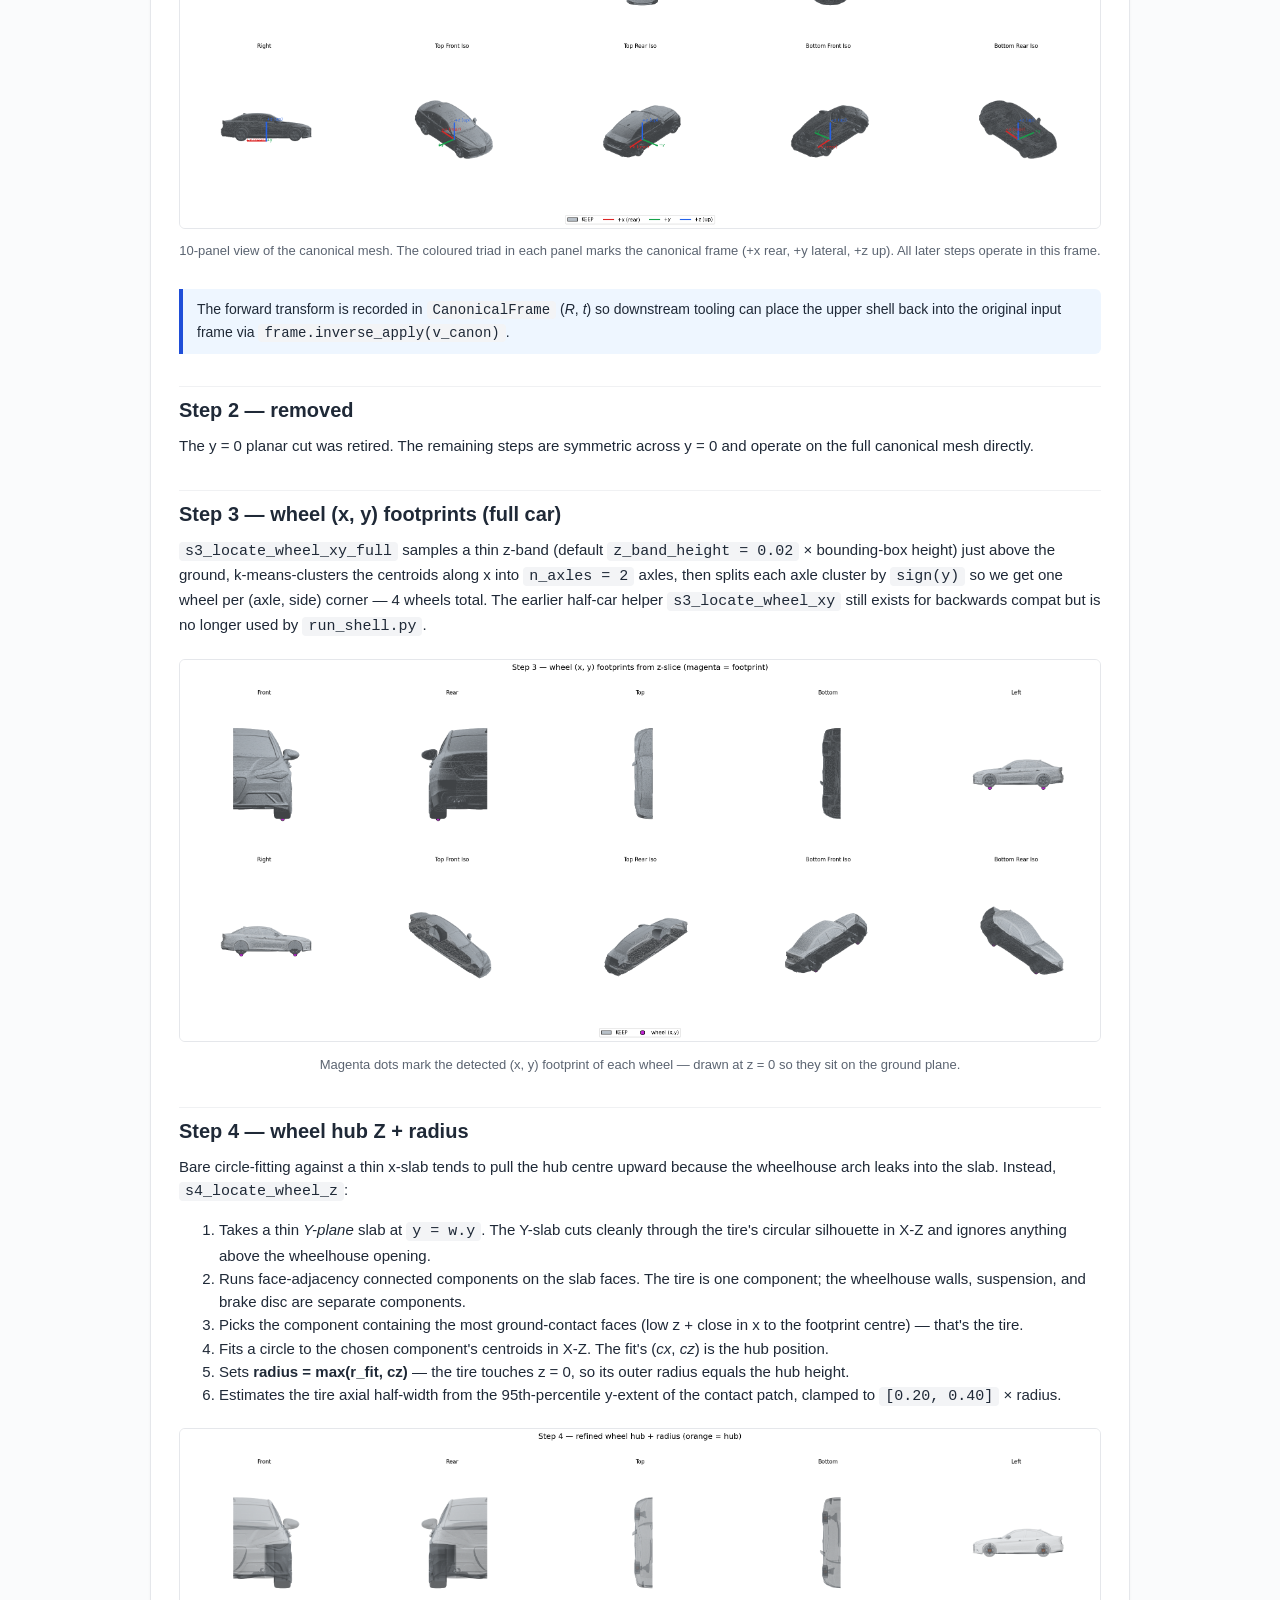
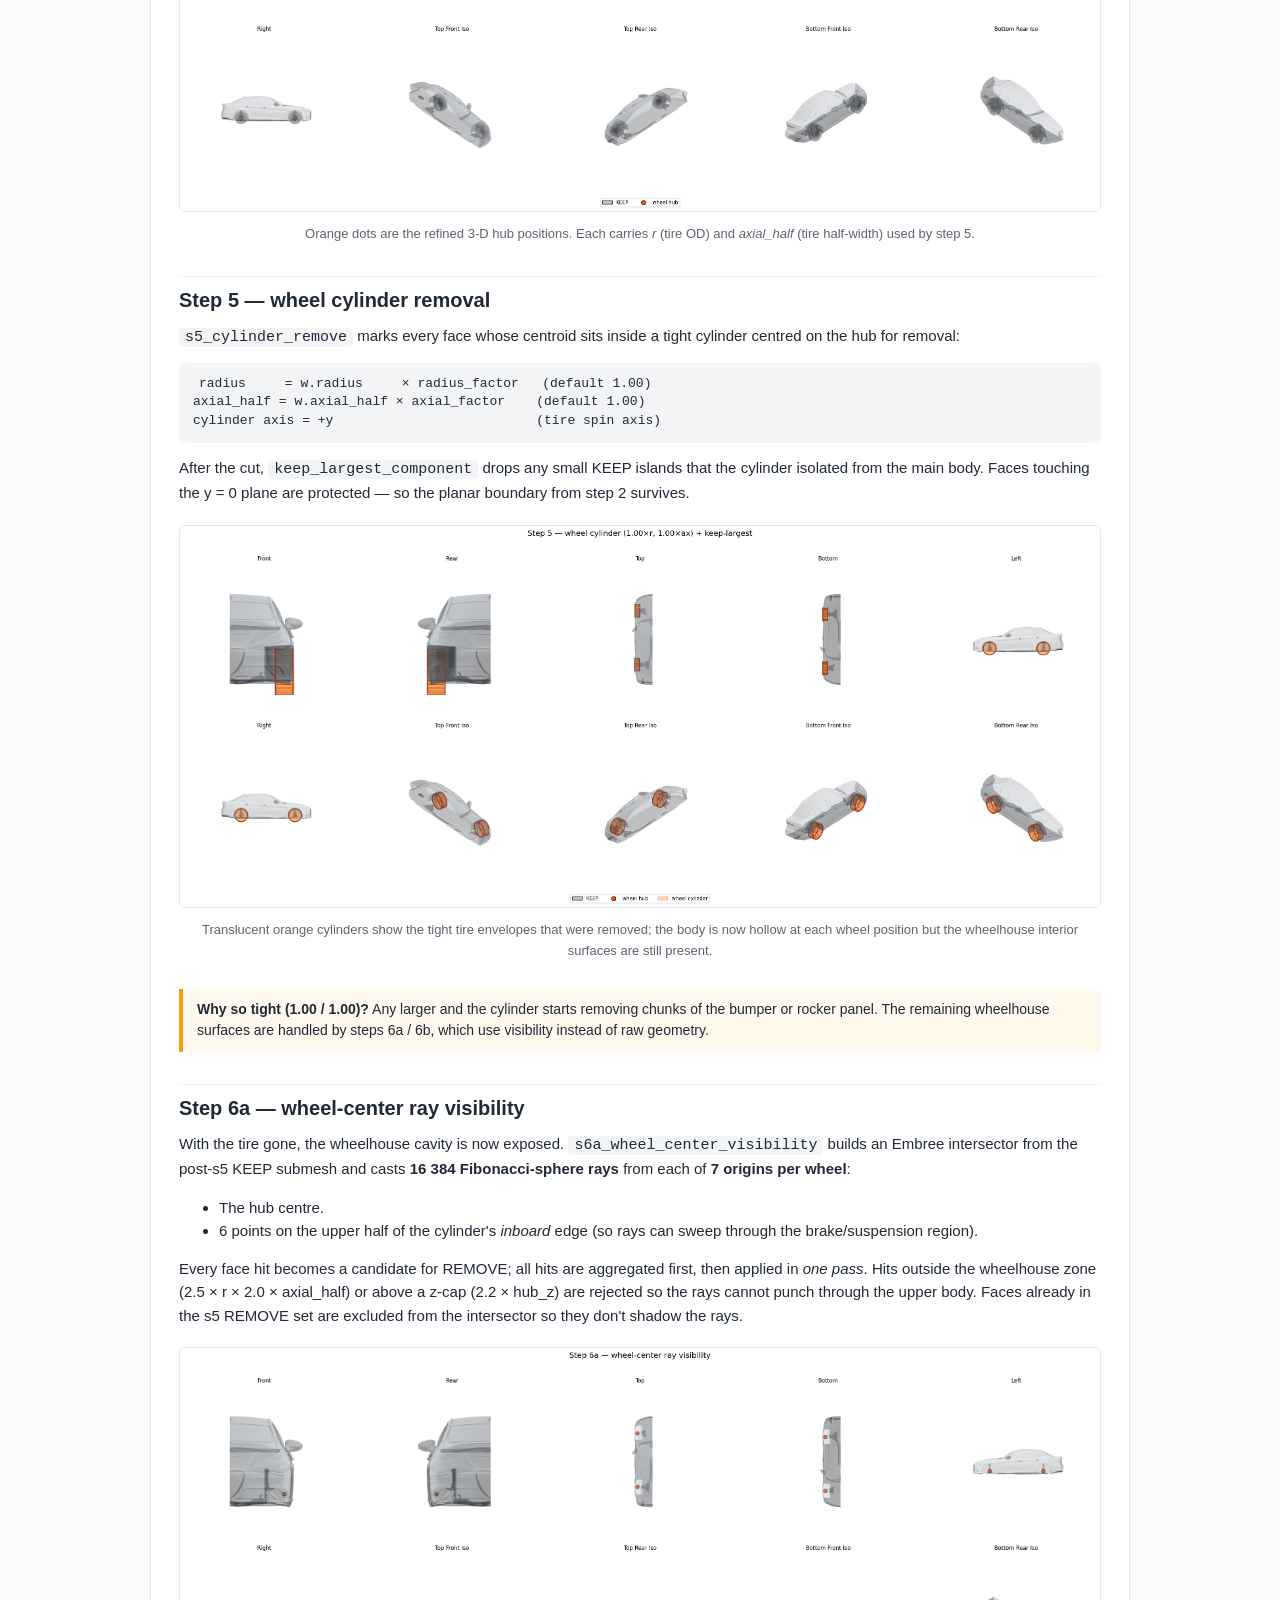
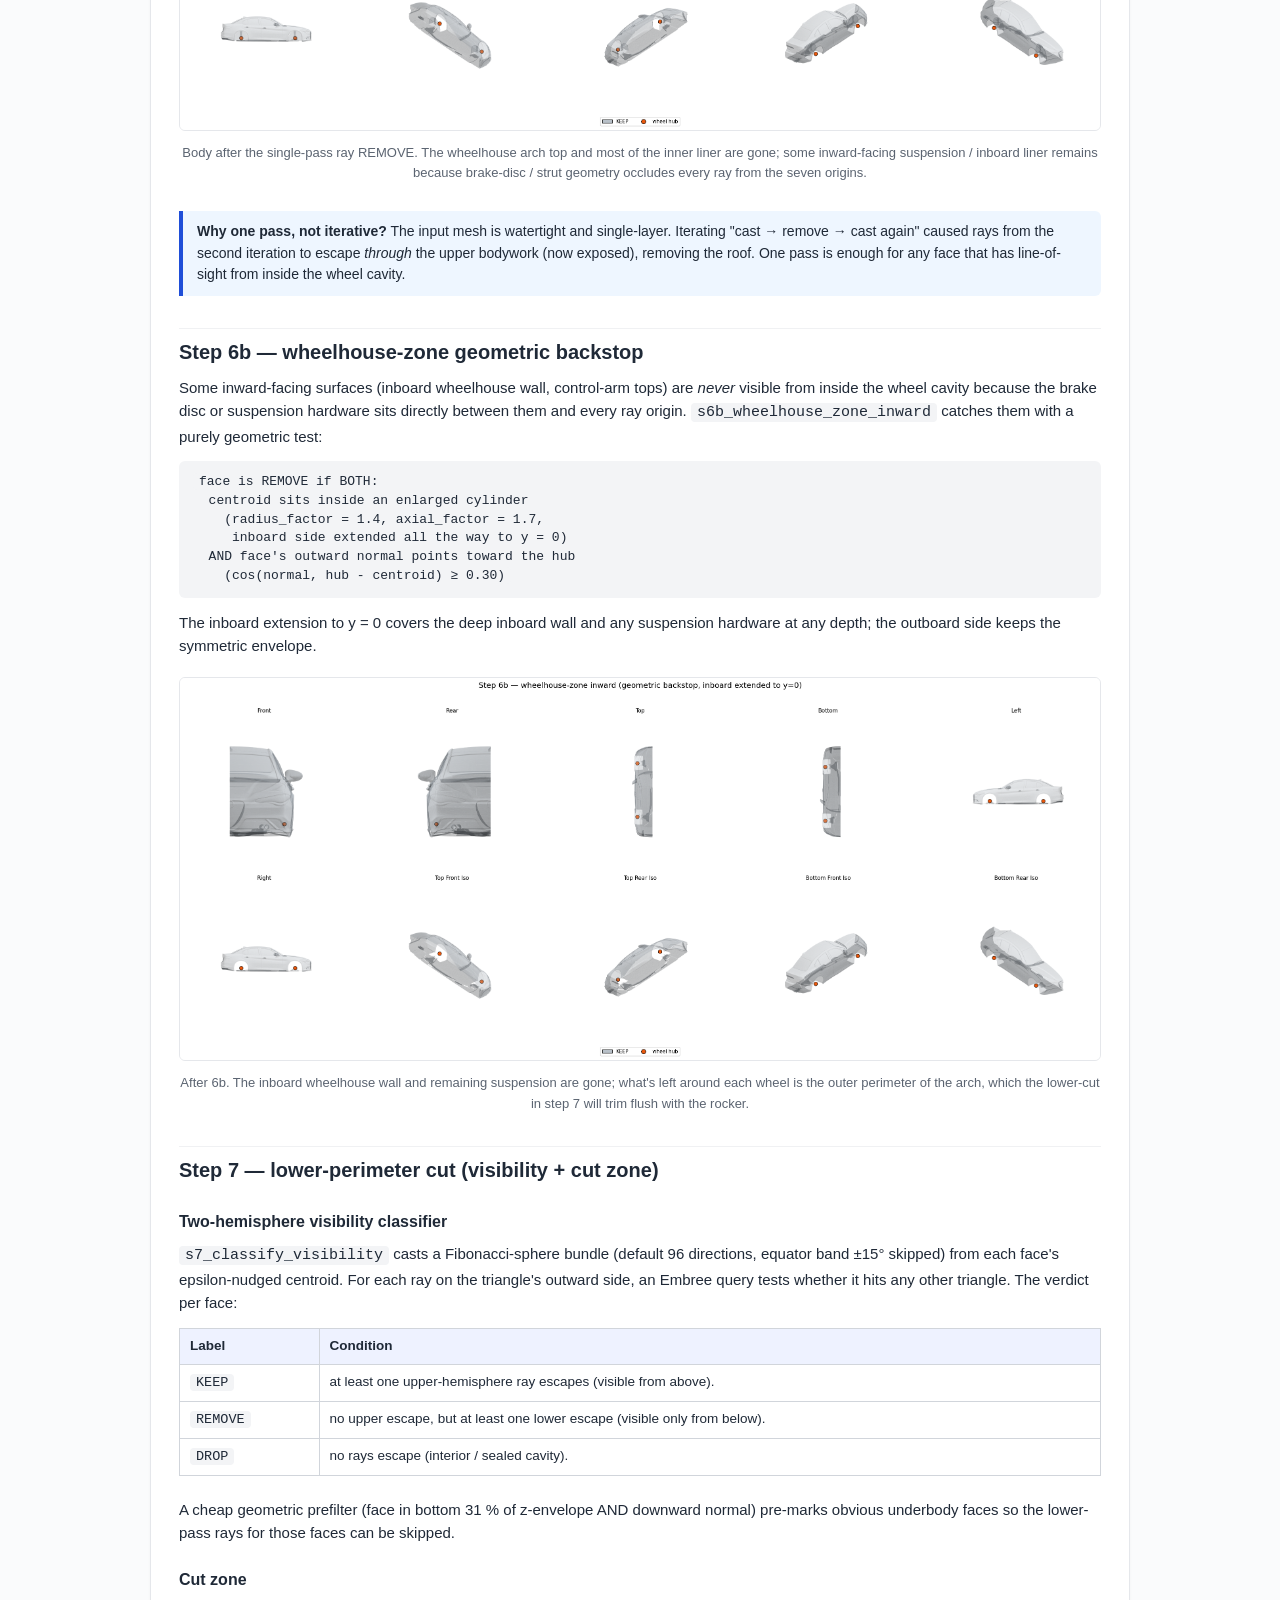
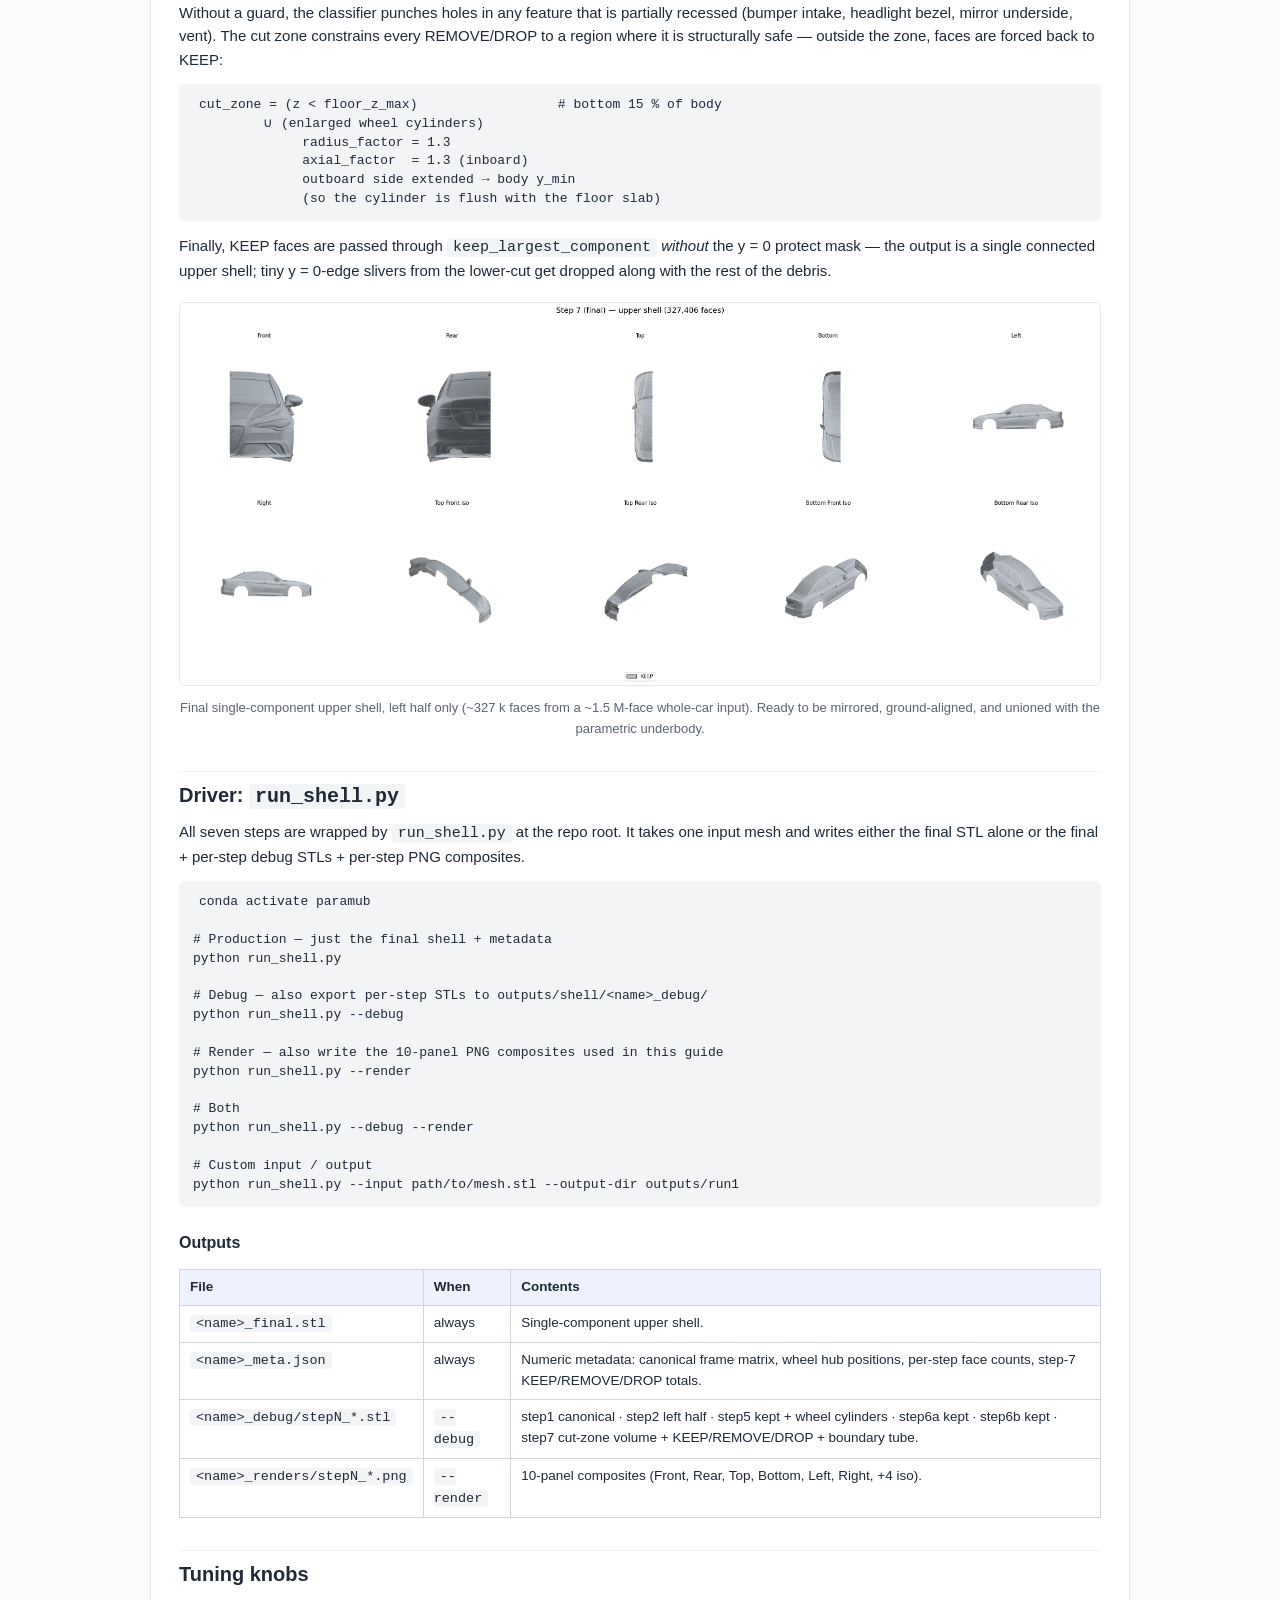
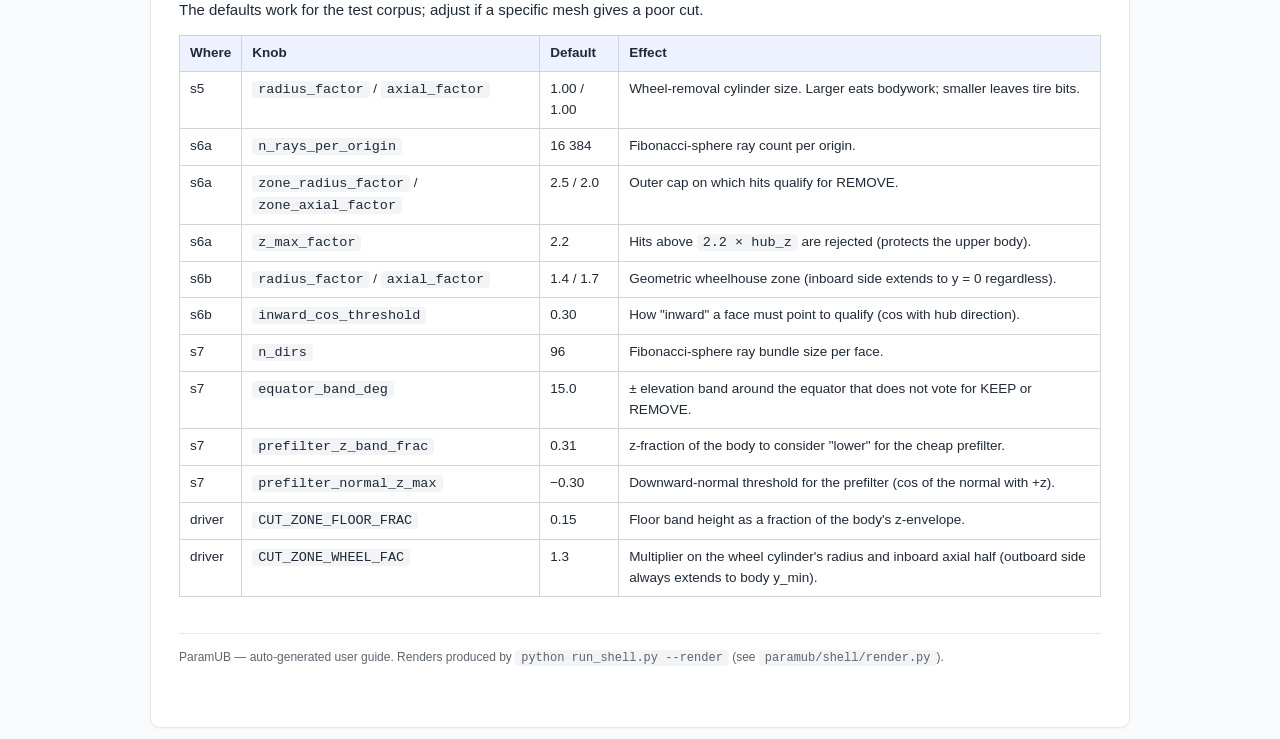
<file: paramub/docs/shell_extract.html>
<!doctype html>
<html lang="en">
<head>
<meta charset="utf-8">
<title>ParamUB — Upper Shell Extraction</title>
<link rel="stylesheet" href="_style.css">
</head>
<body>
<main>
<header>
  <div class="tag">Pre-processor</div>
  <h1>Upper Shell Extraction</h1>
  <p class="subtitle">
    Strip wheels, wheelhouses, and underbody from a watertight whole-car
    reconstruction so the remaining upper-body shell can be merged with a
    parametric underbody. Seven sequential steps; visibility-driven cut
    with a geometric "cut zone" guard.
  </p>
</header>

<nav class="toc">
  <strong>Contents</strong>
  <ul>
    <li><a href="#overview">Overview</a></li>
    <li><a href="#step1">Step 1 — canonicalize</a></li>
    <li><a href="#step2">Step 2 — clean planar cut at y = 0</a></li>
    <li><a href="#step3">Step 3 — wheel (x, y) footprints</a></li>
    <li><a href="#step4">Step 4 — wheel hub Z + radius</a></li>
    <li><a href="#step5">Step 5 — wheel cylinder removal</a></li>
    <li><a href="#step6a">Step 6a — wheel-center ray visibility</a></li>
    <li><a href="#step6b">Step 6b — wheelhouse-zone geometric backstop</a></li>
    <li><a href="#step7">Step 7 — lower-perimeter cut + cut-zone guard</a></li>
    <li><a href="#driver">Driver: <code>run_shell.py</code></a></li>
    <li><a href="#tuning">Tuning knobs</a></li>
  </ul>
</nav>

<h2 id="overview">Overview</h2>
<p>
  The input is a watertight mesh covering the entire vehicle (typically a
  "shadowfill" reconstruction from an UltraShape / Hunyuan3D pipeline) in
  any axis convention. The output is a <em>single connected</em> upper-body
  shell ready to be unioned with the parametric underbody produced by the
  <a href="userguide.html"><code>generate</code></a> entry point.
</p>
<p>
  The pipeline processes the <strong>full car</strong> (both sides). Step 2
  (the y = 0 planar cut) was retired — every later step is symmetric across
  y = 0 already and the planar cut was only a holdover from a half-car
  workflow. Each step modifies (or labels faces of) the working mesh and
  writes an STL when run in debug mode. All renders below are produced by
  <code>paramub.shell.render</code> (10-panel matplotlib composite,
  Lambertian shading, per-step bounds).
</p>
<table>
  <thead><tr><th>#</th><th>Function</th><th>Operation</th></tr></thead>
  <tbody>
    <tr><td>1</td><td><code>s1_canonicalize</code></td>
        <td>Detect input axes; rotate/translate to +x rearward, +y lateral, +z up; centre on x = 0; snap z = 0 to the ground.</td></tr>
    <tr><td>3</td><td><code>s3_locate_wheel_xy_full</code></td>
        <td>z-band x-cluster split by sign(y) → 4 wheel footprint centres (full car).</td></tr>
    <tr><td>4</td><td><code>s4_locate_wheel_z</code></td>
        <td>Y-slab + component-from-contact + circle fit → hub centre + tire radius + axial half-width.</td></tr>
    <tr><td>5</td><td><code>s5_cylinder_remove</code></td>
        <td>Mark faces inside the tight tire cylinder; drop debris.</td></tr>
    <tr><td>6a</td><td><code>s6a_wheel_center_visibility</code></td>
        <td>Cast Fibonacci-sphere rays from inside the wheel cavity → first-hit faces are inward wheelhouse surfaces; remove them in one pass. Ray directions are y-symmetric and the inboard origins flip with sign(y) so left and right are treated identically.</td></tr>
    <tr><td>6b</td><td><code>s6b_wheelhouse_zone_inward</code></td>
        <td>Geometric backstop: remove inward-facing faces in an expanded wheelhouse zone (inboard side extended to y = 0 from both sides).</td></tr>
    <tr><td>7</td><td><code>s7_classify_visibility</code></td>
        <td>Per-face two-hemisphere visibility classifier (KEEP / REMOVE / DROP), constrained to a <em>cut zone</em> so distant body parts can't be holed.</td></tr>
    <tr><td>8</td><td><code>recut_with_longest_rim</code> (<code>paramub.shell.recut</code>)</td>
        <td>Trace the longest open-boundary <em>component</em> of the step-7 shell; use its edges as a 3-D scissor on the canonical mesh to recover any faces that step 5–7 over-removed inside the rim.</td></tr>
  </tbody>
</table>

<h2 id="step1">Step 1 — canonicalize</h2>
<p>
  <code>s1_canonicalize</code> auto-detects which input axis is "up" (the
  one whose minimum sits closest to zero, i.e. the car rests on it) and
  which horizontal axis is longest (the longitudinal direction). It builds
  a permutation rotation <em>R</em> that maps those to <strong>+z</strong>
  and <strong>+x</strong> respectively, optionally flipping the
  longitudinal axis so the rear of the car sits at +x. Translation
  re-centres the body so x = 0 splits front/rear and z = 0 sits flush with
  the lowest vertex.
</p>
<div class="figure">
  <img src="diagrams/shell/step1_canonical.png" alt="Step 1 — canonical frame">
  <span class="caption">
    10-panel view of the canonical mesh. The coloured triad in each panel
    marks the canonical frame (+x rear, +y lateral, +z up). All later
    steps operate in this frame.
  </span>
</div>
<div class="callout info">
  The forward transform is recorded in <code>CanonicalFrame</code>
  (<em>R</em>, <em>t</em>) so downstream tooling can place the upper shell
  back into the original input frame via
  <code>frame.inverse_apply(v_canon)</code>.
</div>

<h2 id="step2">Step 2 — removed</h2>
<p>
  The y = 0 planar cut was retired. The remaining steps are symmetric
  across y = 0 and operate on the full canonical mesh directly.
</p>

<h2 id="step3">Step 3 — wheel (x, y) footprints (full car)</h2>
<p>
  <code>s3_locate_wheel_xy_full</code> samples a thin z-band (default
  <code>z_band_height = 0.02</code> × bounding-box height) just above
  the ground, k-means-clusters the centroids along x into
  <code>n_axles = 2</code> axles, then splits each axle cluster by
  <code>sign(y)</code> so we get one wheel per (axle, side) corner —
  4 wheels total. The earlier half-car helper
  <code>s3_locate_wheel_xy</code> still exists for backwards compat but
  is no longer used by <code>run_shell.py</code>.
</p>
<div class="figure">
  <img src="diagrams/shell/step3_wheel_xy.png" alt="Step 3 — wheel xy">
  <span class="caption">
    Magenta dots mark the detected (x, y) footprint of each wheel — drawn
    at z = 0 so they sit on the ground plane.
  </span>
</div>

<h2 id="step4">Step 4 — wheel hub Z + radius</h2>
<p>
  Bare circle-fitting against a thin x-slab tends to pull the hub centre
  upward because the wheelhouse arch leaks into the slab. Instead,
  <code>s4_locate_wheel_z</code>:
</p>
<ol>
  <li>Takes a thin <em>Y-plane</em> slab at <code>y = w.y</code>. The
      Y-slab cuts cleanly through the tire's circular silhouette in X-Z
      and ignores anything above the wheelhouse opening.</li>
  <li>Runs face-adjacency connected components on the slab faces. The
      tire is one component; the wheelhouse walls, suspension, and brake
      disc are separate components.</li>
  <li>Picks the component containing the most ground-contact faces
      (low z + close in x to the footprint centre) — that's the tire.</li>
  <li>Fits a circle to the chosen component's centroids in X-Z. The fit's
      (<em>cx</em>, <em>cz</em>) is the hub position.</li>
  <li>Sets <strong>radius = max(r_fit, cz)</strong> — the tire touches
      z = 0, so its outer radius equals the hub height.</li>
  <li>Estimates the tire axial half-width from the 95th-percentile
      y-extent of the contact patch, clamped to <code>[0.20, 0.40]</code>
      × radius.</li>
</ol>
<div class="figure">
  <img src="diagrams/shell/step4_wheel_z.png" alt="Step 4 — wheel z">
  <span class="caption">
    Orange dots are the refined 3-D hub positions. Each carries
    <em>r</em> (tire OD) and <em>axial_half</em> (tire half-width) used
    by step 5.
  </span>
</div>

<h2 id="step5">Step 5 — wheel cylinder removal</h2>
<p>
  <code>s5_cylinder_remove</code> marks every face whose centroid sits
  inside a tight cylinder centred on the hub for removal:
</p>
<pre><code>radius     = w.radius     × radius_factor   (default 1.00)
axial_half = w.axial_half × axial_factor    (default 1.00)
cylinder axis = +y                          (tire spin axis)</code></pre>
<p>
  After the cut, <code>keep_largest_component</code> drops any small KEEP
  islands that the cylinder isolated from the main body. Faces touching
  the y = 0 plane are protected — so the planar boundary from step 2
  survives.
</p>
<div class="figure">
  <img src="diagrams/shell/step5_cylinder.png" alt="Step 5 — wheel cylinder removed">
  <span class="caption">
    Translucent orange cylinders show the tight tire envelopes that were
    removed; the body is now hollow at each wheel position but the
    wheelhouse interior surfaces are still present.
  </span>
</div>
<div class="callout">
  <strong>Why so tight (1.00 / 1.00)?</strong> Any larger and the cylinder
  starts removing chunks of the bumper or rocker panel. The remaining
  wheelhouse surfaces are handled by steps 6a / 6b, which use
  visibility instead of raw geometry.
</div>

<h2 id="step6a">Step 6a — wheel-center ray visibility</h2>
<p>
  With the tire gone, the wheelhouse cavity is now exposed. <code>s6a_wheel_center_visibility</code>
  builds an Embree intersector from the post-s5 KEEP submesh and casts
  <strong>16 384 Fibonacci-sphere rays</strong> from each of <strong>7
  origins per wheel</strong>:
</p>
<ul>
  <li>The hub centre.</li>
  <li>6 points on the upper half of the cylinder's <em>inboard</em>
      edge (so rays can sweep through the brake/suspension region).</li>
</ul>
<p>
  Every face hit becomes a candidate for REMOVE; all hits are aggregated
  first, then applied in <em>one pass</em>. Hits outside the
  wheelhouse zone (2.5 × r × 2.0 × axial_half) or above a z-cap
  (2.2 × hub_z) are rejected so the rays cannot punch through the
  upper body. Faces already in the s5 REMOVE set are excluded from the
  intersector so they don't shadow the rays.
</p>
<div class="figure">
  <img src="diagrams/shell/step6a_wheel_rays.png" alt="Step 6a — wheel rays">
  <span class="caption">
    Body after the single-pass ray REMOVE. The wheelhouse arch top and
    most of the inner liner are gone; some inward-facing suspension /
    inboard liner remains because brake-disc / strut geometry occludes
    every ray from the seven origins.
  </span>
</div>
<div class="callout info">
  <strong>Why one pass, not iterative?</strong> The input mesh is
  watertight and single-layer. Iterating "cast → remove → cast again"
  caused rays from the second iteration to escape <em>through</em> the
  upper bodywork (now exposed), removing the roof. One pass is enough
  for any face that has line-of-sight from inside the wheel cavity.
</div>

<h2 id="step6b">Step 6b — wheelhouse-zone geometric backstop</h2>
<p>
  Some inward-facing surfaces (inboard wheelhouse wall, control-arm tops)
  are <em>never</em> visible from inside the wheel cavity because the
  brake disc or suspension hardware sits directly between them and every
  ray origin. <code>s6b_wheelhouse_zone_inward</code> catches them with a
  purely geometric test:
</p>
<pre><code>face is REMOVE if BOTH:
  centroid sits inside an enlarged cylinder
    (radius_factor = 1.4, axial_factor = 1.7,
     inboard side extended all the way to y = 0)
  AND face's outward normal points toward the hub
    (cos(normal, hub - centroid) ≥ 0.30)</code></pre>
<p>
  The inboard extension to y = 0 covers the deep inboard wall and any
  suspension hardware at any depth; the outboard side keeps the symmetric
  envelope.
</p>
<div class="figure">
  <img src="diagrams/shell/step6b_wheelhouse_zone.png" alt="Step 6b — wheelhouse zone inward">
  <span class="caption">
    After 6b. The inboard wheelhouse wall and remaining suspension are
    gone; what's left around each wheel is the outer perimeter of the
    arch, which the lower-cut in step 7 will trim flush with the rocker.
  </span>
</div>

<h2 id="step7">Step 7 — lower-perimeter cut (visibility + cut zone)</h2>

<h3>Two-hemisphere visibility classifier</h3>
<p>
  <code>s7_classify_visibility</code> casts a Fibonacci-sphere bundle
  (default 96 directions, equator band ±15° skipped) from each face's
  epsilon-nudged centroid. For each ray on the triangle's outward side, an
  Embree query tests whether it hits any other triangle. The verdict per
  face:
</p>
<table>
  <thead><tr><th>Label</th><th>Condition</th></tr></thead>
  <tbody>
    <tr><td><code>KEEP</code></td>
        <td>at least one upper-hemisphere ray escapes (visible from above).</td></tr>
    <tr><td><code>REMOVE</code></td>
        <td>no upper escape, but at least one lower escape (visible only from below).</td></tr>
    <tr><td><code>DROP</code></td>
        <td>no rays escape (interior / sealed cavity).</td></tr>
  </tbody>
</table>
<p>
  A cheap geometric prefilter (face in bottom 31 % of z-envelope AND
  downward normal) pre-marks obvious underbody faces so the lower-pass
  rays for those faces can be skipped.
</p>

<h3>Cut zone</h3>
<p>
  Without a guard, the classifier punches holes in any feature that is
  partially recessed (bumper intake, headlight bezel, mirror underside,
  vent). The cut zone constrains every REMOVE/DROP to a region where it
  is structurally safe — outside the zone, faces are forced back to KEEP:
</p>
<pre><code>cut_zone = (z &lt; floor_z_max)                  # bottom 15 % of body
         ∪ (enlarged wheel cylinders)
              radius_factor = 1.3
              axial_factor  = 1.3 (inboard)
              outboard side extended → body y_min
              (so the cylinder is flush with the floor slab)</code></pre>
<p>
  Finally, KEEP faces are passed through <code>keep_largest_component</code>
  <em>without</em> the y = 0 protect mask — the output is a single
  connected upper shell; tiny y = 0-edge slivers from the lower-cut get
  dropped along with the rest of the debris.
</p>
<div class="figure">
  <img src="diagrams/shell/step7_final_shell.png" alt="Step 7 — final upper shell">
  <span class="caption">
    Final single-component upper shell, left half only
    (~327 k faces from a ~1.5 M-face whole-car input). Ready to be
    mirrored, ground-aligned, and unioned with the parametric underbody.
  </span>
</div>

<h2 id="driver">Driver: <code>run_shell.py</code></h2>
<p>
  All seven steps are wrapped by <code>run_shell.py</code> at the repo
  root. It takes one input mesh and writes either the final STL alone or
  the final + per-step debug STLs + per-step PNG composites.
</p>
<pre><code>conda activate paramub

# Production — just the final shell + metadata
python run_shell.py

# Debug — also export per-step STLs to outputs/shell/&lt;name&gt;_debug/
python run_shell.py --debug

# Render — also write the 10-panel PNG composites used in this guide
python run_shell.py --render

# Both
python run_shell.py --debug --render

# Custom input / output
python run_shell.py --input path/to/mesh.stl --output-dir outputs/run1
</code></pre>
<h3>Outputs</h3>
<table>
  <thead><tr><th>File</th><th>When</th><th>Contents</th></tr></thead>
  <tbody>
    <tr><td><code>&lt;name&gt;_final.stl</code></td><td>always</td>
        <td>Single-component upper shell.</td></tr>
    <tr><td><code>&lt;name&gt;_meta.json</code></td><td>always</td>
        <td>Numeric metadata: canonical frame matrix, wheel hub positions, per-step face counts, step-7 KEEP/REMOVE/DROP totals.</td></tr>
    <tr><td><code>&lt;name&gt;_debug/stepN_*.stl</code></td><td><code>--debug</code></td>
        <td>step1 canonical · step2 left half · step5 kept + wheel cylinders · step6a kept · step6b kept · step7 cut-zone volume + KEEP/REMOVE/DROP + boundary tube.</td></tr>
    <tr><td><code>&lt;name&gt;_renders/stepN_*.png</code></td><td><code>--render</code></td>
        <td>10-panel composites (Front, Rear, Top, Bottom, Left, Right, +4 iso).</td></tr>
  </tbody>
</table>

<h2 id="tuning">Tuning knobs</h2>
<p>The defaults work for the test corpus; adjust if a specific mesh
gives a poor cut.</p>
<table>
  <thead><tr><th>Where</th><th>Knob</th><th>Default</th><th>Effect</th></tr></thead>
  <tbody>
    <tr><td>s5</td><td><code>radius_factor</code> / <code>axial_factor</code></td>
        <td>1.00 / 1.00</td>
        <td>Wheel-removal cylinder size. Larger eats bodywork; smaller leaves tire bits.</td></tr>
    <tr><td>s6a</td><td><code>n_rays_per_origin</code></td><td>16 384</td>
        <td>Fibonacci-sphere ray count per origin.</td></tr>
    <tr><td>s6a</td><td><code>zone_radius_factor</code> / <code>zone_axial_factor</code></td>
        <td>2.5 / 2.0</td>
        <td>Outer cap on which hits qualify for REMOVE.</td></tr>
    <tr><td>s6a</td><td><code>z_max_factor</code></td><td>2.2</td>
        <td>Hits above <code>2.2 × hub_z</code> are rejected (protects the upper body).</td></tr>
    <tr><td>s6b</td><td><code>radius_factor</code> / <code>axial_factor</code></td>
        <td>1.4 / 1.7</td>
        <td>Geometric wheelhouse zone (inboard side extends to y = 0 regardless).</td></tr>
    <tr><td>s6b</td><td><code>inward_cos_threshold</code></td><td>0.30</td>
        <td>How "inward" a face must point to qualify (cos with hub direction).</td></tr>
    <tr><td>s7</td><td><code>n_dirs</code></td><td>96</td>
        <td>Fibonacci-sphere ray bundle size per face.</td></tr>
    <tr><td>s7</td><td><code>equator_band_deg</code></td><td>15.0</td>
        <td>± elevation band around the equator that does not vote for KEEP or REMOVE.</td></tr>
    <tr><td>s7</td><td><code>prefilter_z_band_frac</code></td><td>0.31</td>
        <td>z-fraction of the body to consider "lower" for the cheap prefilter.</td></tr>
    <tr><td>s7</td><td><code>prefilter_normal_z_max</code></td><td>−0.30</td>
        <td>Downward-normal threshold for the prefilter (cos of the normal with +z).</td></tr>
    <tr><td>driver</td><td><code>CUT_ZONE_FLOOR_FRAC</code></td><td>0.15</td>
        <td>Floor band height as a fraction of the body's z-envelope.</td></tr>
    <tr><td>driver</td><td><code>CUT_ZONE_WHEEL_FAC</code></td><td>1.3</td>
        <td>Multiplier on the wheel cylinder's radius and inboard axial half (outboard side always extends to body y_min).</td></tr>
  </tbody>
</table>

<footer>ParamUB — auto-generated user guide.
Renders produced by <code>python run_shell.py --render</code>
(see <code>paramub/shell/render.py</code>).</footer>
</main>
</body>
</html>
</file>
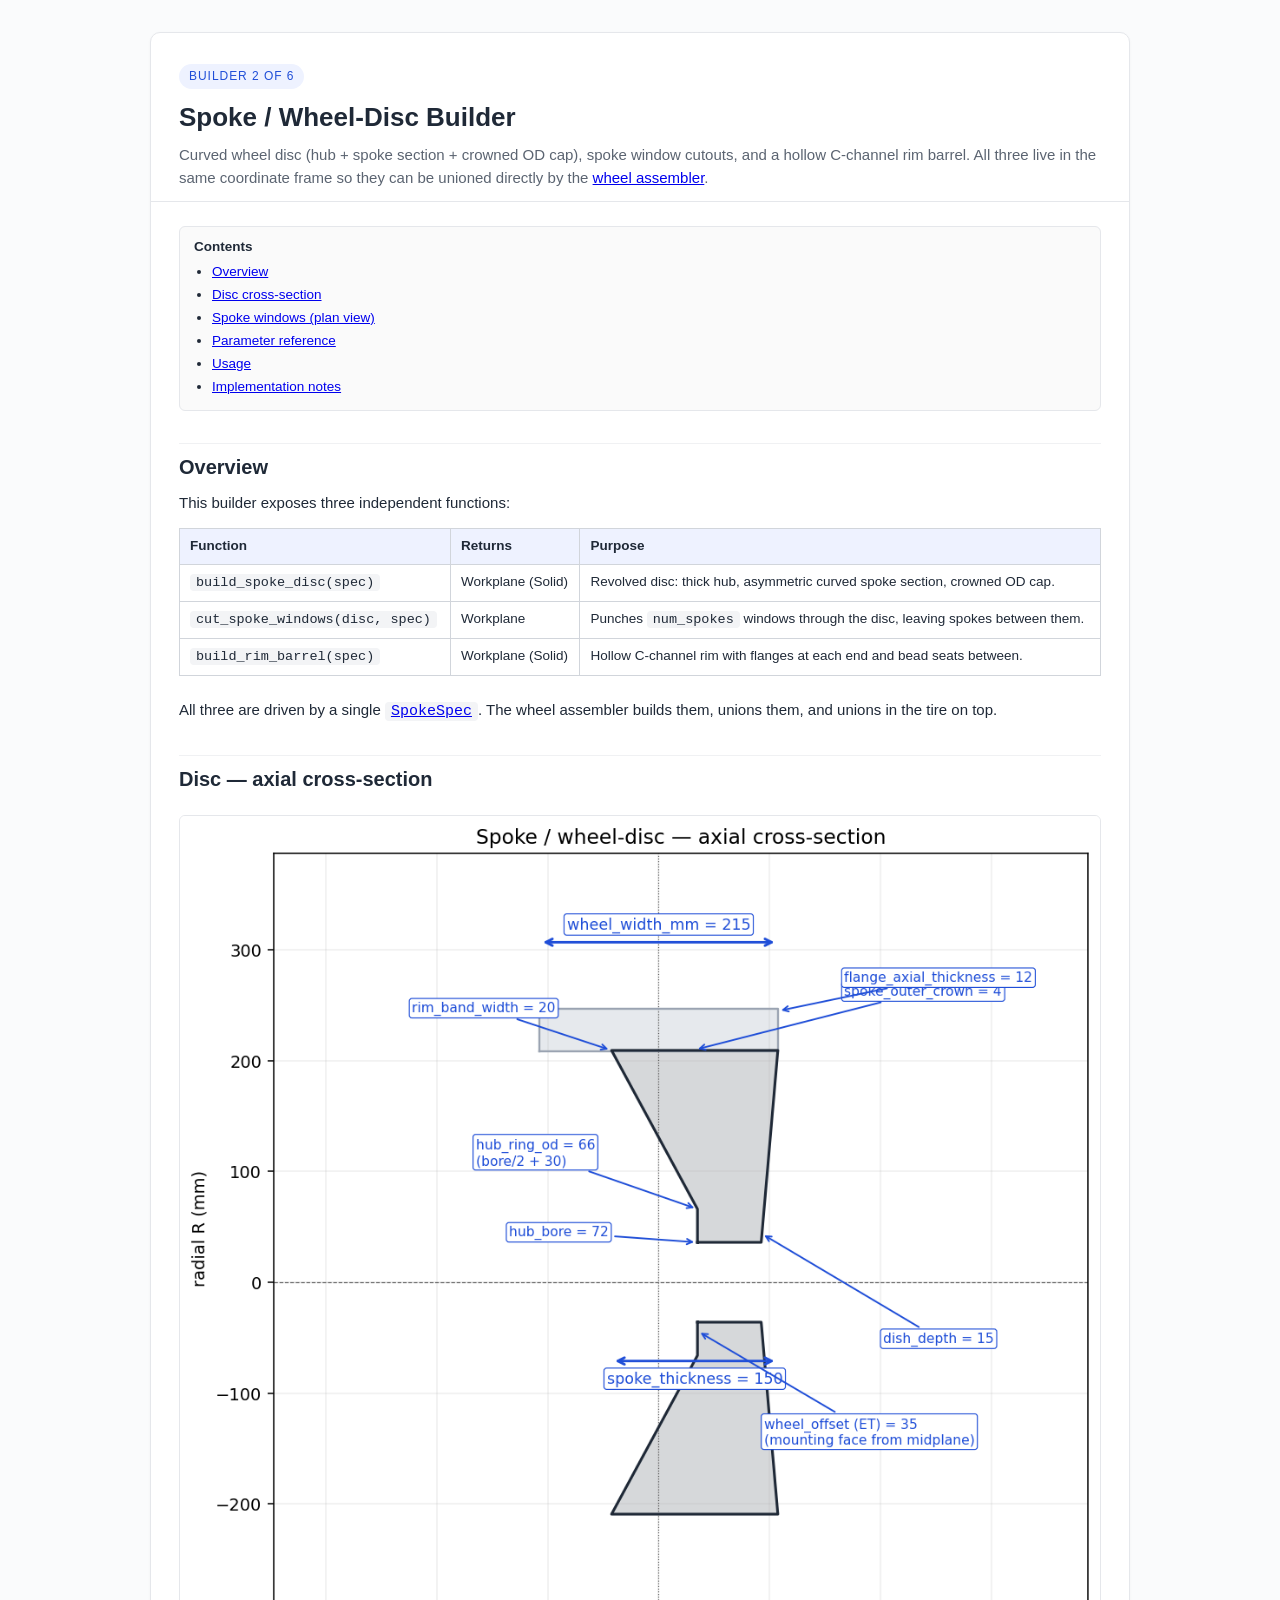
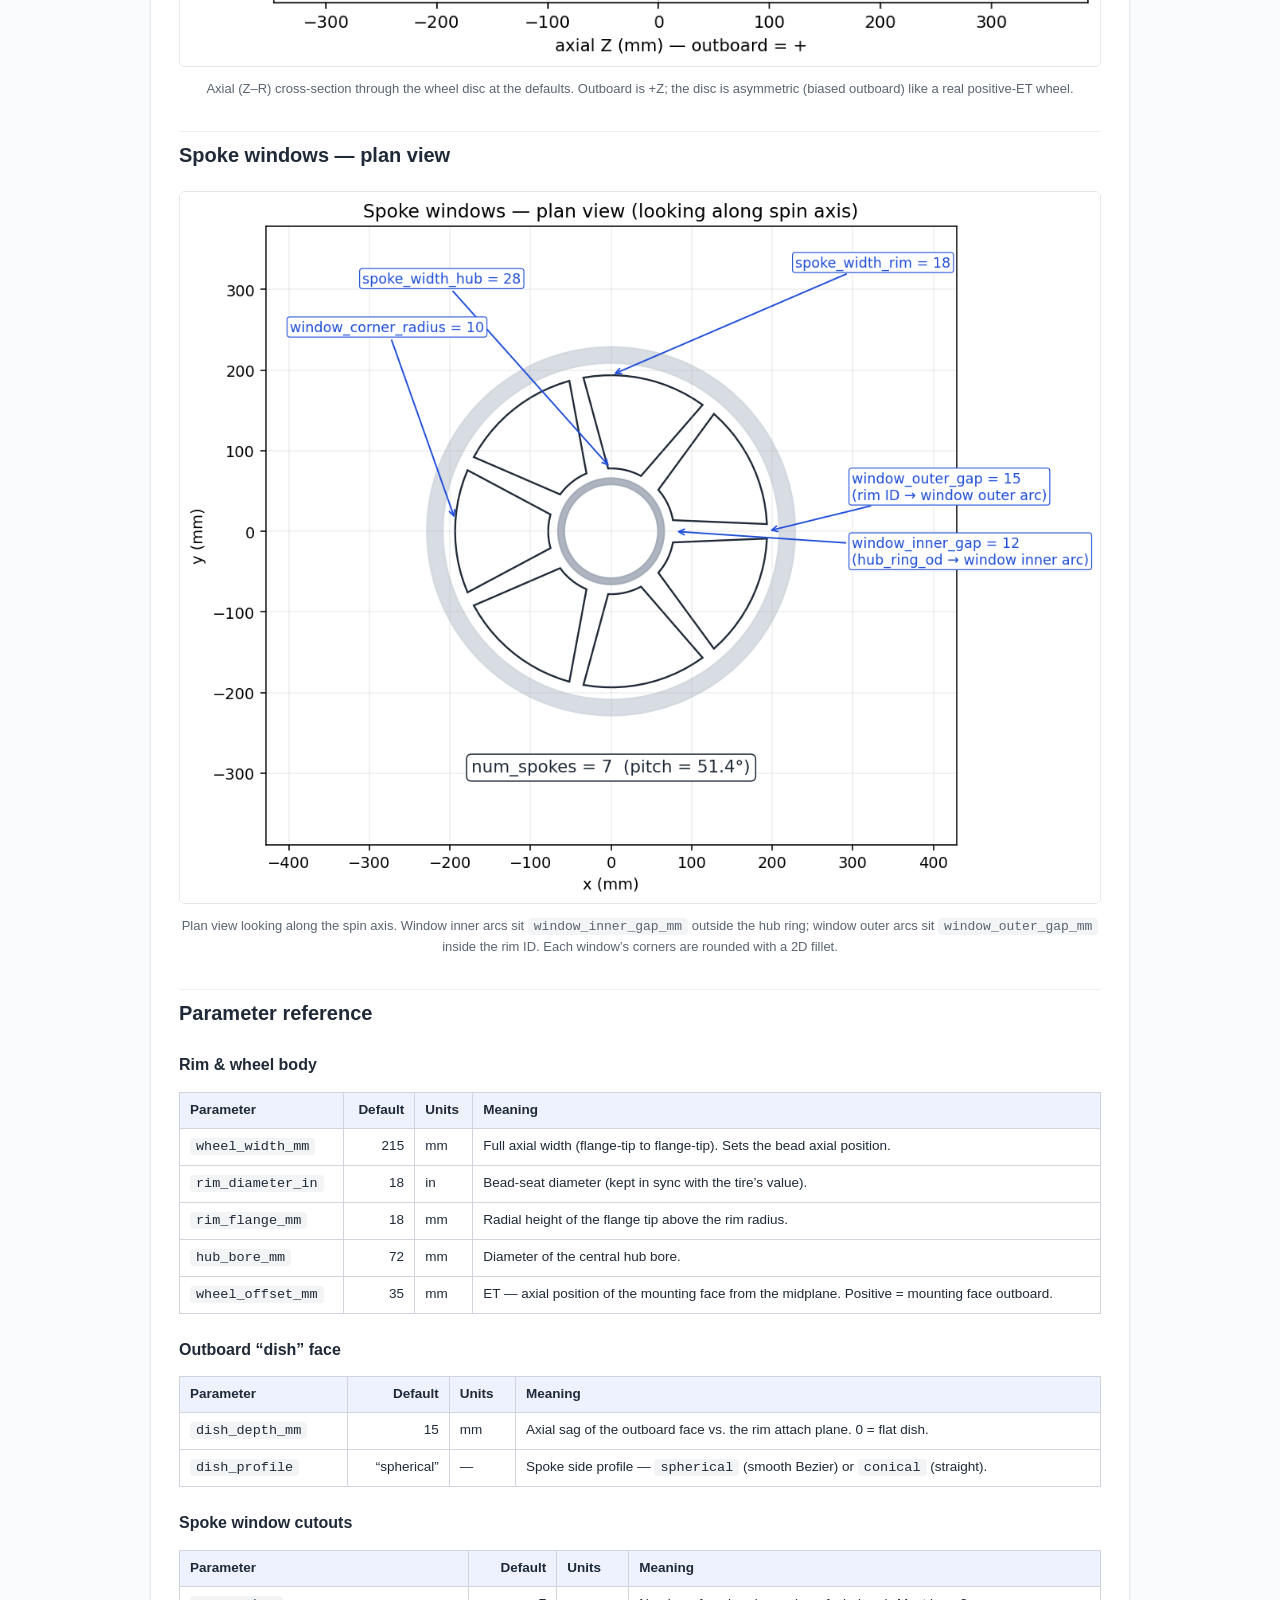
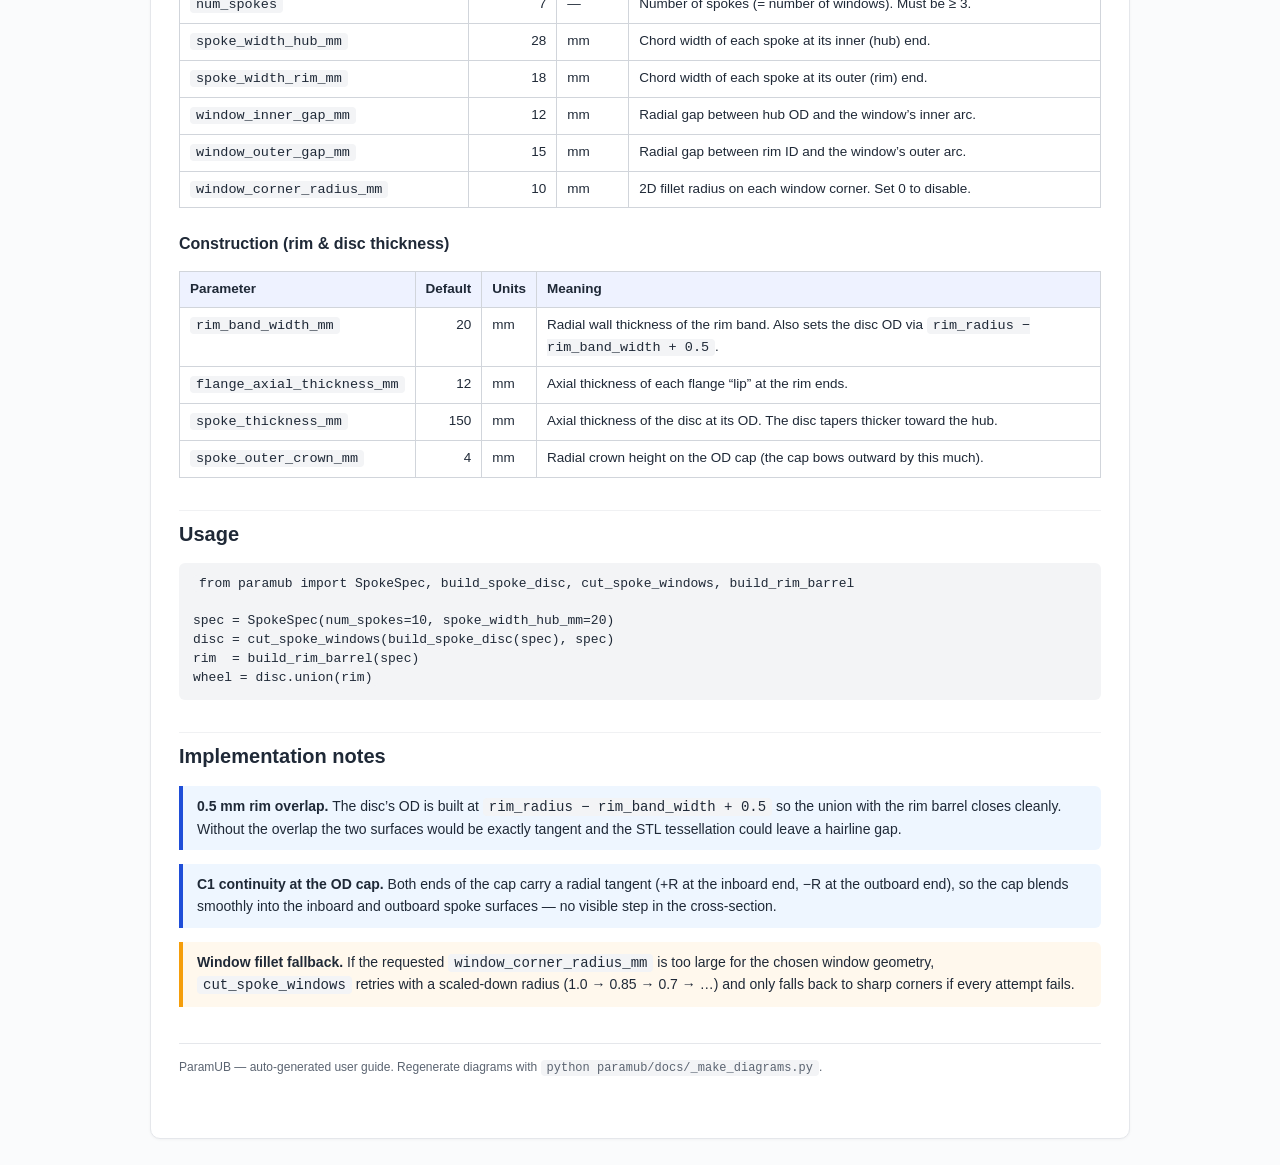
<file: paramub/docs/spoke_builder.html>
<!doctype html>
<html lang="en">
<head>
<meta charset="utf-8">
<title>ParamUB — Spoke Builder</title>
<link rel="stylesheet" href="_style.css">
</head>
<body>
<main>
<header>
  <div class="tag">Builder 2 of 6</div>
  <h1>Spoke / Wheel-Disc Builder</h1>
  <p class="subtitle">
    Curved wheel disc (hub + spoke section + crowned OD cap), spoke window
    cutouts, and a hollow C-channel rim barrel. All three live in the same
    coordinate frame so they can be unioned directly by the
    <a href="../builders/wheel.py">wheel assembler</a>.
  </p>
</header>

<nav class="toc">
  <strong>Contents</strong>
  <ul>
    <li><a href="#overview">Overview</a></li>
    <li><a href="#disc">Disc cross-section</a></li>
    <li><a href="#windows">Spoke windows (plan view)</a></li>
    <li><a href="#params">Parameter reference</a></li>
    <li><a href="#usage">Usage</a></li>
    <li><a href="#notes">Implementation notes</a></li>
  </ul>
</nav>

<h2 id="overview">Overview</h2>
<p>This builder exposes three independent functions:</p>
<table>
  <thead><tr><th>Function</th><th>Returns</th><th>Purpose</th></tr></thead>
  <tbody>
    <tr><td><code>build_spoke_disc(spec)</code></td><td>Workplane (Solid)</td>
        <td>Revolved disc: thick hub, asymmetric curved spoke section, crowned OD cap.</td></tr>
    <tr><td><code>cut_spoke_windows(disc, spec)</code></td><td>Workplane</td>
        <td>Punches <code>num_spokes</code> windows through the disc, leaving spokes between them.</td></tr>
    <tr><td><code>build_rim_barrel(spec)</code></td><td>Workplane (Solid)</td>
        <td>Hollow C-channel rim with flanges at each end and bead seats between.</td></tr>
  </tbody>
</table>
<p>
  All three are driven by a single
  <a href="../builders/spoke.py"><code>SpokeSpec</code></a>. The wheel
  assembler builds them, unions them, and unions in the tire on top.
</p>

<h2 id="disc">Disc — axial cross-section</h2>
<div class="figure">
  <img src="diagrams/spoke_section.png" alt="Spoke / wheel-disc cross-section">
  <span class="caption">
    Axial (Z–R) cross-section through the wheel disc at the defaults.
    Outboard is +Z; the disc is asymmetric (biased outboard) like a real
    positive-ET wheel.
  </span>
</div>

<h2 id="windows">Spoke windows — plan view</h2>
<div class="figure">
  <img src="diagrams/spoke_window.png" alt="Spoke windows in plan view">
  <span class="caption">
    Plan view looking along the spin axis. Window inner arcs sit
    <code>window_inner_gap_mm</code> outside the hub ring; window outer
    arcs sit <code>window_outer_gap_mm</code> inside the rim ID. Each
    window&rsquo;s corners are rounded with a 2D fillet.
  </span>
</div>

<h2 id="params">Parameter reference</h2>

<h3>Rim &amp; wheel body</h3>
<table>
  <thead><tr><th>Parameter</th><th class="num">Default</th><th>Units</th><th>Meaning</th></tr></thead>
  <tbody>
    <tr><td><code>wheel_width_mm</code></td><td class="num">215</td><td>mm</td>
        <td>Full axial width (flange-tip to flange-tip). Sets the bead axial position.</td></tr>
    <tr><td><code>rim_diameter_in</code></td><td class="num">18</td><td>in</td>
        <td>Bead-seat diameter (kept in sync with the tire&rsquo;s value).</td></tr>
    <tr><td><code>rim_flange_mm</code></td><td class="num">18</td><td>mm</td>
        <td>Radial height of the flange tip above the rim radius.</td></tr>
    <tr><td><code>hub_bore_mm</code></td><td class="num">72</td><td>mm</td>
        <td>Diameter of the central hub bore.</td></tr>
    <tr><td><code>wheel_offset_mm</code></td><td class="num">35</td><td>mm</td>
        <td>ET — axial position of the mounting face from the midplane. Positive = mounting face outboard.</td></tr>
  </tbody>
</table>

<h3>Outboard &ldquo;dish&rdquo; face</h3>
<table>
  <thead><tr><th>Parameter</th><th class="num">Default</th><th>Units</th><th>Meaning</th></tr></thead>
  <tbody>
    <tr><td><code>dish_depth_mm</code></td><td class="num">15</td><td>mm</td>
        <td>Axial sag of the outboard face vs. the rim attach plane. 0 = flat dish.</td></tr>
    <tr><td><code>dish_profile</code></td><td class="num">&ldquo;spherical&rdquo;</td><td>—</td>
        <td>Spoke side profile — <code>spherical</code> (smooth Bezier) or <code>conical</code> (straight).</td></tr>
  </tbody>
</table>

<h3>Spoke window cutouts</h3>
<table>
  <thead><tr><th>Parameter</th><th class="num">Default</th><th>Units</th><th>Meaning</th></tr></thead>
  <tbody>
    <tr><td><code>num_spokes</code></td><td class="num">7</td><td>—</td>
        <td>Number of spokes (= number of windows). Must be ≥ 3.</td></tr>
    <tr><td><code>spoke_width_hub_mm</code></td><td class="num">28</td><td>mm</td>
        <td>Chord width of each spoke at its inner (hub) end.</td></tr>
    <tr><td><code>spoke_width_rim_mm</code></td><td class="num">18</td><td>mm</td>
        <td>Chord width of each spoke at its outer (rim) end.</td></tr>
    <tr><td><code>window_inner_gap_mm</code></td><td class="num">12</td><td>mm</td>
        <td>Radial gap between hub OD and the window&rsquo;s inner arc.</td></tr>
    <tr><td><code>window_outer_gap_mm</code></td><td class="num">15</td><td>mm</td>
        <td>Radial gap between rim ID and the window&rsquo;s outer arc.</td></tr>
    <tr><td><code>window_corner_radius_mm</code></td><td class="num">10</td><td>mm</td>
        <td>2D fillet radius on each window corner. Set 0 to disable.</td></tr>
  </tbody>
</table>

<h3>Construction (rim &amp; disc thickness)</h3>
<table>
  <thead><tr><th>Parameter</th><th class="num">Default</th><th>Units</th><th>Meaning</th></tr></thead>
  <tbody>
    <tr><td><code>rim_band_width_mm</code></td><td class="num">20</td><td>mm</td>
        <td>Radial wall thickness of the rim band. Also sets the disc OD via <code>rim_radius − rim_band_width + 0.5</code>.</td></tr>
    <tr><td><code>flange_axial_thickness_mm</code></td><td class="num">12</td><td>mm</td>
        <td>Axial thickness of each flange &ldquo;lip&rdquo; at the rim ends.</td></tr>
    <tr><td><code>spoke_thickness_mm</code></td><td class="num">150</td><td>mm</td>
        <td>Axial thickness of the disc at its OD. The disc tapers thicker toward the hub.</td></tr>
    <tr><td><code>spoke_outer_crown_mm</code></td><td class="num">4</td><td>mm</td>
        <td>Radial crown height on the OD cap (the cap bows outward by this much).</td></tr>
  </tbody>
</table>

<h2 id="usage">Usage</h2>
<pre><code>from paramub import SpokeSpec, build_spoke_disc, cut_spoke_windows, build_rim_barrel

spec = SpokeSpec(num_spokes=10, spoke_width_hub_mm=20)
disc = cut_spoke_windows(build_spoke_disc(spec), spec)
rim  = build_rim_barrel(spec)
wheel = disc.union(rim)
</code></pre>

<h2 id="notes">Implementation notes</h2>
<div class="callout info">
  <strong>0.5 mm rim overlap.</strong> The disc&rsquo;s OD is built at
  <code>rim_radius − rim_band_width + 0.5</code> so the union with the rim
  barrel closes cleanly. Without the overlap the two surfaces would be
  exactly tangent and the STL tessellation could leave a hairline gap.
</div>
<div class="callout info">
  <strong>C1 continuity at the OD cap.</strong> Both ends of the cap carry
  a radial tangent (+R at the inboard end, −R at the outboard end), so the
  cap blends smoothly into the inboard and outboard spoke surfaces — no
  visible step in the cross-section.
</div>
<div class="callout">
  <strong>Window fillet fallback.</strong> If the requested
  <code>window_corner_radius_mm</code> is too large for the chosen window
  geometry, <code>cut_spoke_windows</code> retries with a scaled-down
  radius (1.0 → 0.85 → 0.7 → …) and only falls back to sharp corners if
  every attempt fails.
</div>

<footer>ParamUB — auto-generated user guide. Regenerate diagrams with
<code>python paramub/docs/_make_diagrams.py</code>.</footer>
</main>
</body>
</html>
</file>
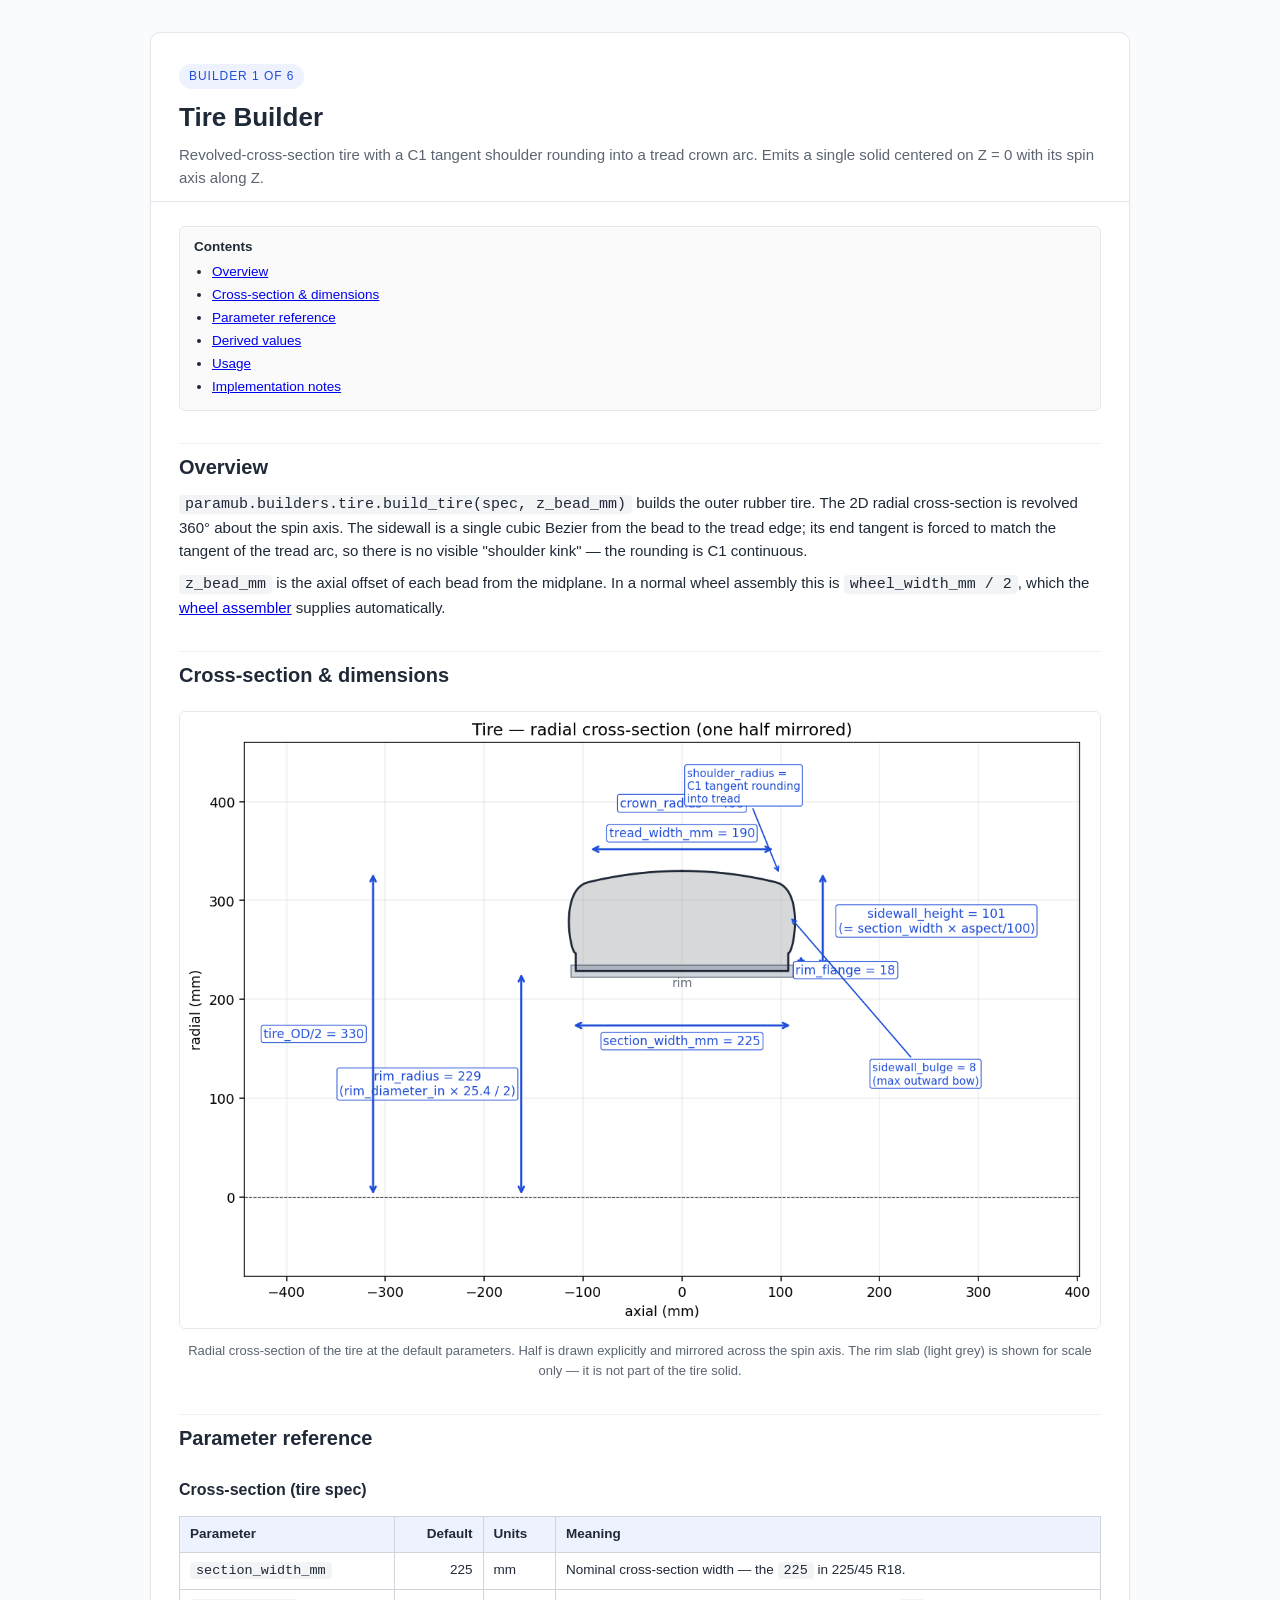
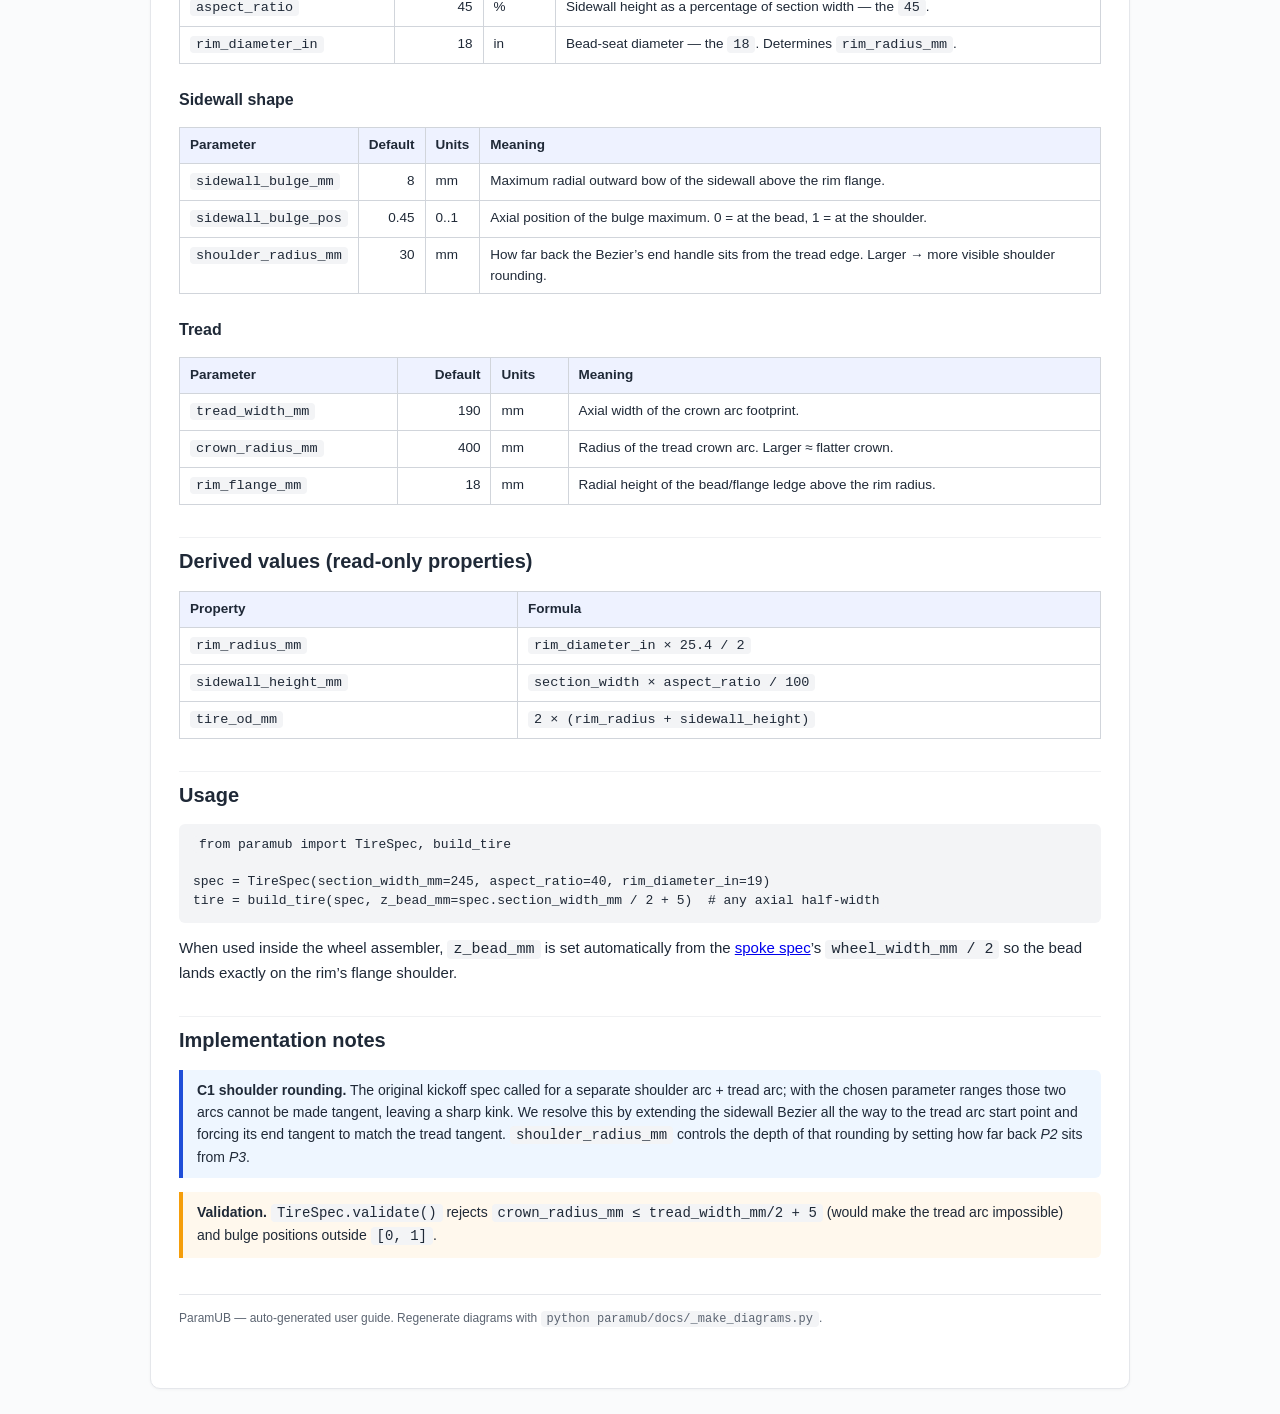
<file: paramub/docs/tire_builder.html>
<!doctype html>
<html lang="en">
<head>
<meta charset="utf-8">
<title>ParamUB — Tire Builder</title>
<link rel="stylesheet" href="_style.css">
</head>
<body>
<main>
<header>
  <div class="tag">Builder 1 of 6</div>
  <h1>Tire Builder</h1>
  <p class="subtitle">
    Revolved-cross-section tire with a C1 tangent shoulder rounding into a
    tread crown arc. Emits a single solid centered on Z = 0 with its spin
    axis along Z.
  </p>
</header>

<nav class="toc">
  <strong>Contents</strong>
  <ul>
    <li><a href="#overview">Overview</a></li>
    <li><a href="#dimensions">Cross-section &amp; dimensions</a></li>
    <li><a href="#params">Parameter reference</a></li>
    <li><a href="#derived">Derived values</a></li>
    <li><a href="#usage">Usage</a></li>
    <li><a href="#notes">Implementation notes</a></li>
  </ul>
</nav>

<h2 id="overview">Overview</h2>
<p>
  <code>paramub.builders.tire.build_tire(spec, z_bead_mm)</code> builds the
  outer rubber tire. The 2D radial cross-section is revolved 360° about the
  spin axis. The sidewall is a single cubic Bezier from the bead to the
  tread edge; its end tangent is forced to match the tangent of the tread
  arc, so there is no visible "shoulder kink" — the rounding is C1
  continuous.
</p>
<p>
  <code>z_bead_mm</code> is the axial offset of each bead from the
  midplane. In a normal wheel assembly this is
  <code>wheel_width_mm / 2</code>, which the
  <a href="../builders/wheel.py">wheel assembler</a> supplies automatically.
</p>

<h2 id="dimensions">Cross-section &amp; dimensions</h2>
<div class="figure">
  <img src="diagrams/tire_section.png" alt="Tire cross-section dimensions">
  <span class="caption">
    Radial cross-section of the tire at the default parameters. Half is
    drawn explicitly and mirrored across the spin axis. The rim slab
    (light grey) is shown for scale only — it is not part of the tire
    solid.
  </span>
</div>

<h2 id="params">Parameter reference</h2>

<h3>Cross-section (tire spec)</h3>
<table>
  <thead><tr><th>Parameter</th><th class="num">Default</th><th>Units</th><th>Meaning</th></tr></thead>
  <tbody>
    <tr><td><code>section_width_mm</code></td><td class="num">225</td><td>mm</td>
        <td>Nominal cross-section width — the <code>225</code> in 225/45 R18.</td></tr>
    <tr><td><code>aspect_ratio</code></td><td class="num">45</td><td>%</td>
        <td>Sidewall height as a percentage of section width — the <code>45</code>.</td></tr>
    <tr><td><code>rim_diameter_in</code></td><td class="num">18</td><td>in</td>
        <td>Bead-seat diameter — the <code>18</code>. Determines <code>rim_radius_mm</code>.</td></tr>
  </tbody>
</table>

<h3>Sidewall shape</h3>
<table>
  <thead><tr><th>Parameter</th><th class="num">Default</th><th>Units</th><th>Meaning</th></tr></thead>
  <tbody>
    <tr><td><code>sidewall_bulge_mm</code></td><td class="num">8</td><td>mm</td>
        <td>Maximum radial outward bow of the sidewall above the rim flange.</td></tr>
    <tr><td><code>sidewall_bulge_pos</code></td><td class="num">0.45</td><td>0..1</td>
        <td>Axial position of the bulge maximum. 0 = at the bead, 1 = at the shoulder.</td></tr>
    <tr><td><code>shoulder_radius_mm</code></td><td class="num">30</td><td>mm</td>
        <td>How far back the Bezier&rsquo;s end handle sits from the tread edge.
            Larger → more visible shoulder rounding.</td></tr>
  </tbody>
</table>

<h3>Tread</h3>
<table>
  <thead><tr><th>Parameter</th><th class="num">Default</th><th>Units</th><th>Meaning</th></tr></thead>
  <tbody>
    <tr><td><code>tread_width_mm</code></td><td class="num">190</td><td>mm</td>
        <td>Axial width of the crown arc footprint.</td></tr>
    <tr><td><code>crown_radius_mm</code></td><td class="num">400</td><td>mm</td>
        <td>Radius of the tread crown arc. Larger ≈ flatter crown.</td></tr>
    <tr><td><code>rim_flange_mm</code></td><td class="num">18</td><td>mm</td>
        <td>Radial height of the bead/flange ledge above the rim radius.</td></tr>
  </tbody>
</table>

<h2 id="derived">Derived values (read-only properties)</h2>
<table>
  <thead><tr><th>Property</th><th>Formula</th></tr></thead>
  <tbody>
    <tr><td><code>rim_radius_mm</code></td><td><code>rim_diameter_in × 25.4 / 2</code></td></tr>
    <tr><td><code>sidewall_height_mm</code></td><td><code>section_width × aspect_ratio / 100</code></td></tr>
    <tr><td><code>tire_od_mm</code></td><td><code>2 × (rim_radius + sidewall_height)</code></td></tr>
  </tbody>
</table>

<h2 id="usage">Usage</h2>
<pre><code>from paramub import TireSpec, build_tire

spec = TireSpec(section_width_mm=245, aspect_ratio=40, rim_diameter_in=19)
tire = build_tire(spec, z_bead_mm=spec.section_width_mm / 2 + 5)  # any axial half-width
</code></pre>

<p>
  When used inside the wheel assembler, <code>z_bead_mm</code> is set
  automatically from the <a href="spoke_builder.html">spoke spec</a>&rsquo;s
  <code>wheel_width_mm / 2</code> so the bead lands exactly on the rim&rsquo;s
  flange shoulder.
</p>

<h2 id="notes">Implementation notes</h2>
<div class="callout info">
  <strong>C1 shoulder rounding.</strong> The original kickoff spec called for
  a separate shoulder arc + tread arc; with the chosen parameter ranges
  those two arcs cannot be made tangent, leaving a sharp kink. We resolve
  this by extending the sidewall Bezier all the way to the tread arc start
  point and forcing its end tangent to match the tread tangent.
  <code>shoulder_radius_mm</code> controls the depth of that rounding by
  setting how far back <em>P2</em> sits from <em>P3</em>.
</div>
<div class="callout">
  <strong>Validation.</strong> <code>TireSpec.validate()</code> rejects
  <code>crown_radius_mm ≤ tread_width_mm/2 + 5</code> (would make the tread
  arc impossible) and bulge positions outside <code>[0, 1]</code>.
</div>

<footer>ParamUB — auto-generated user guide. Regenerate diagrams with
<code>python paramub/docs/_make_diagrams.py</code>.</footer>
</main>
</body>
</html>
</file>
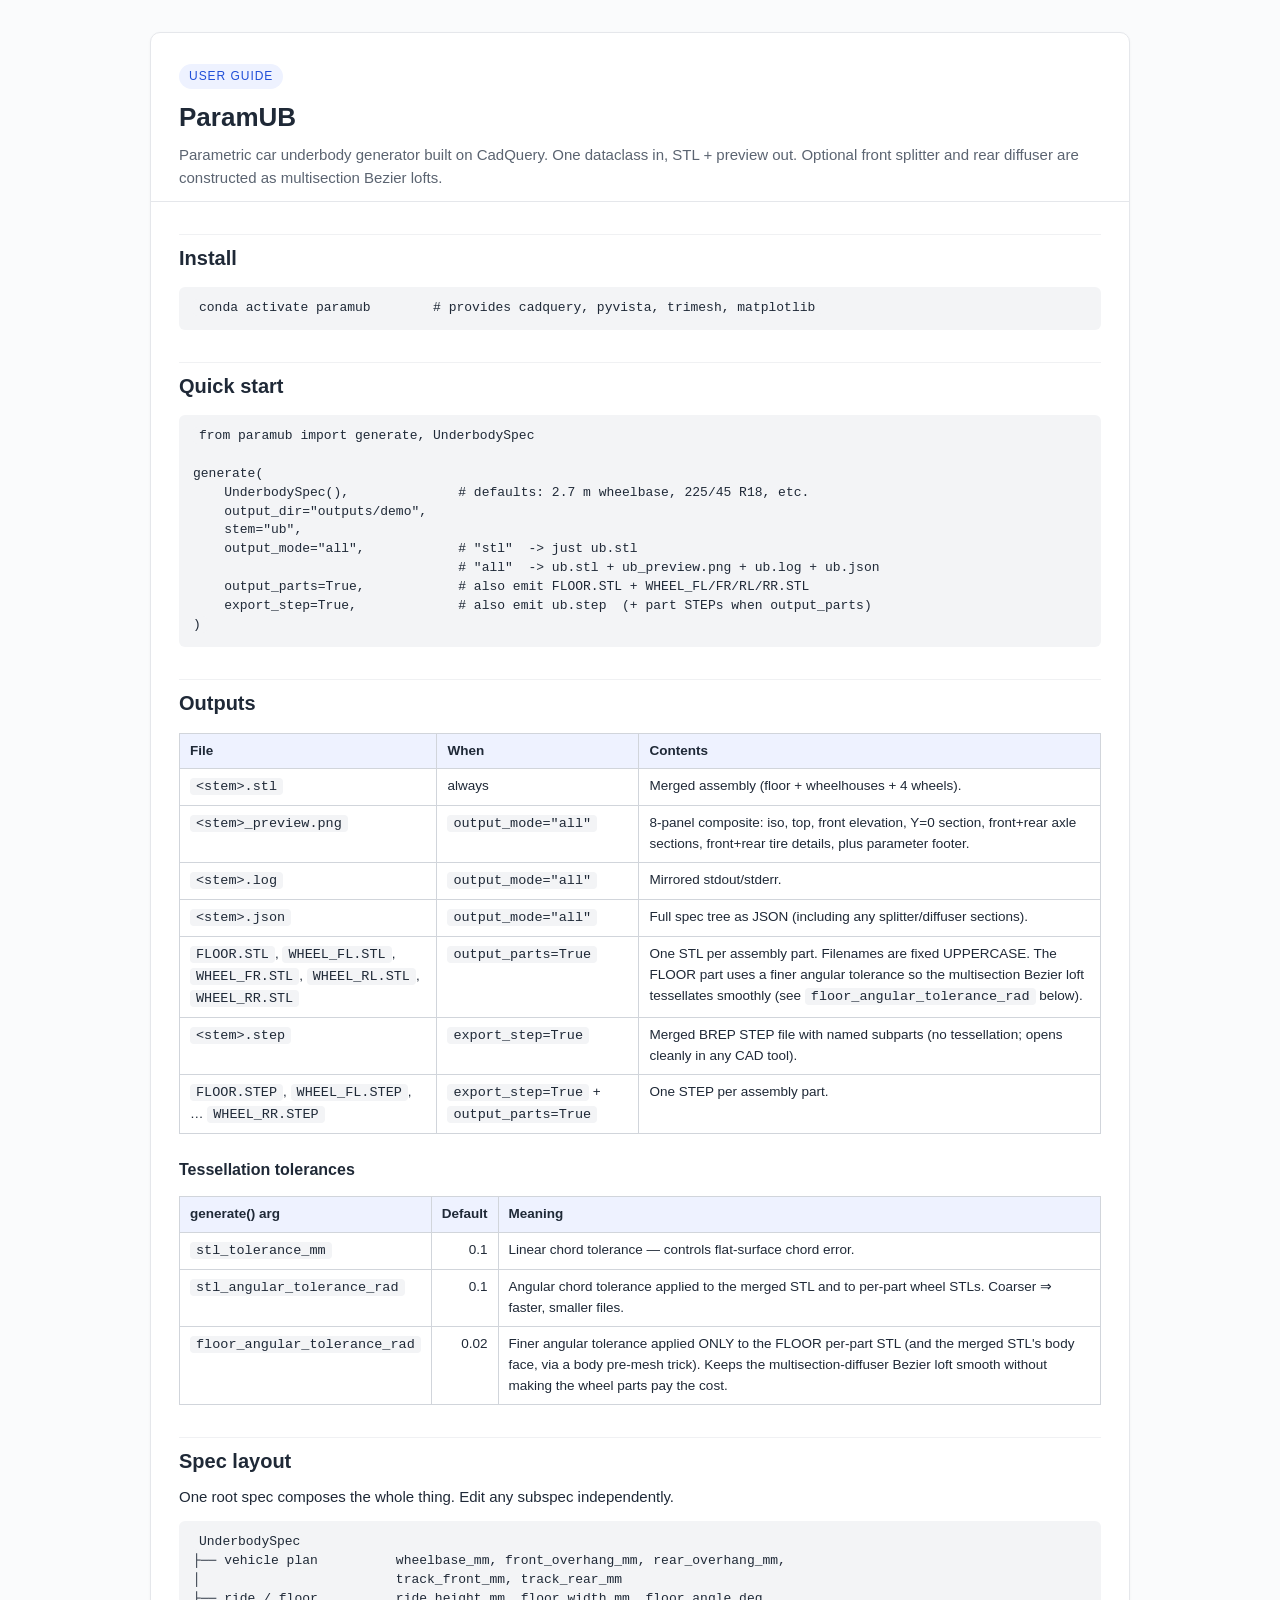
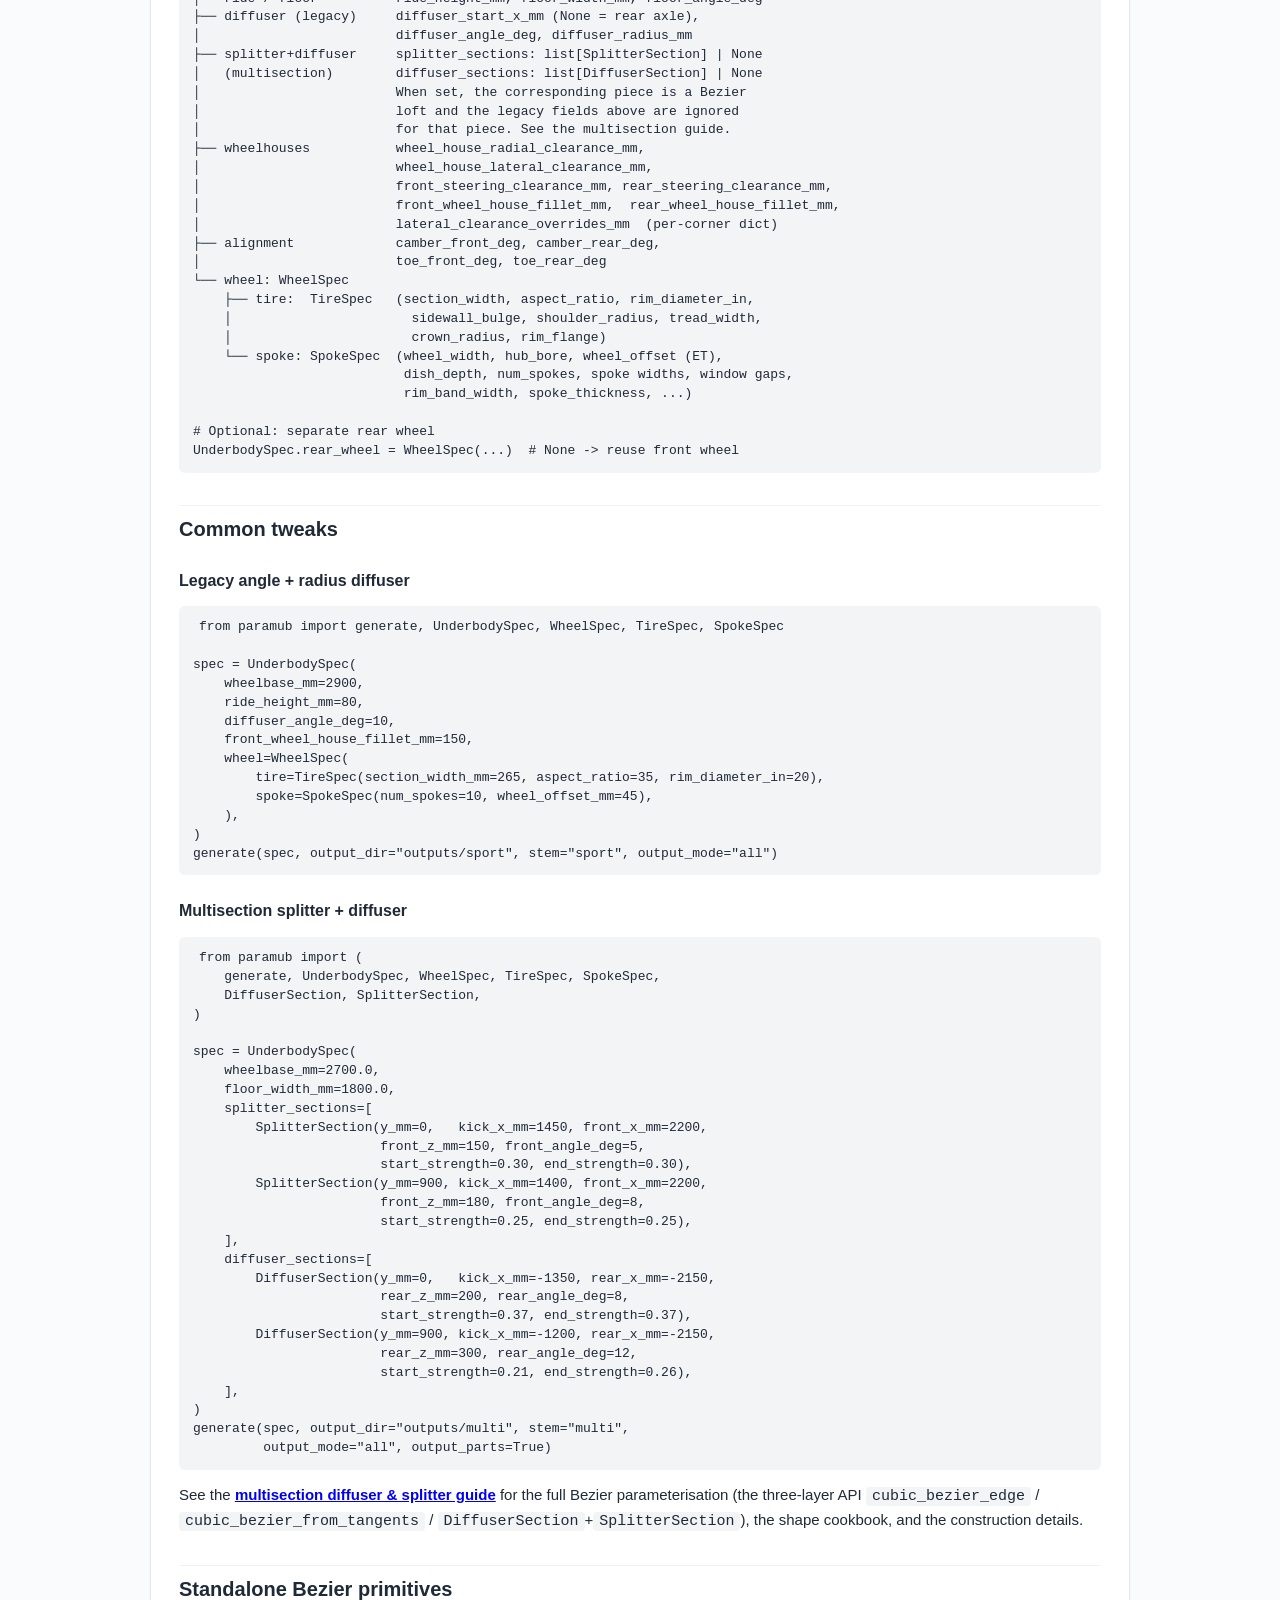
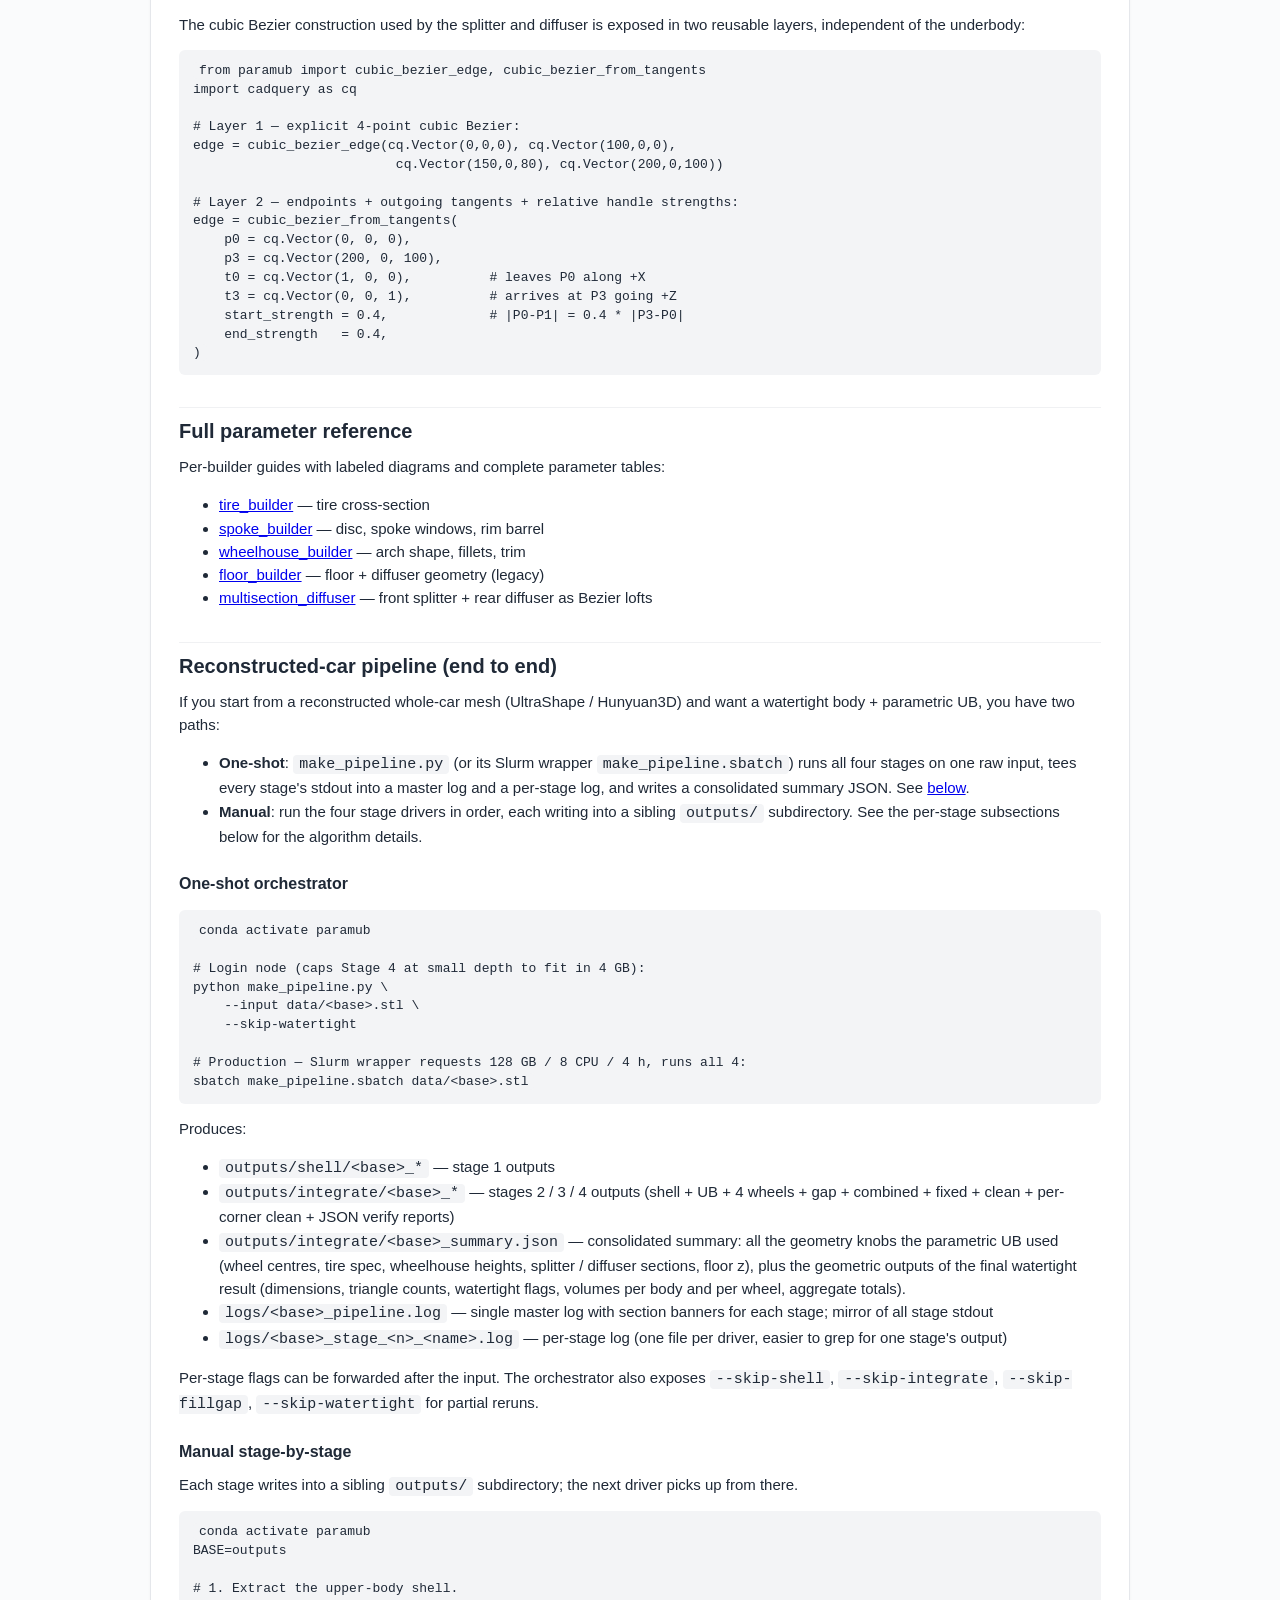
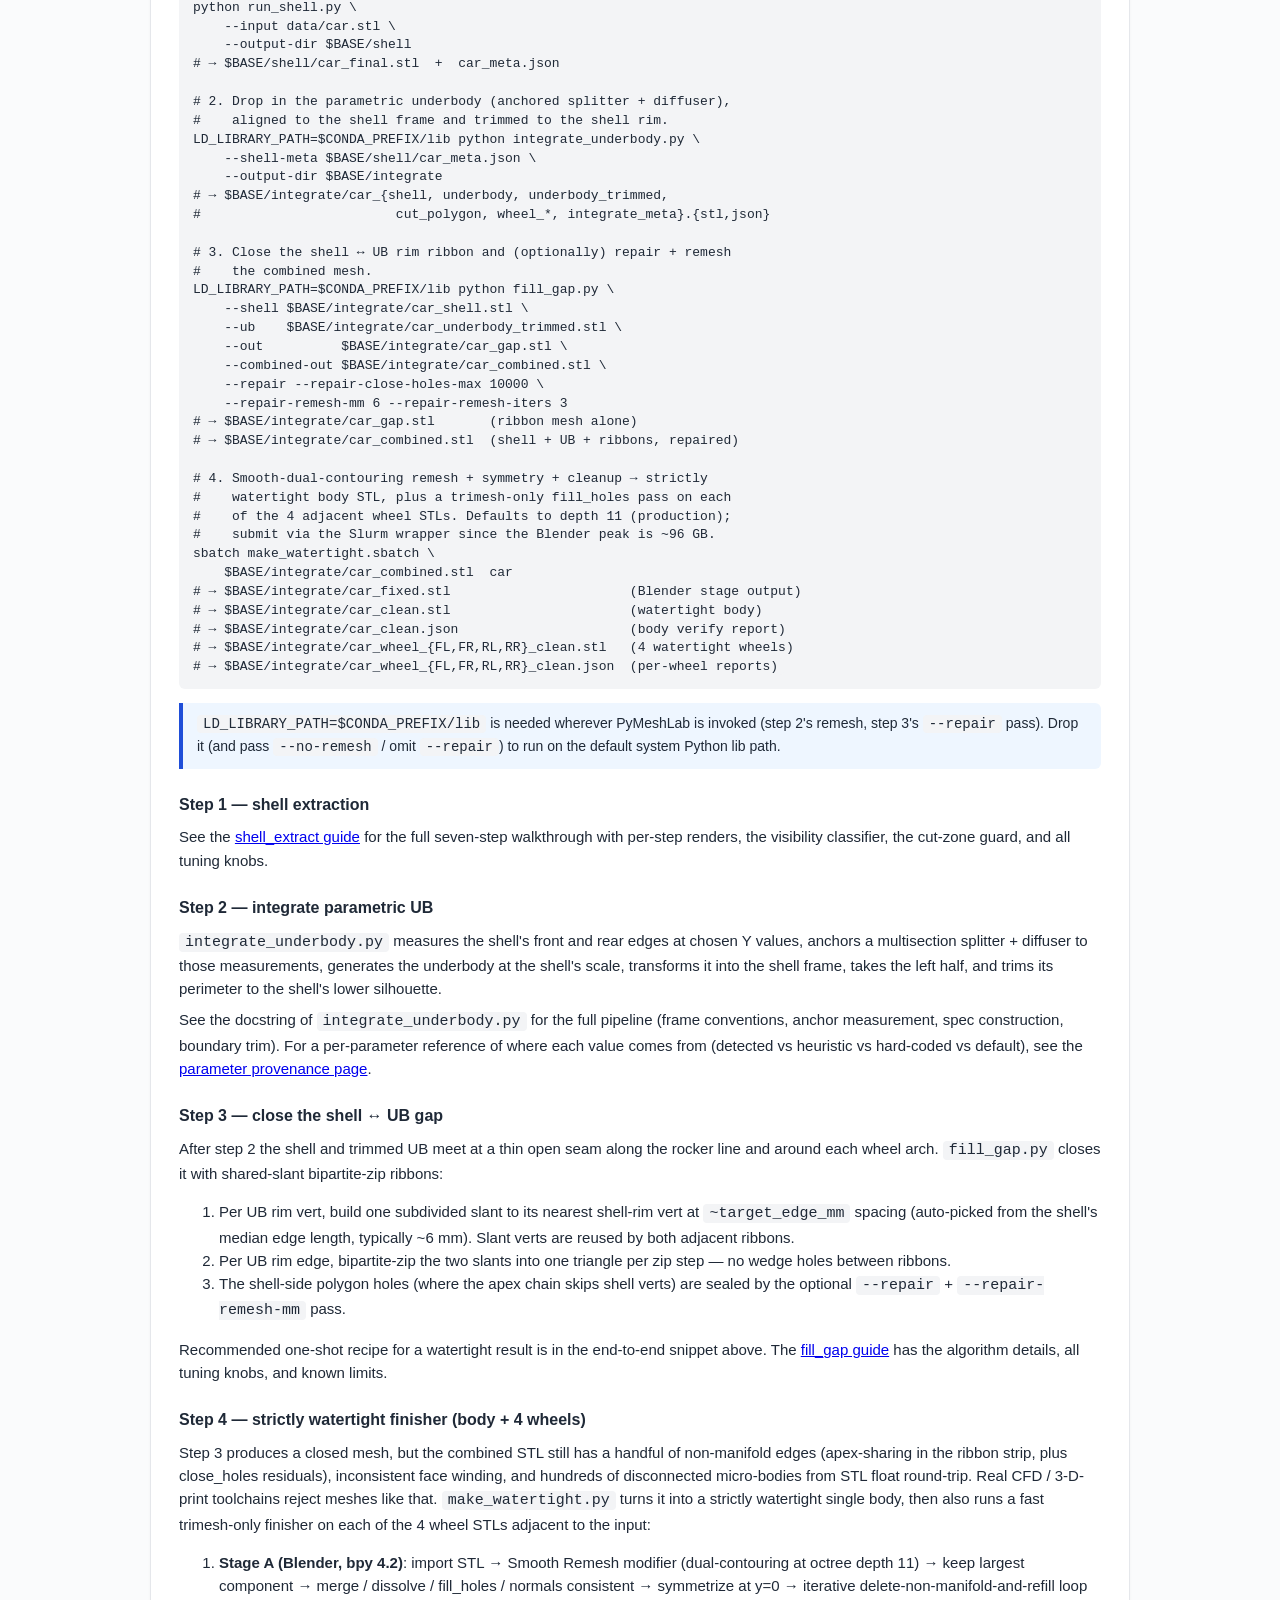
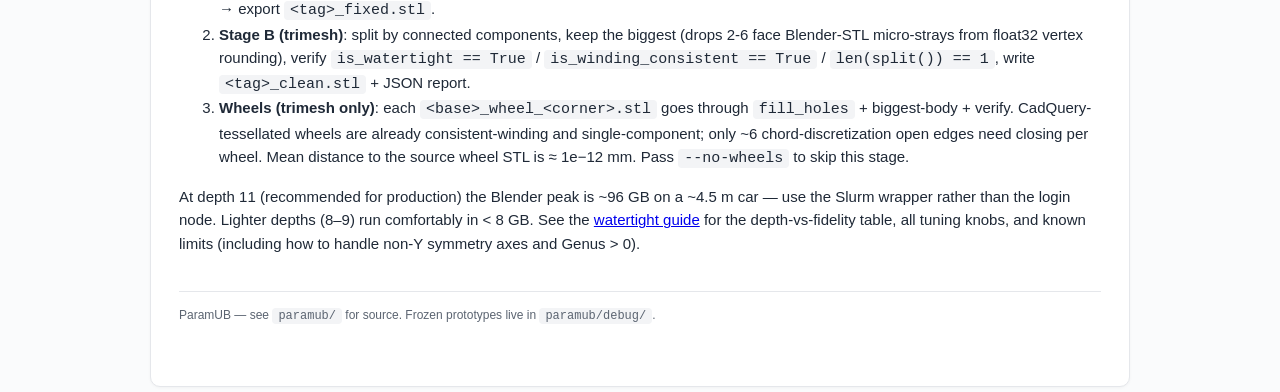
<file: paramub/docs/userguide.html>
<!doctype html>
<html lang="en">
<head>
<meta charset="utf-8">
<title>ParamUB — User Guide</title>
<link rel="stylesheet" href="_style.css">
</head>
<body>
<main>
<header>
  <div class="tag">User guide</div>
  <h1>ParamUB</h1>
  <p class="subtitle">
    Parametric car underbody generator built on CadQuery. One dataclass in,
    STL + preview out. Optional front splitter and rear diffuser are
    constructed as multisection Bezier lofts.
  </p>
</header>

<h2>Install</h2>
<pre><code>conda activate paramub        # provides cadquery, pyvista, trimesh, matplotlib
</code></pre>

<h2>Quick start</h2>
<pre><code>from paramub import generate, UnderbodySpec

generate(
    UnderbodySpec(),              # defaults: 2.7 m wheelbase, 225/45 R18, etc.
    output_dir="outputs/demo",
    stem="ub",
    output_mode="all",            # "stl"  -> just ub.stl
                                  # "all"  -> ub.stl + ub_preview.png + ub.log + ub.json
    output_parts=True,            # also emit FLOOR.STL + WHEEL_FL/FR/RL/RR.STL
    export_step=True,             # also emit ub.step  (+ part STEPs when output_parts)
)
</code></pre>

<h2>Outputs</h2>
<table>
  <thead><tr><th>File</th><th>When</th><th>Contents</th></tr></thead>
  <tbody>
    <tr><td><code>&lt;stem&gt;.stl</code></td><td>always</td>
        <td>Merged assembly (floor + wheelhouses + 4 wheels).</td></tr>
    <tr><td><code>&lt;stem&gt;_preview.png</code></td><td><code>output_mode="all"</code></td>
        <td>8-panel composite: iso, top, front elevation, Y=0 section, front+rear axle sections, front+rear tire details, plus parameter footer.</td></tr>
    <tr><td><code>&lt;stem&gt;.log</code></td><td><code>output_mode="all"</code></td>
        <td>Mirrored stdout/stderr.</td></tr>
    <tr><td><code>&lt;stem&gt;.json</code></td><td><code>output_mode="all"</code></td>
        <td>Full spec tree as JSON (including any splitter/diffuser sections).</td></tr>
    <tr><td><code>FLOOR.STL</code>, <code>WHEEL_FL.STL</code>, <code>WHEEL_FR.STL</code>, <code>WHEEL_RL.STL</code>, <code>WHEEL_RR.STL</code></td>
        <td><code>output_parts=True</code></td>
        <td>One STL per assembly part. Filenames are fixed UPPERCASE. The
            FLOOR part uses a finer angular tolerance so the multisection
            Bezier loft tessellates smoothly (see
            <code>floor_angular_tolerance_rad</code> below).</td></tr>
    <tr><td><code>&lt;stem&gt;.step</code></td><td><code>export_step=True</code></td>
        <td>Merged BREP STEP file with named subparts (no tessellation; opens cleanly in any CAD tool).</td></tr>
    <tr><td><code>FLOOR.STEP</code>, <code>WHEEL_FL.STEP</code>, … <code>WHEEL_RR.STEP</code></td>
        <td><code>export_step=True</code> + <code>output_parts=True</code></td>
        <td>One STEP per assembly part.</td></tr>
  </tbody>
</table>

<h3>Tessellation tolerances</h3>
<table>
  <thead><tr><th>generate() arg</th><th class="num">Default</th><th>Meaning</th></tr></thead>
  <tbody>
    <tr>
      <td><code>stl_tolerance_mm</code></td>
      <td class="num">0.1</td>
      <td>Linear chord tolerance — controls flat-surface chord error.</td>
    </tr>
    <tr>
      <td><code>stl_angular_tolerance_rad</code></td>
      <td class="num">0.1</td>
      <td>Angular chord tolerance applied to the merged STL and to per-part
          wheel STLs. Coarser ⇒ faster, smaller files.</td>
    </tr>
    <tr>
      <td><code>floor_angular_tolerance_rad</code></td>
      <td class="num">0.02</td>
      <td>Finer angular tolerance applied ONLY to the FLOOR per-part STL
          (and the merged STL's body face, via a body pre-mesh trick). Keeps
          the multisection-diffuser Bezier loft smooth without making the
          wheel parts pay the cost.</td>
    </tr>
  </tbody>
</table>

<h2>Spec layout</h2>
<p>One root spec composes the whole thing. Edit any subspec independently.</p>
<pre><code>UnderbodySpec
├── vehicle plan          wheelbase_mm, front_overhang_mm, rear_overhang_mm,
│                         track_front_mm, track_rear_mm
├── ride / floor          ride_height_mm, floor_width_mm, floor_angle_deg
├── diffuser (legacy)     diffuser_start_x_mm (None = rear axle),
│                         diffuser_angle_deg, diffuser_radius_mm
├── splitter+diffuser     splitter_sections: list[SplitterSection] | None
│   (multisection)        diffuser_sections: list[DiffuserSection] | None
│                         When set, the corresponding piece is a Bezier
│                         loft and the legacy fields above are ignored
│                         for that piece. See the multisection guide.
├── wheelhouses           wheel_house_radial_clearance_mm,
│                         wheel_house_lateral_clearance_mm,
│                         front_steering_clearance_mm, rear_steering_clearance_mm,
│                         front_wheel_house_fillet_mm,  rear_wheel_house_fillet_mm,
│                         lateral_clearance_overrides_mm  (per-corner dict)
├── alignment             camber_front_deg, camber_rear_deg,
│                         toe_front_deg, toe_rear_deg
└── wheel: WheelSpec
    ├── tire:  TireSpec   (section_width, aspect_ratio, rim_diameter_in,
    │                       sidewall_bulge, shoulder_radius, tread_width,
    │                       crown_radius, rim_flange)
    └── spoke: SpokeSpec  (wheel_width, hub_bore, wheel_offset (ET),
                           dish_depth, num_spokes, spoke widths, window gaps,
                           rim_band_width, spoke_thickness, ...)

# Optional: separate rear wheel
UnderbodySpec.rear_wheel = WheelSpec(...)  # None -> reuse front wheel
</code></pre>

<h2>Common tweaks</h2>

<h3>Legacy angle + radius diffuser</h3>
<pre><code>from paramub import generate, UnderbodySpec, WheelSpec, TireSpec, SpokeSpec

spec = UnderbodySpec(
    wheelbase_mm=2900,
    ride_height_mm=80,
    diffuser_angle_deg=10,
    front_wheel_house_fillet_mm=150,
    wheel=WheelSpec(
        tire=TireSpec(section_width_mm=265, aspect_ratio=35, rim_diameter_in=20),
        spoke=SpokeSpec(num_spokes=10, wheel_offset_mm=45),
    ),
)
generate(spec, output_dir="outputs/sport", stem="sport", output_mode="all")
</code></pre>

<h3>Multisection splitter + diffuser</h3>
<pre><code>from paramub import (
    generate, UnderbodySpec, WheelSpec, TireSpec, SpokeSpec,
    DiffuserSection, SplitterSection,
)

spec = UnderbodySpec(
    wheelbase_mm=2700.0,
    floor_width_mm=1800.0,
    splitter_sections=[
        SplitterSection(y_mm=0,   kick_x_mm=1450, front_x_mm=2200,
                        front_z_mm=150, front_angle_deg=5,
                        start_strength=0.30, end_strength=0.30),
        SplitterSection(y_mm=900, kick_x_mm=1400, front_x_mm=2200,
                        front_z_mm=180, front_angle_deg=8,
                        start_strength=0.25, end_strength=0.25),
    ],
    diffuser_sections=[
        DiffuserSection(y_mm=0,   kick_x_mm=-1350, rear_x_mm=-2150,
                        rear_z_mm=200, rear_angle_deg=8,
                        start_strength=0.37, end_strength=0.37),
        DiffuserSection(y_mm=900, kick_x_mm=-1200, rear_x_mm=-2150,
                        rear_z_mm=300, rear_angle_deg=12,
                        start_strength=0.21, end_strength=0.26),
    ],
)
generate(spec, output_dir="outputs/multi", stem="multi",
         output_mode="all", output_parts=True)
</code></pre>
<p>
  See the
  <a href="multisection_diffuser.html"><strong>multisection diffuser &amp;
  splitter guide</strong></a> for the full Bezier parameterisation (the
  three-layer API <code>cubic_bezier_edge</code> /
  <code>cubic_bezier_from_tangents</code> /
  <code>DiffuserSection</code>+<code>SplitterSection</code>), the
  shape cookbook, and the construction details.
</p>

<h2>Standalone Bezier primitives</h2>
<p>
  The cubic Bezier construction used by the splitter and diffuser is
  exposed in two reusable layers, independent of the underbody:
</p>
<pre><code>from paramub import cubic_bezier_edge, cubic_bezier_from_tangents
import cadquery as cq

# Layer 1 — explicit 4-point cubic Bezier:
edge = cubic_bezier_edge(cq.Vector(0,0,0), cq.Vector(100,0,0),
                          cq.Vector(150,0,80), cq.Vector(200,0,100))

# Layer 2 — endpoints + outgoing tangents + relative handle strengths:
edge = cubic_bezier_from_tangents(
    p0 = cq.Vector(0, 0, 0),
    p3 = cq.Vector(200, 0, 100),
    t0 = cq.Vector(1, 0, 0),          # leaves P0 along +X
    t3 = cq.Vector(0, 0, 1),          # arrives at P3 going +Z
    start_strength = 0.4,             # |P0-P1| = 0.4 * |P3-P0|
    end_strength   = 0.4,
)
</code></pre>

<h2>Full parameter reference</h2>
<p>Per-builder guides with labeled diagrams and complete parameter tables:</p>
<ul>
  <li><a href="tire_builder.html">tire_builder</a> — tire cross-section</li>
  <li><a href="spoke_builder.html">spoke_builder</a> — disc, spoke windows, rim barrel</li>
  <li><a href="wheelhouse_builder.html">wheelhouse_builder</a> — arch shape, fillets, trim</li>
  <li><a href="floor_builder.html">floor_builder</a> — floor + diffuser geometry (legacy)</li>
  <li><a href="multisection_diffuser.html">multisection_diffuser</a> —
      front splitter + rear diffuser as Bezier lofts</li>
</ul>

<h2 id="reconstruction-pipeline">Reconstructed-car pipeline (end to end)</h2>
<p>
  If you start from a reconstructed whole-car mesh (UltraShape /
  Hunyuan3D) and want a watertight body + parametric UB, you have two
  paths:
</p>
<ul>
  <li><strong>One-shot</strong>:
    <code>make_pipeline.py</code> (or its Slurm wrapper
    <code>make_pipeline.sbatch</code>) runs all four stages on one raw
    input, tees every stage's stdout into a master log and a per-stage
    log, and writes a consolidated summary JSON. See
    <a href="#one-shot">below</a>.</li>
  <li><strong>Manual</strong>: run the four stage drivers in order,
    each writing into a sibling <code>outputs/</code> subdirectory.
    See the per-stage subsections below for the algorithm details.</li>
</ul>

<h3 id="one-shot">One-shot orchestrator</h3>
<pre><code>conda activate paramub

# Login node (caps Stage 4 at small depth to fit in 4 GB):
python make_pipeline.py \
    --input data/&lt;base&gt;.stl \
    --skip-watertight

# Production — Slurm wrapper requests 128 GB / 8 CPU / 4 h, runs all 4:
sbatch make_pipeline.sbatch data/&lt;base&gt;.stl
</code></pre>
<p>Produces:</p>
<ul>
  <li><code>outputs/shell/&lt;base&gt;_*</code> — stage 1 outputs</li>
  <li><code>outputs/integrate/&lt;base&gt;_*</code> — stages 2 / 3 / 4 outputs
    (shell + UB + 4 wheels + gap + combined + fixed + clean + per-corner clean
    + JSON verify reports)</li>
  <li><code>outputs/integrate/&lt;base&gt;_summary.json</code> — consolidated
    summary: all the geometry knobs the parametric UB used (wheel centres,
    tire spec, wheelhouse heights, splitter / diffuser sections, floor z),
    plus the geometric outputs of the final watertight result (dimensions,
    triangle counts, watertight flags, volumes per body and per wheel,
    aggregate totals).</li>
  <li><code>logs/&lt;base&gt;_pipeline.log</code> — single master log with
    section banners for each stage; mirror of all stage stdout</li>
  <li><code>logs/&lt;base&gt;_stage_&lt;n&gt;_&lt;name&gt;.log</code> — per-stage
    log (one file per driver, easier to grep for one stage's output)</li>
</ul>
<p>
  Per-stage flags can be forwarded after the input. The orchestrator
  also exposes <code>--skip-shell</code>, <code>--skip-integrate</code>,
  <code>--skip-fillgap</code>, <code>--skip-watertight</code> for
  partial reruns.
</p>

<h3 id="manual">Manual stage-by-stage</h3>
<p>
  Each stage writes into a sibling <code>outputs/</code> subdirectory;
  the next driver picks up from there.
</p>
<pre><code>conda activate paramub
BASE=outputs

# 1. Extract the upper-body shell.
python run_shell.py \
    --input data/car.stl \
    --output-dir $BASE/shell
# → $BASE/shell/car_final.stl  +  car_meta.json

# 2. Drop in the parametric underbody (anchored splitter + diffuser),
#    aligned to the shell frame and trimmed to the shell rim.
LD_LIBRARY_PATH=$CONDA_PREFIX/lib python integrate_underbody.py \
    --shell-meta $BASE/shell/car_meta.json \
    --output-dir $BASE/integrate
# → $BASE/integrate/car_{shell, underbody, underbody_trimmed,
#                         cut_polygon, wheel_*, integrate_meta}.{stl,json}

# 3. Close the shell ↔ UB rim ribbon and (optionally) repair + remesh
#    the combined mesh.
LD_LIBRARY_PATH=$CONDA_PREFIX/lib python fill_gap.py \
    --shell $BASE/integrate/car_shell.stl \
    --ub    $BASE/integrate/car_underbody_trimmed.stl \
    --out          $BASE/integrate/car_gap.stl \
    --combined-out $BASE/integrate/car_combined.stl \
    --repair --repair-close-holes-max 10000 \
    --repair-remesh-mm 6 --repair-remesh-iters 3
# → $BASE/integrate/car_gap.stl       (ribbon mesh alone)
# → $BASE/integrate/car_combined.stl  (shell + UB + ribbons, repaired)

# 4. Smooth-dual-contouring remesh + symmetry + cleanup → strictly
#    watertight body STL, plus a trimesh-only fill_holes pass on each
#    of the 4 adjacent wheel STLs. Defaults to depth 11 (production);
#    submit via the Slurm wrapper since the Blender peak is ~96 GB.
sbatch make_watertight.sbatch \
    $BASE/integrate/car_combined.stl  car
# → $BASE/integrate/car_fixed.stl                       (Blender stage output)
# → $BASE/integrate/car_clean.stl                       (watertight body)
# → $BASE/integrate/car_clean.json                      (body verify report)
# → $BASE/integrate/car_wheel_{FL,FR,RL,RR}_clean.stl   (4 watertight wheels)
# → $BASE/integrate/car_wheel_{FL,FR,RL,RR}_clean.json  (per-wheel reports)
</code></pre>
<div class="callout info">
  <code>LD_LIBRARY_PATH=$CONDA_PREFIX/lib</code> is needed wherever
  PyMeshLab is invoked (step 2's remesh, step 3's
  <code>--repair</code> pass). Drop it (and pass
  <code>--no-remesh</code> / omit <code>--repair</code>) to run on the
  default system Python lib path.
</div>

<h3 id="shell-extract">Step 1 — shell extraction</h3>
<p>
  See the <a href="shell_extract.html">shell_extract guide</a> for the
  full seven-step walkthrough with per-step renders, the visibility
  classifier, the cut-zone guard, and all tuning knobs.
</p>

<h3 id="integrate">Step 2 — integrate parametric UB</h3>
<p>
  <code>integrate_underbody.py</code> measures the shell's front and
  rear edges at chosen Y values, anchors a multisection splitter +
  diffuser to those measurements, generates the underbody at the
  shell's scale, transforms it into the shell frame, takes the left
  half, and trims its perimeter to the shell's lower silhouette.
</p>
<p>
  See the docstring of <code>integrate_underbody.py</code> for the full
  pipeline (frame conventions, anchor measurement, spec construction,
  boundary trim). For a per-parameter reference of where each value
  comes from (detected vs heuristic vs hard-coded vs default), see the
  <a href="parameters.html">parameter provenance page</a>.
</p>

<h3 id="fill-gap">Step 3 — close the shell ↔ UB gap</h3>
<p>
  After step 2 the shell and trimmed UB meet at a thin open seam
  along the rocker line and around each wheel arch.
  <code>fill_gap.py</code> closes it with shared-slant bipartite-zip
  ribbons:
</p>
<ol>
  <li>Per UB rim vert, build one subdivided slant to its nearest
    shell-rim vert at <code>~target_edge_mm</code> spacing
    (auto-picked from the shell's median edge length, typically ~6 mm).
    Slant verts are reused by both adjacent ribbons.</li>
  <li>Per UB rim edge, bipartite-zip the two slants into one triangle
    per zip step — no wedge holes between ribbons.</li>
  <li>The shell-side polygon holes (where the apex chain skips shell
    verts) are sealed by the optional <code>--repair</code> +
    <code>--repair-remesh-mm</code> pass.</li>
</ol>
<p>
  Recommended one-shot recipe for a watertight result is in the
  end-to-end snippet above. The <a href="fill_gap.html">fill_gap
  guide</a> has the algorithm details, all tuning knobs, and known
  limits.
</p>

<h3 id="watertight">Step 4 — strictly watertight finisher (body + 4 wheels)</h3>
<p>
  Step 3 produces a closed mesh, but the combined STL still has a
  handful of non-manifold edges (apex-sharing in the ribbon strip,
  plus close_holes residuals), inconsistent face winding, and
  hundreds of disconnected micro-bodies from STL float round-trip.
  Real CFD / 3-D-print toolchains reject meshes like that.
  <code>make_watertight.py</code> turns it into a strictly watertight
  single body, then also runs a fast trimesh-only finisher on each of
  the 4 wheel STLs adjacent to the input:
</p>
<ol>
  <li><strong>Stage A (Blender, bpy 4.2)</strong>: import STL → Smooth
    Remesh modifier (dual-contouring at octree depth 11) → keep largest
    component → merge / dissolve / fill_holes / normals consistent →
    symmetrize at y=0 → iterative delete-non-manifold-and-refill loop
    → export <code>&lt;tag&gt;_fixed.stl</code>.</li>
  <li><strong>Stage B (trimesh)</strong>: split by connected components,
    keep the biggest (drops 2-6 face Blender-STL micro-strays from
    float32 vertex rounding), verify
    <code>is_watertight == True</code> /
    <code>is_winding_consistent == True</code> /
    <code>len(split()) == 1</code>, write
    <code>&lt;tag&gt;_clean.stl</code> + JSON report.</li>
  <li><strong>Wheels (trimesh only)</strong>: each
    <code>&lt;base&gt;_wheel_&lt;corner&gt;.stl</code> goes through
    <code>fill_holes</code> + biggest-body + verify. CadQuery-tessellated
    wheels are already consistent-winding and single-component; only
    ~6 chord-discretization open edges need closing per wheel. Mean
    distance to the source wheel STL is ≈ 1e−12 mm. Pass
    <code>--no-wheels</code> to skip this stage.</li>
</ol>
<p>
  At depth 11 (recommended for production) the Blender peak is ~96 GB
  on a ~4.5 m car — use the Slurm wrapper rather than the login node.
  Lighter depths (8–9) run comfortably in &lt; 8 GB. See the
  <a href="watertight.html">watertight guide</a> for the
  depth-vs-fidelity table, all tuning knobs, and known limits
  (including how to handle non-Y symmetry axes and Genus &gt; 0).
</p>

<footer>ParamUB — see <code>paramub/</code> for source. Frozen prototypes live in <code>paramub/debug/</code>.</footer>
</main>
</body>
</html>
</file>
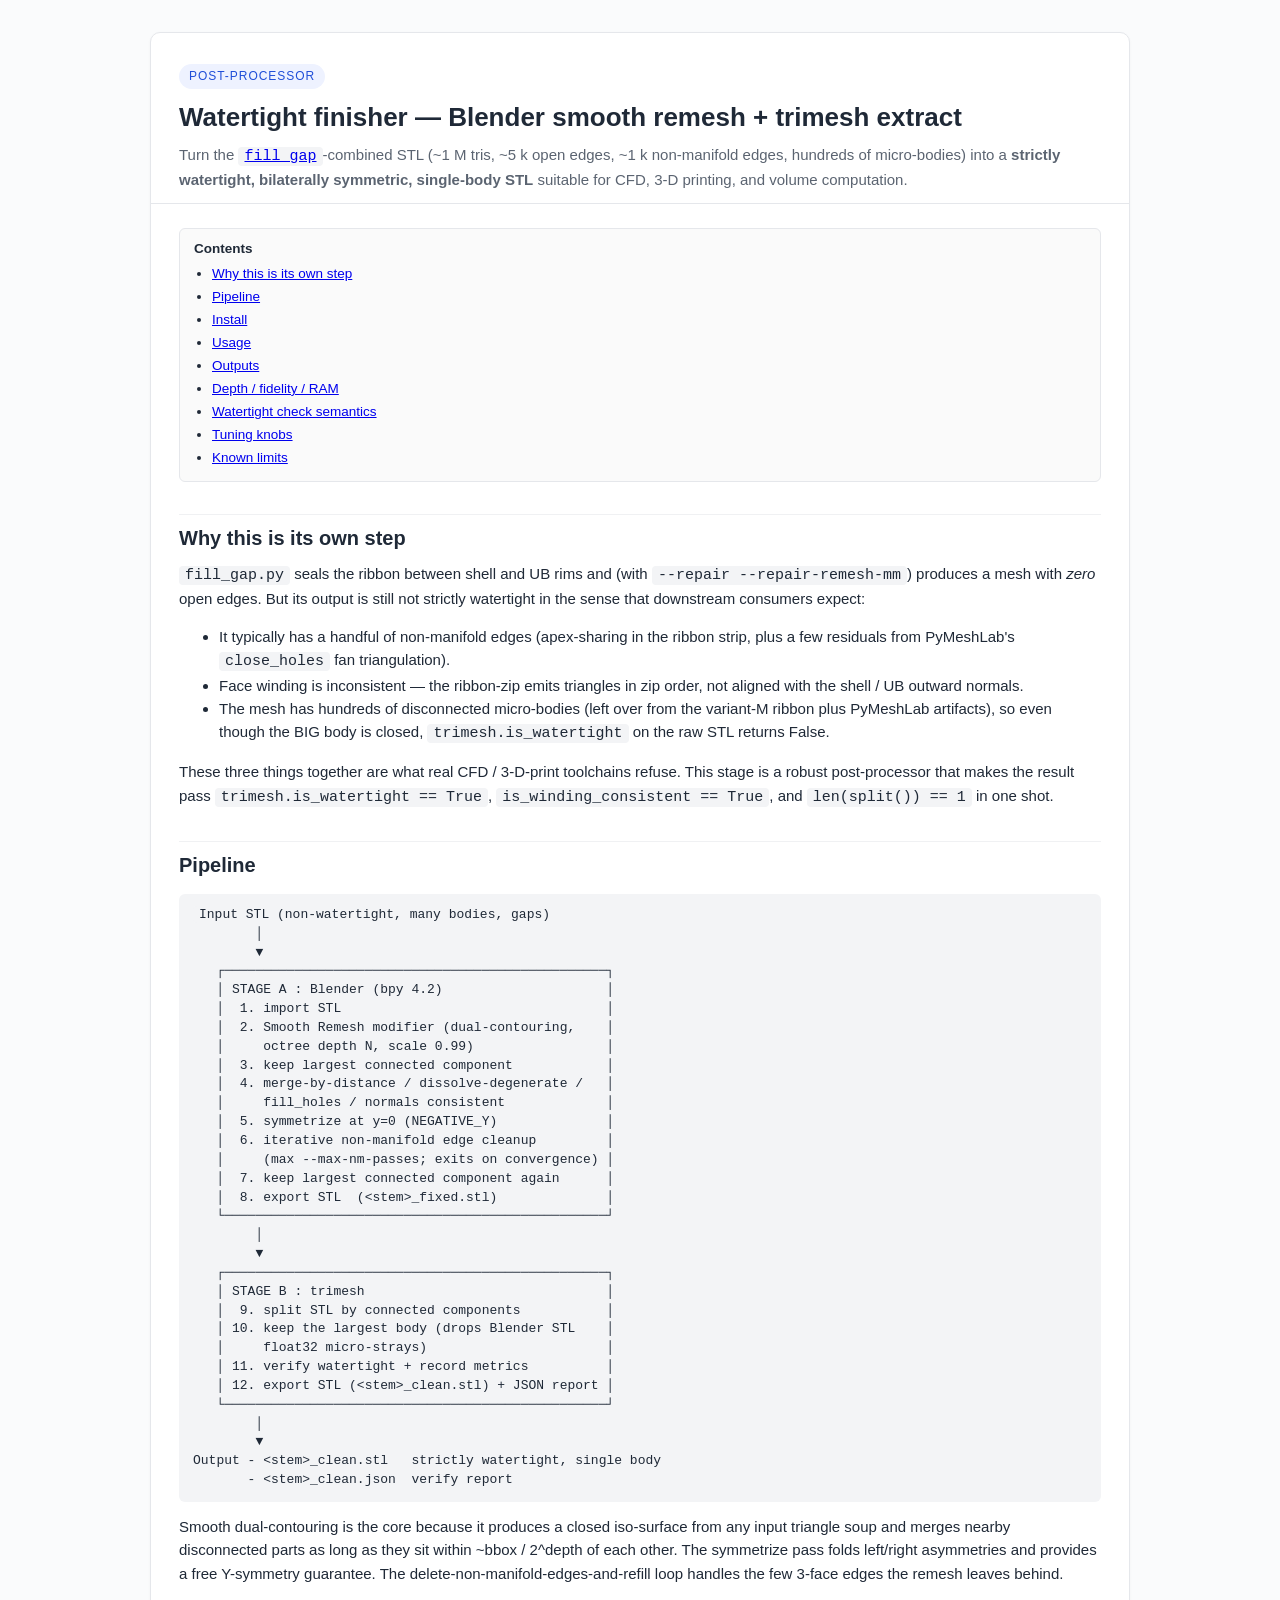
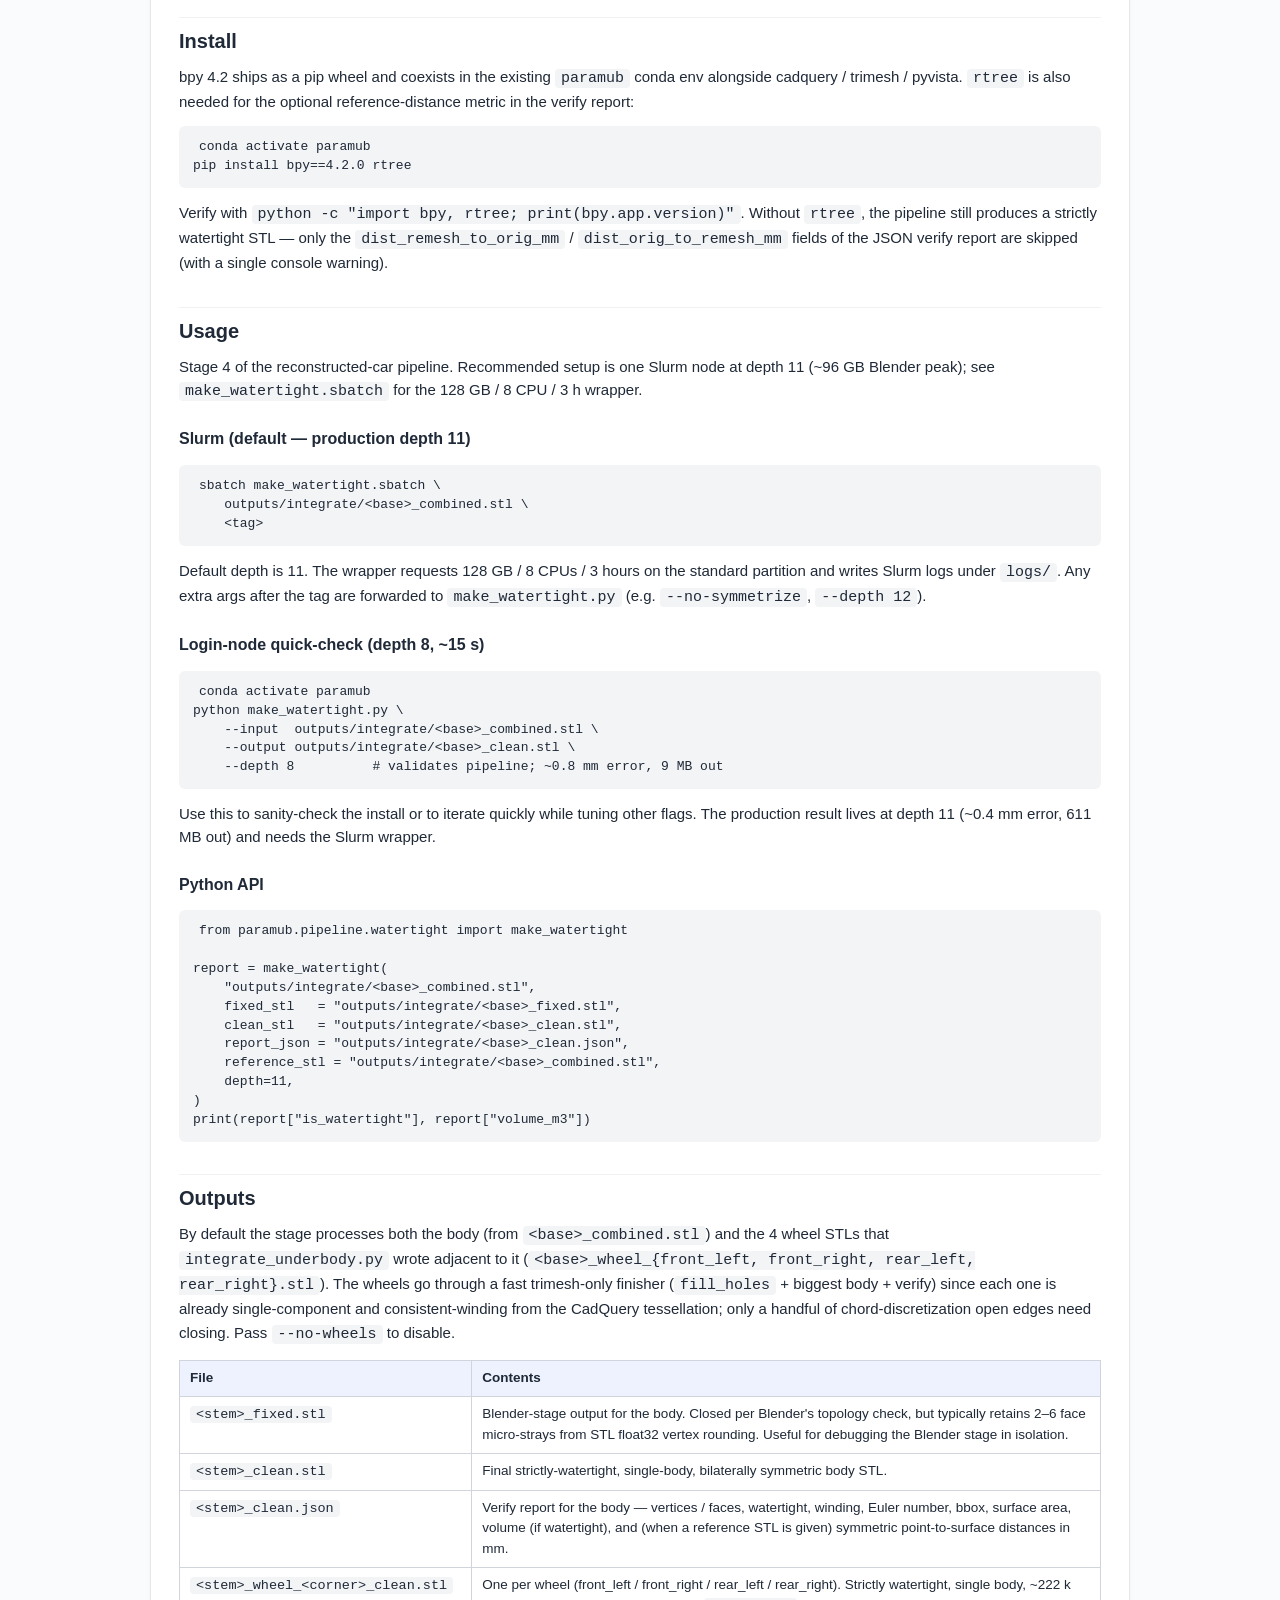
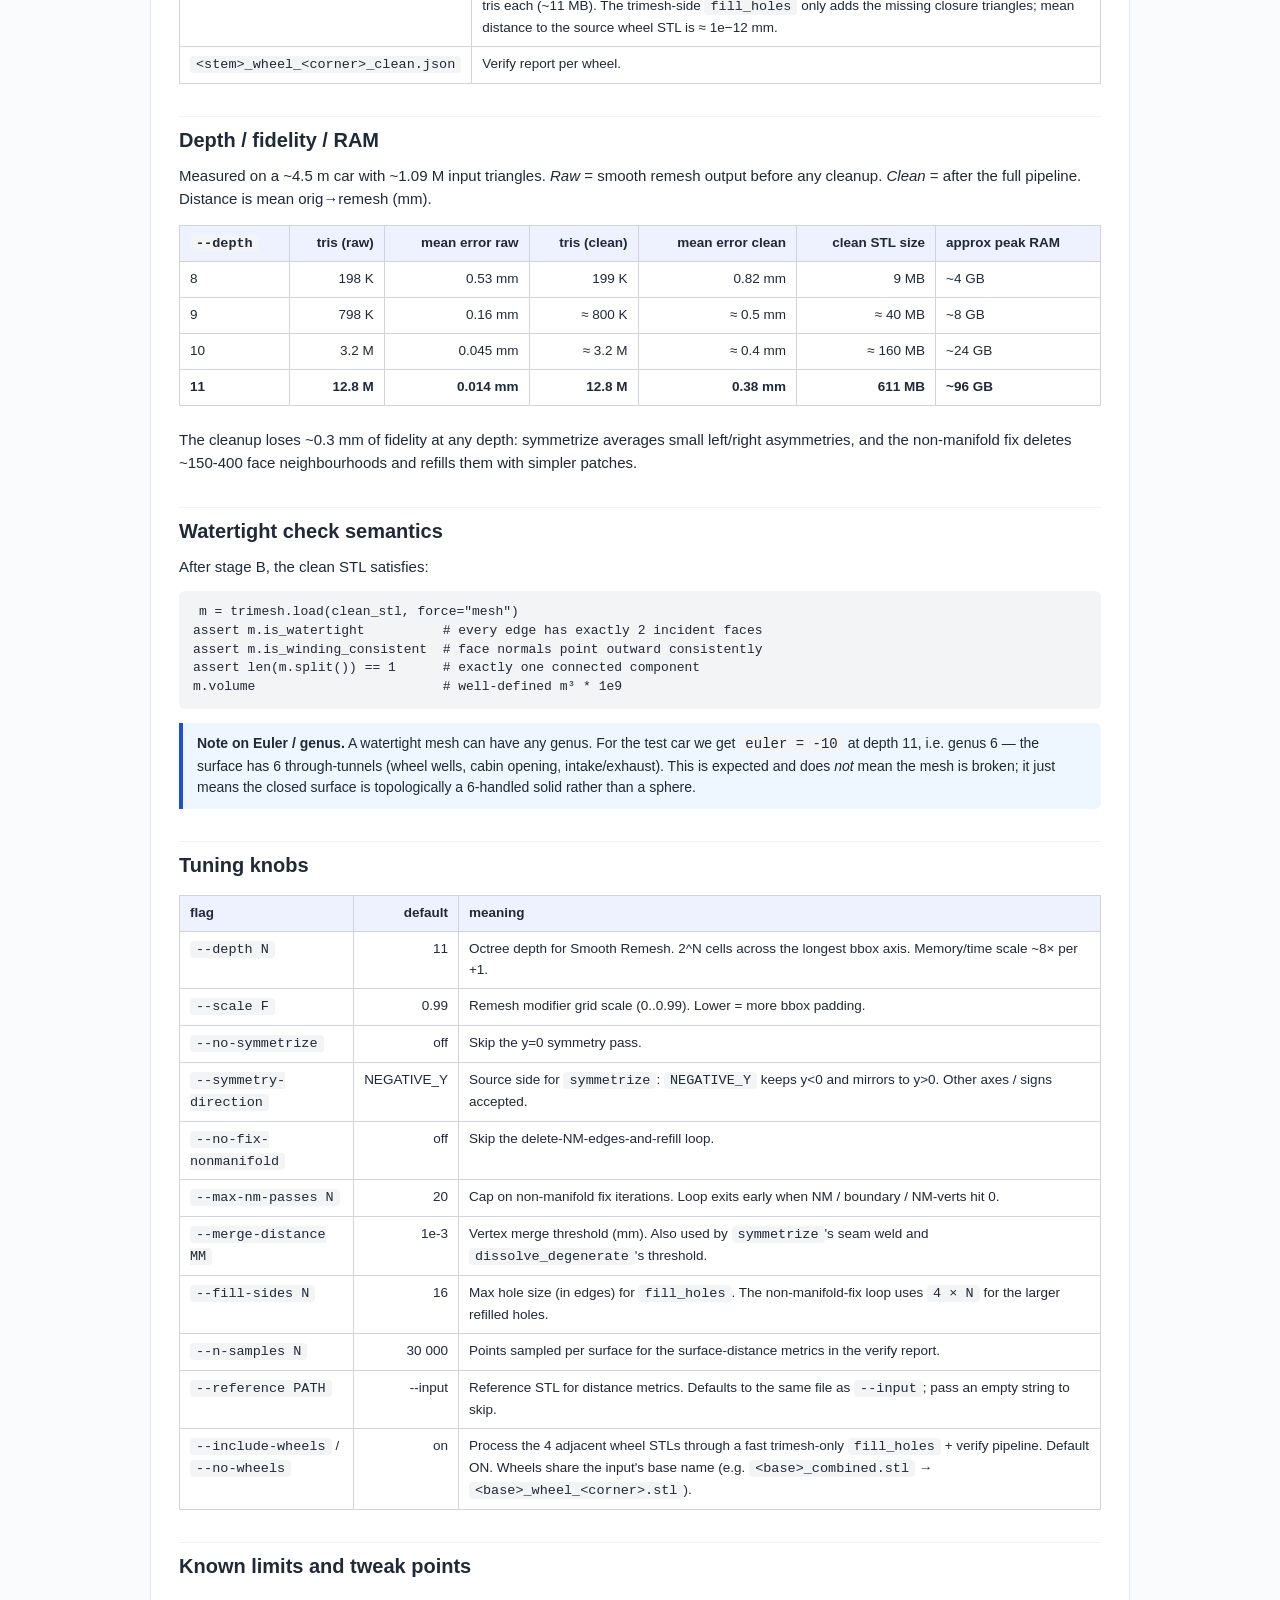
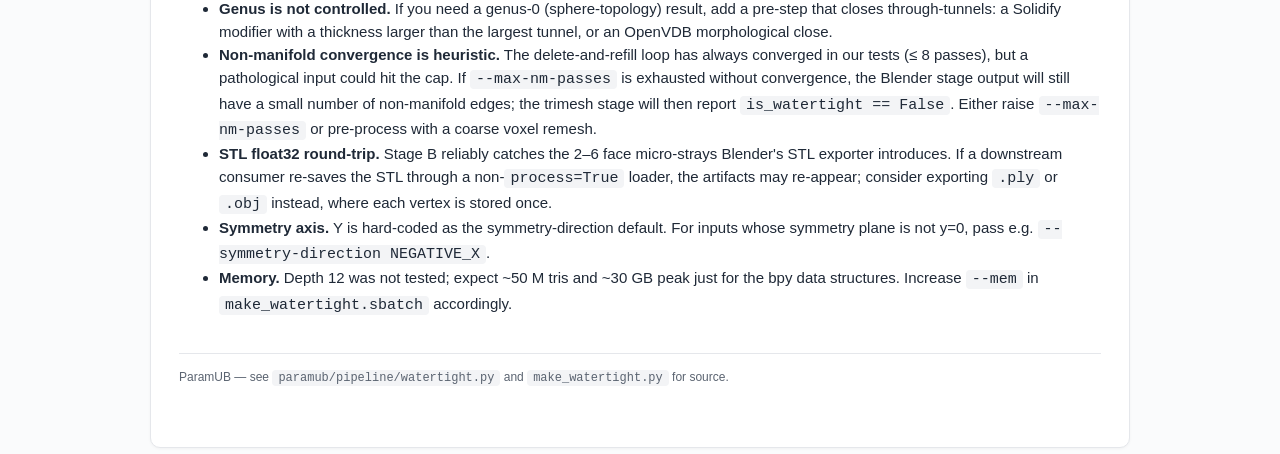
<file: paramub/docs/watertight.html>
<!doctype html>
<html lang="en">
<head>
<meta charset="utf-8">
<title>ParamUB — Watertight finisher</title>
<link rel="stylesheet" href="_style.css">
</head>
<body>
<main>
<header>
  <div class="tag">Post-processor</div>
  <h1>Watertight finisher — Blender smooth remesh + trimesh extract</h1>
  <p class="subtitle">
    Turn the <a href="fill_gap.html"><code>fill_gap</code></a>-combined STL
    (~1 M tris, ~5 k open edges, ~1 k non-manifold edges, hundreds of
    micro-bodies) into a <strong>strictly watertight, bilaterally
    symmetric, single-body STL</strong> suitable for CFD, 3-D printing,
    and volume computation.
  </p>
</header>

<nav class="toc">
  <strong>Contents</strong>
  <ul>
    <li><a href="#why">Why this is its own step</a></li>
    <li><a href="#pipeline">Pipeline</a></li>
    <li><a href="#install">Install</a></li>
    <li><a href="#usage">Usage</a></li>
    <li><a href="#outputs">Outputs</a></li>
    <li><a href="#depth">Depth / fidelity / RAM</a></li>
    <li><a href="#verify">Watertight check semantics</a></li>
    <li><a href="#tuning">Tuning knobs</a></li>
    <li><a href="#limits">Known limits</a></li>
  </ul>
</nav>

<h2 id="why">Why this is its own step</h2>
<p>
  <code>fill_gap.py</code> seals the ribbon between shell and UB rims
  and (with <code>--repair --repair-remesh-mm</code>) produces a mesh
  with <em>zero</em> open edges. But its output is still not strictly
  watertight in the sense that downstream consumers expect:
</p>
<ul>
  <li>It typically has a handful of non-manifold edges (apex-sharing in
    the ribbon strip, plus a few residuals from PyMeshLab's <code>close_holes</code>
    fan triangulation).</li>
  <li>Face winding is inconsistent — the ribbon-zip emits triangles in
    zip order, not aligned with the shell / UB outward normals.</li>
  <li>The mesh has hundreds of disconnected micro-bodies (left over
    from the variant-M ribbon plus PyMeshLab artifacts), so even though
    the BIG body is closed, <code>trimesh.is_watertight</code> on the
    raw STL returns False.</li>
</ul>
<p>
  These three things together are what real CFD / 3-D-print toolchains
  refuse. This stage is a robust post-processor that makes the result
  pass <code>trimesh.is_watertight == True</code>,
  <code>is_winding_consistent == True</code>, and
  <code>len(split()) == 1</code> in one shot.
</p>

<h2 id="pipeline">Pipeline</h2>
<pre><code>Input STL (non-watertight, many bodies, gaps)
        │
        ▼
   ┌─────────────────────────────────────────────────┐
   │ STAGE A : Blender (bpy 4.2)                     │
   │  1. import STL                                  │
   │  2. Smooth Remesh modifier (dual-contouring,    │
   │     octree depth N, scale 0.99)                 │
   │  3. keep largest connected component            │
   │  4. merge-by-distance / dissolve-degenerate /   │
   │     fill_holes / normals consistent             │
   │  5. symmetrize at y=0 (NEGATIVE_Y)              │
   │  6. iterative non-manifold edge cleanup         │
   │     (max --max-nm-passes; exits on convergence) │
   │  7. keep largest connected component again      │
   │  8. export STL  (&lt;stem&gt;_fixed.stl)              │
   └─────────────────────────────────────────────────┘
        │
        ▼
   ┌─────────────────────────────────────────────────┐
   │ STAGE B : trimesh                               │
   │  9. split STL by connected components           │
   │ 10. keep the largest body (drops Blender STL    │
   │     float32 micro-strays)                       │
   │ 11. verify watertight + record metrics          │
   │ 12. export STL (&lt;stem&gt;_clean.stl) + JSON report │
   └─────────────────────────────────────────────────┘
        │
        ▼
Output - &lt;stem&gt;_clean.stl   strictly watertight, single body
       - &lt;stem&gt;_clean.json  verify report
</code></pre>
<p>
  Smooth dual-contouring is the core because it produces a closed
  iso-surface from any input triangle soup and merges nearby
  disconnected parts as long as they sit within ~bbox / 2^depth of
  each other. The symmetrize pass folds left/right asymmetries and
  provides a free Y-symmetry guarantee. The
  delete-non-manifold-edges-and-refill loop handles the few 3-face
  edges the remesh leaves behind.
</p>

<h2 id="install">Install</h2>
<p>
  bpy 4.2 ships as a pip wheel and coexists in the existing
  <code>paramub</code> conda env alongside cadquery / trimesh /
  pyvista. <code>rtree</code> is also needed for the optional
  reference-distance metric in the verify report:
</p>
<pre><code>conda activate paramub
pip install bpy==4.2.0 rtree
</code></pre>
<p>
  Verify with <code>python -c "import bpy, rtree; print(bpy.app.version)"</code>.
  Without <code>rtree</code>, the pipeline still produces a strictly
  watertight STL — only the
  <code>dist_remesh_to_orig_mm</code> / <code>dist_orig_to_remesh_mm</code>
  fields of the JSON verify report are skipped (with a single
  console warning).
</p>

<h2 id="usage">Usage</h2>
<p>
  Stage 4 of the reconstructed-car pipeline. Recommended setup is one
  Slurm node at depth 11 (~96 GB Blender peak); see
  <code>make_watertight.sbatch</code> for the 128 GB / 8 CPU / 3 h
  wrapper.
</p>

<h3>Slurm (default — production depth 11)</h3>
<pre><code>sbatch make_watertight.sbatch \
    outputs/integrate/&lt;base&gt;_combined.stl \
    &lt;tag&gt;
</code></pre>
<p>
  Default depth is 11. The wrapper requests 128 GB / 8 CPUs / 3 hours
  on the standard partition and writes Slurm logs under
  <code>logs/</code>. Any extra args after the tag are forwarded to
  <code>make_watertight.py</code> (e.g.
  <code>--no-symmetrize</code>, <code>--depth 12</code>).
</p>

<h3>Login-node quick-check (depth 8, ~15 s)</h3>
<pre><code>conda activate paramub
python make_watertight.py \
    --input  outputs/integrate/&lt;base&gt;_combined.stl \
    --output outputs/integrate/&lt;base&gt;_clean.stl \
    --depth 8          # validates pipeline; ~0.8 mm error, 9 MB out
</code></pre>
<p>
  Use this to sanity-check the install or to iterate quickly while
  tuning other flags. The production result lives at depth 11 (~0.4 mm
  error, 611 MB out) and needs the Slurm wrapper.
</p>

<h3>Python API</h3>
<pre><code>from paramub.pipeline.watertight import make_watertight

report = make_watertight(
    "outputs/integrate/&lt;base&gt;_combined.stl",
    fixed_stl   = "outputs/integrate/&lt;base&gt;_fixed.stl",
    clean_stl   = "outputs/integrate/&lt;base&gt;_clean.stl",
    report_json = "outputs/integrate/&lt;base&gt;_clean.json",
    reference_stl = "outputs/integrate/&lt;base&gt;_combined.stl",
    depth=11,
)
print(report["is_watertight"], report["volume_m3"])
</code></pre>

<h2 id="outputs">Outputs</h2>
<p>
  By default the stage processes both the body (from
  <code>&lt;base&gt;_combined.stl</code>) and the 4 wheel STLs that
  <code>integrate_underbody.py</code> wrote adjacent to it
  (<code>&lt;base&gt;_wheel_{front_left, front_right, rear_left,
  rear_right}.stl</code>). The wheels go through a fast trimesh-only
  finisher (<code>fill_holes</code> + biggest body + verify) since each
  one is already single-component and consistent-winding from the
  CadQuery tessellation; only a handful of chord-discretization open
  edges need closing. Pass <code>--no-wheels</code> to disable.
</p>
<table>
  <thead><tr><th>File</th><th>Contents</th></tr></thead>
  <tbody>
    <tr><td><code>&lt;stem&gt;_fixed.stl</code></td>
        <td>Blender-stage output for the body. Closed per Blender's
            topology check, but typically retains 2–6 face micro-strays
            from STL float32 vertex rounding. Useful for debugging the
            Blender stage in isolation.</td></tr>
    <tr><td><code>&lt;stem&gt;_clean.stl</code></td>
        <td>Final strictly-watertight, single-body, bilaterally
            symmetric body STL.</td></tr>
    <tr><td><code>&lt;stem&gt;_clean.json</code></td>
        <td>Verify report for the body — vertices / faces, watertight,
            winding, Euler number, bbox, surface area, volume (if
            watertight), and (when a reference STL is given) symmetric
            point-to-surface distances in mm.</td></tr>
    <tr><td><code>&lt;stem&gt;_wheel_&lt;corner&gt;_clean.stl</code></td>
        <td>One per wheel (front_left / front_right / rear_left /
            rear_right). Strictly watertight, single body, ~222 k tris
            each (~11 MB). The trimesh-side <code>fill_holes</code>
            only adds the missing closure triangles; mean distance to
            the source wheel STL is ≈ 1e−12 mm.</td></tr>
    <tr><td><code>&lt;stem&gt;_wheel_&lt;corner&gt;_clean.json</code></td>
        <td>Verify report per wheel.</td></tr>
  </tbody>
</table>

<h2 id="depth">Depth / fidelity / RAM</h2>
<p>Measured on a ~4.5 m car with ~1.09 M input triangles.
<em>Raw</em> = smooth remesh output before any cleanup.
<em>Clean</em> = after the full pipeline. Distance is mean
orig→remesh (mm).</p>
<table>
  <thead><tr><th><code>--depth</code></th>
             <th class="num">tris (raw)</th>
             <th class="num">mean error raw</th>
             <th class="num">tris (clean)</th>
             <th class="num">mean error clean</th>
             <th class="num">clean STL size</th>
             <th>approx peak RAM</th></tr></thead>
  <tbody>
    <tr><td>8 </td><td class="num">198 K</td><td class="num">0.53 mm</td>
        <td class="num">199 K</td><td class="num">0.82 mm</td>
        <td class="num">9 MB</td><td>~4 GB</td></tr>
    <tr><td>9 </td><td class="num">798 K</td><td class="num">0.16 mm</td>
        <td class="num">≈ 800 K</td><td class="num">≈ 0.5 mm</td>
        <td class="num">≈ 40 MB</td><td>~8 GB</td></tr>
    <tr><td>10</td><td class="num">3.2 M</td><td class="num">0.045 mm</td>
        <td class="num">≈ 3.2 M</td><td class="num">≈ 0.4 mm</td>
        <td class="num">≈ 160 MB</td><td>~24 GB</td></tr>
    <tr><td><strong>11</strong></td>
        <td class="num"><strong>12.8 M</strong></td>
        <td class="num"><strong>0.014 mm</strong></td>
        <td class="num"><strong>12.8 M</strong></td>
        <td class="num"><strong>0.38 mm</strong></td>
        <td class="num"><strong>611 MB</strong></td>
        <td><strong>~96 GB</strong></td></tr>
  </tbody>
</table>
<p>
  The cleanup loses ~0.3 mm of fidelity at any depth: symmetrize
  averages small left/right asymmetries, and the non-manifold fix
  deletes ~150-400 face neighbourhoods and refills them with simpler
  patches.
</p>

<h2 id="verify">Watertight check semantics</h2>
<p>
  After stage B, the clean STL satisfies:
</p>
<pre><code>m = trimesh.load(clean_stl, force="mesh")
assert m.is_watertight          # every edge has exactly 2 incident faces
assert m.is_winding_consistent  # face normals point outward consistently
assert len(m.split()) == 1      # exactly one connected component
m.volume                        # well-defined m³ * 1e9
</code></pre>
<div class="callout info">
  <strong>Note on Euler / genus.</strong> A watertight mesh can have any
  genus. For the test car we get <code>euler = -10</code> at depth 11,
  i.e. genus 6 — the surface has 6 through-tunnels (wheel wells, cabin
  opening, intake/exhaust). This is expected and does <em>not</em> mean
  the mesh is broken; it just means the closed surface is topologically
  a 6-handled solid rather than a sphere.
</div>

<h2 id="tuning">Tuning knobs</h2>
<table>
  <thead><tr><th>flag</th><th class="num">default</th><th>meaning</th></tr></thead>
  <tbody>
    <tr><td><code>--depth N</code></td>
        <td class="num">11</td>
        <td>Octree depth for Smooth Remesh. 2^N cells across the
            longest bbox axis. Memory/time scale ~8× per +1.</td></tr>
    <tr><td><code>--scale F</code></td>
        <td class="num">0.99</td>
        <td>Remesh modifier grid scale (0..0.99). Lower = more bbox
            padding.</td></tr>
    <tr><td><code>--no-symmetrize</code></td>
        <td class="num">off</td>
        <td>Skip the y=0 symmetry pass.</td></tr>
    <tr><td><code>--symmetry-direction</code></td>
        <td class="num">NEGATIVE_Y</td>
        <td>Source side for <code>symmetrize</code>: <code>NEGATIVE_Y</code>
            keeps y&lt;0 and mirrors to y&gt;0. Other axes / signs accepted.</td></tr>
    <tr><td><code>--no-fix-nonmanifold</code></td>
        <td class="num">off</td>
        <td>Skip the delete-NM-edges-and-refill loop.</td></tr>
    <tr><td><code>--max-nm-passes N</code></td>
        <td class="num">20</td>
        <td>Cap on non-manifold fix iterations. Loop exits early when
            NM / boundary / NM-verts hit 0.</td></tr>
    <tr><td><code>--merge-distance MM</code></td>
        <td class="num">1e-3</td>
        <td>Vertex merge threshold (mm). Also used by <code>symmetrize</code>'s
            seam weld and <code>dissolve_degenerate</code>'s threshold.</td></tr>
    <tr><td><code>--fill-sides N</code></td>
        <td class="num">16</td>
        <td>Max hole size (in edges) for <code>fill_holes</code>. The
            non-manifold-fix loop uses <code>4 × N</code> for the larger
            refilled holes.</td></tr>
    <tr><td><code>--n-samples N</code></td>
        <td class="num">30 000</td>
        <td>Points sampled per surface for the surface-distance metrics
            in the verify report.</td></tr>
    <tr><td><code>--reference PATH</code></td>
        <td class="num">--input</td>
        <td>Reference STL for distance metrics. Defaults to the same
            file as <code>--input</code>; pass an empty string to skip.</td></tr>
    <tr><td><code>--include-wheels</code> / <code>--no-wheels</code></td>
        <td class="num">on</td>
        <td>Process the 4 adjacent wheel STLs through a fast
            trimesh-only <code>fill_holes</code> + verify pipeline.
            Default ON. Wheels share the input's base name (e.g.
            <code>&lt;base&gt;_combined.stl</code> →
            <code>&lt;base&gt;_wheel_&lt;corner&gt;.stl</code>).</td></tr>
  </tbody>
</table>

<h2 id="limits">Known limits and tweak points</h2>
<ul>
  <li><strong>Genus is not controlled.</strong> If you need a genus-0
    (sphere-topology) result, add a pre-step that closes through-tunnels:
    a Solidify modifier with a thickness larger than the largest tunnel,
    or an OpenVDB morphological close.</li>
  <li><strong>Non-manifold convergence is heuristic.</strong> The
    delete-and-refill loop has always converged in our tests (≤ 8
    passes), but a pathological input could hit the cap. If
    <code>--max-nm-passes</code> is exhausted without convergence, the
    Blender stage output will still have a small number of non-manifold
    edges; the trimesh stage will then report
    <code>is_watertight == False</code>. Either raise
    <code>--max-nm-passes</code> or pre-process with a coarse voxel
    remesh.</li>
  <li><strong>STL float32 round-trip.</strong> Stage B reliably catches
    the 2–6 face micro-strays Blender's STL exporter introduces. If a
    downstream consumer re-saves the STL through a non-<code>process=True</code>
    loader, the artifacts may re-appear; consider exporting
    <code>.ply</code> or <code>.obj</code> instead, where each vertex is
    stored once.</li>
  <li><strong>Symmetry axis.</strong> Y is hard-coded as the
    symmetry-direction default. For inputs whose symmetry plane is not
    y=0, pass e.g. <code>--symmetry-direction NEGATIVE_X</code>.</li>
  <li><strong>Memory.</strong> Depth 12 was not tested; expect ~50 M
    tris and ~30 GB peak just for the bpy data structures. Increase
    <code>--mem</code> in <code>make_watertight.sbatch</code>
    accordingly.</li>
</ul>

<footer>ParamUB — see <code>paramub/pipeline/watertight.py</code> and
<code>make_watertight.py</code> for source.</footer>
</main>
</body>
</html>
</file>
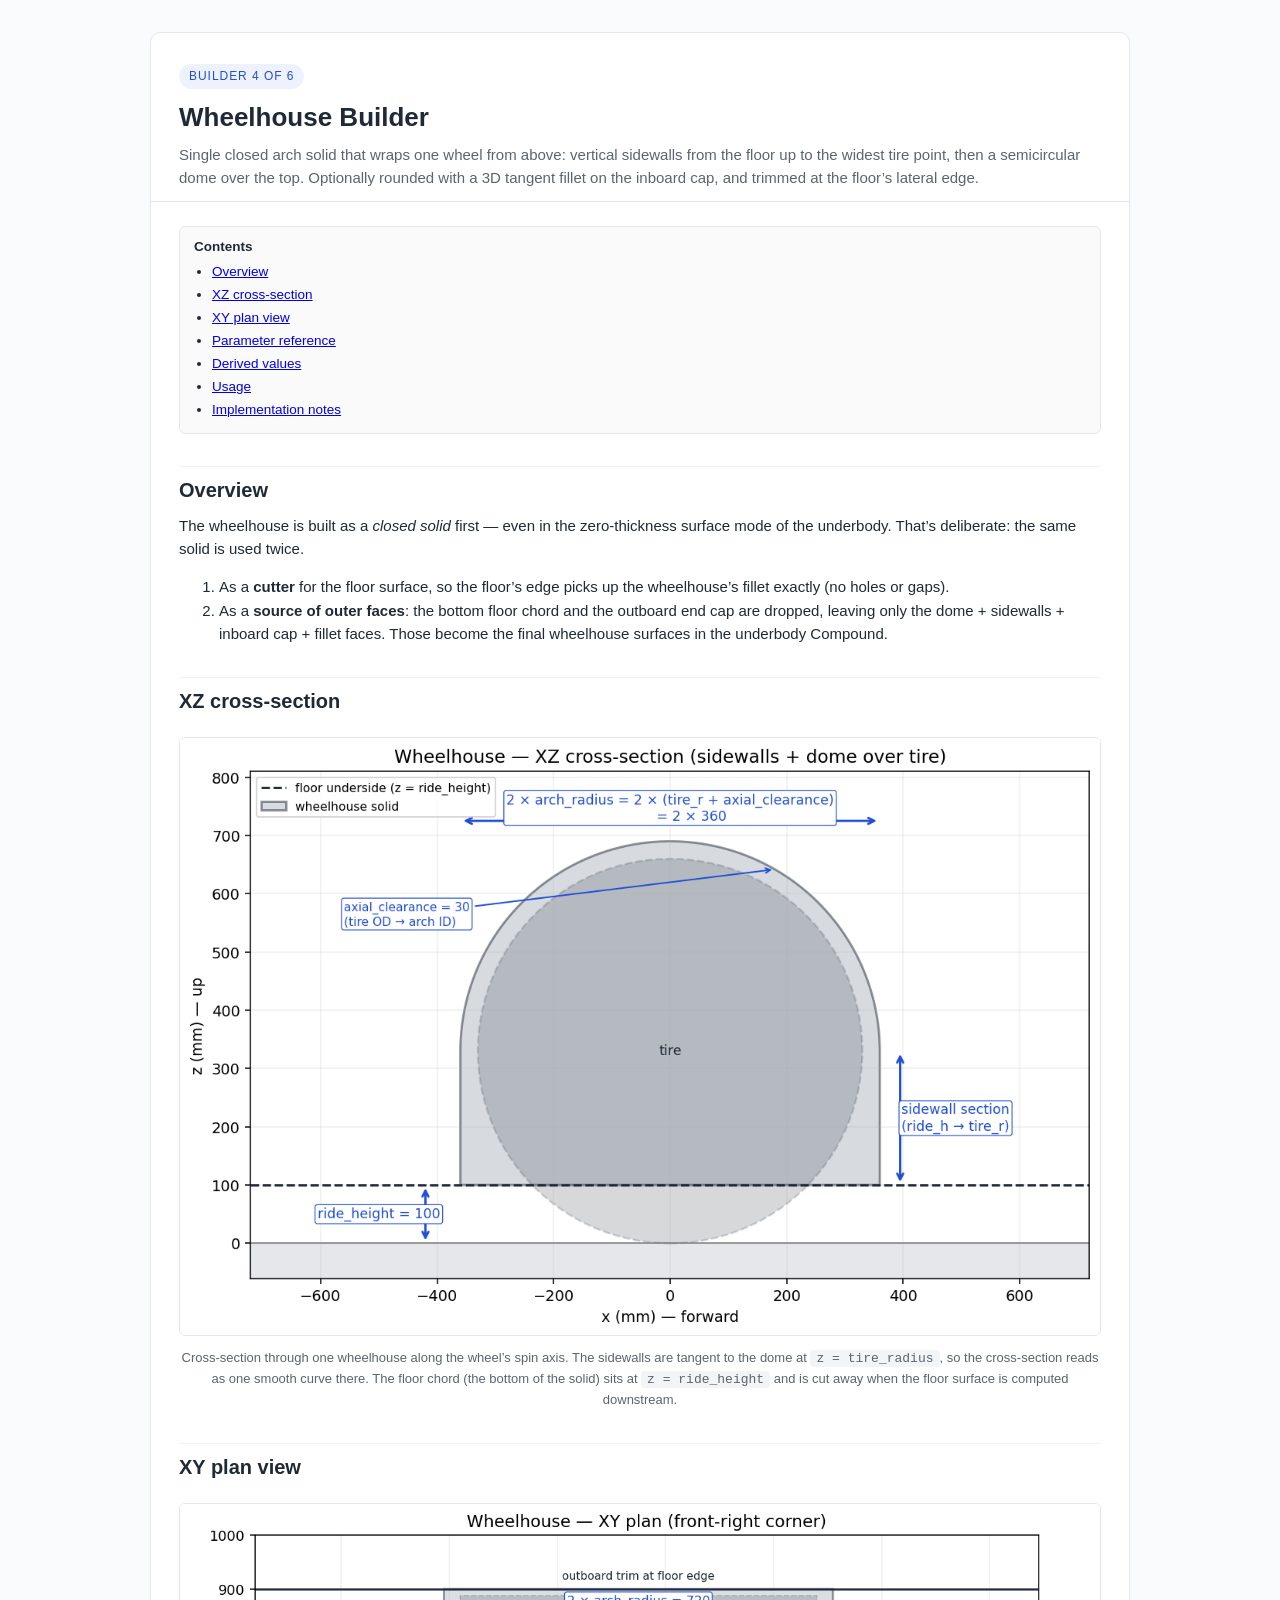
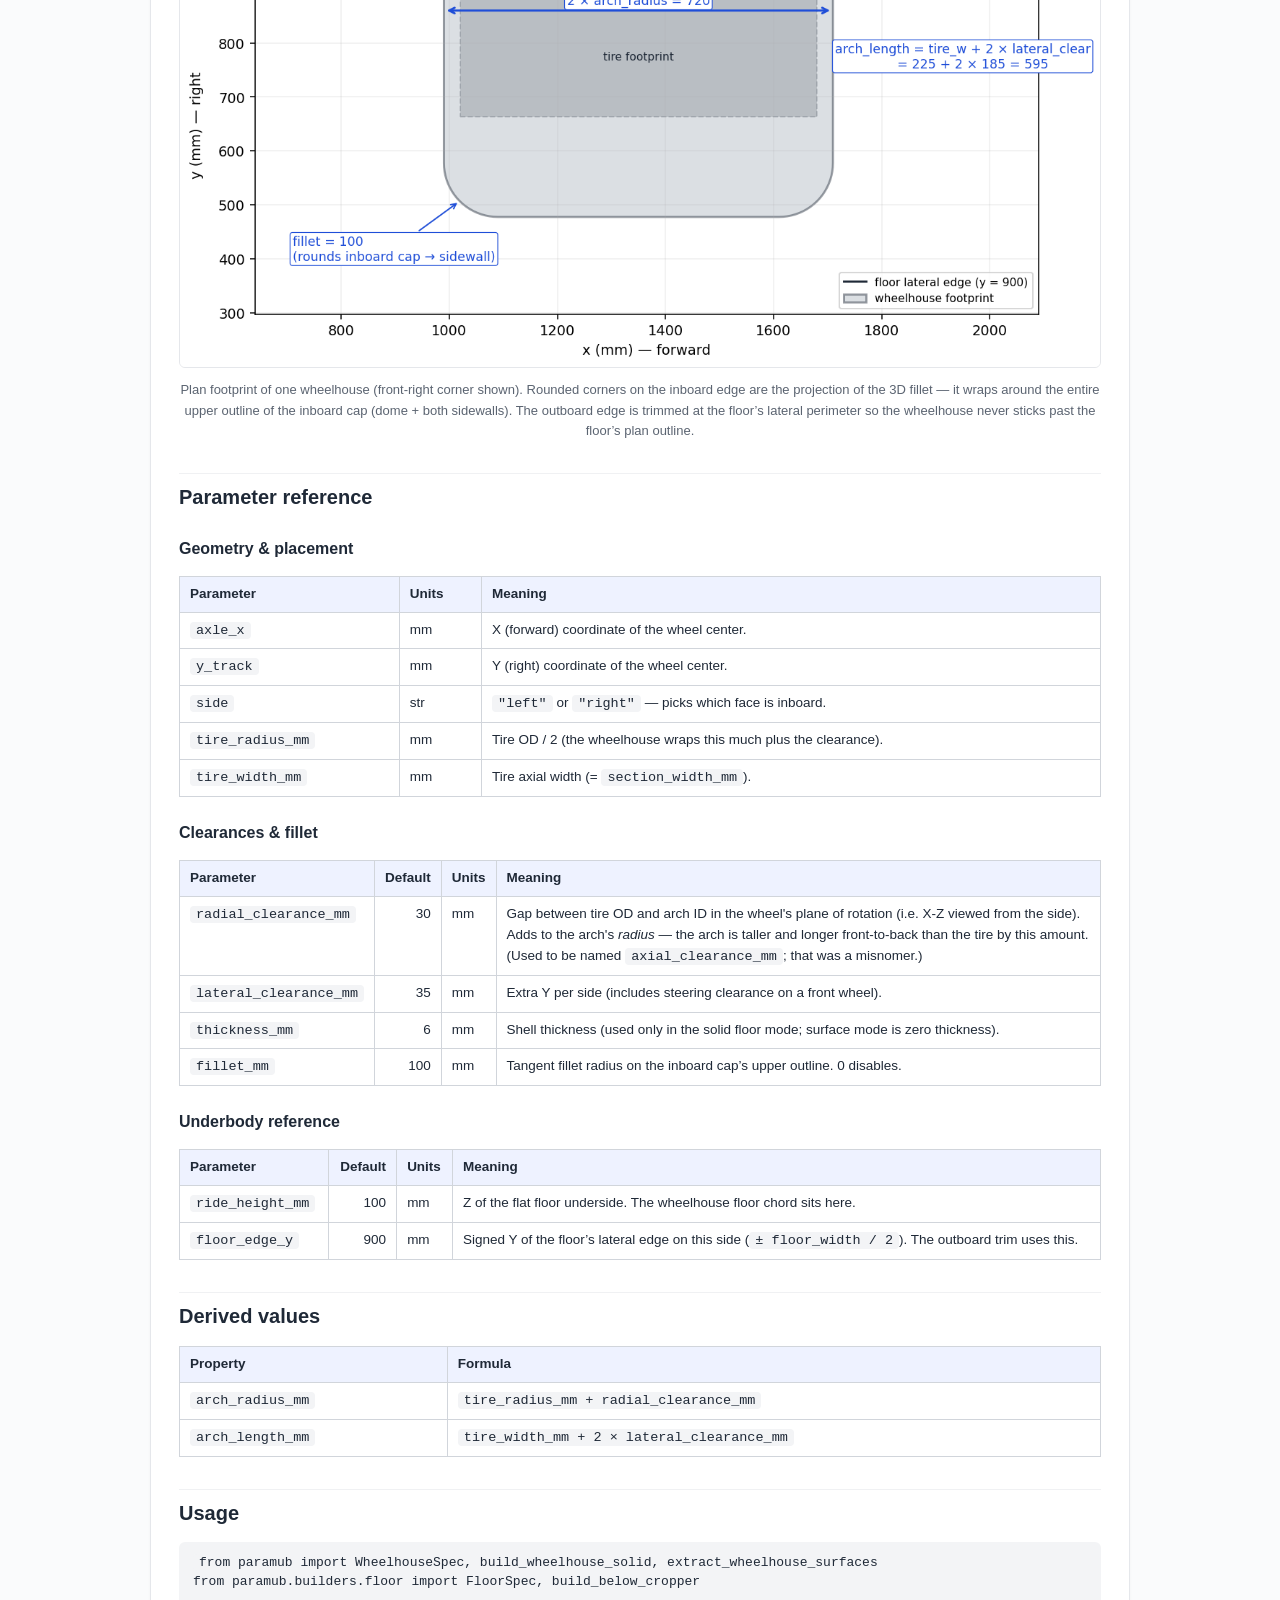
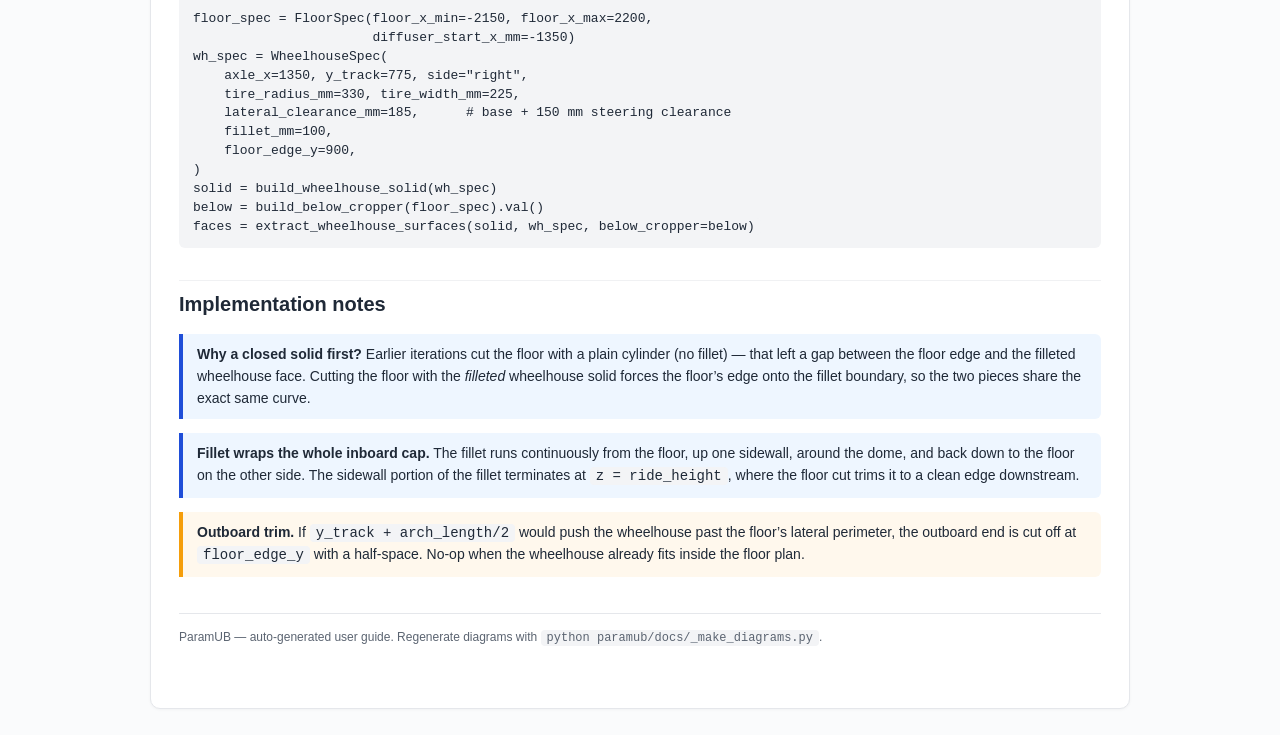
<file: paramub/docs/wheelhouse_builder.html>
<!doctype html>
<html lang="en">
<head>
<meta charset="utf-8">
<title>ParamUB — Wheelhouse Builder</title>
<link rel="stylesheet" href="_style.css">
</head>
<body>
<main>
<header>
  <div class="tag">Builder 4 of 6</div>
  <h1>Wheelhouse Builder</h1>
  <p class="subtitle">
    Single closed arch solid that wraps one wheel from above:
    vertical sidewalls from the floor up to the widest tire point, then a
    semicircular dome over the top. Optionally rounded with a 3D tangent
    fillet on the inboard cap, and trimmed at the floor&rsquo;s lateral edge.
  </p>
</header>

<nav class="toc">
  <strong>Contents</strong>
  <ul>
    <li><a href="#overview">Overview</a></li>
    <li><a href="#xz">XZ cross-section</a></li>
    <li><a href="#xy">XY plan view</a></li>
    <li><a href="#params">Parameter reference</a></li>
    <li><a href="#derived">Derived values</a></li>
    <li><a href="#usage">Usage</a></li>
    <li><a href="#notes">Implementation notes</a></li>
  </ul>
</nav>

<h2 id="overview">Overview</h2>
<p>
  The wheelhouse is built as a <em>closed solid</em> first — even in the
  zero-thickness surface mode of the underbody. That&rsquo;s deliberate: the
  same solid is used twice.
</p>
<ol>
  <li>As a <strong>cutter</strong> for the floor surface, so the floor&rsquo;s
      edge picks up the wheelhouse&rsquo;s fillet exactly (no holes or gaps).</li>
  <li>As a <strong>source of outer faces</strong>: the bottom floor chord
      and the outboard end cap are dropped, leaving only the dome +
      sidewalls + inboard cap + fillet faces. Those become the final
      wheelhouse surfaces in the underbody Compound.</li>
</ol>

<h2 id="xz">XZ cross-section</h2>
<div class="figure">
  <img src="diagrams/wheelhouse_section.png" alt="Wheelhouse XZ cross-section">
  <span class="caption">
    Cross-section through one wheelhouse along the wheel&rsquo;s spin axis. The
    sidewalls are tangent to the dome at <code>z = tire_radius</code>, so
    the cross-section reads as one smooth curve there. The floor chord
    (the bottom of the solid) sits at <code>z = ride_height</code> and is
    cut away when the floor surface is computed downstream.
  </span>
</div>

<h2 id="xy">XY plan view</h2>
<div class="figure">
  <img src="diagrams/wheelhouse_plan.png" alt="Wheelhouse XY plan view">
  <span class="caption">
    Plan footprint of one wheelhouse (front-right corner shown). Rounded
    corners on the inboard edge are the projection of the 3D fillet — it
    wraps around the entire upper outline of the inboard cap (dome + both
    sidewalls). The outboard edge is trimmed at the floor&rsquo;s lateral
    perimeter so the wheelhouse never sticks past the floor&rsquo;s plan
    outline.
  </span>
</div>

<h2 id="params">Parameter reference</h2>

<h3>Geometry &amp; placement</h3>
<table>
  <thead><tr><th>Parameter</th><th>Units</th><th>Meaning</th></tr></thead>
  <tbody>
    <tr><td><code>axle_x</code></td><td>mm</td>
        <td>X (forward) coordinate of the wheel center.</td></tr>
    <tr><td><code>y_track</code></td><td>mm</td>
        <td>Y (right) coordinate of the wheel center.</td></tr>
    <tr><td><code>side</code></td><td>str</td>
        <td><code>&quot;left&quot;</code> or <code>&quot;right&quot;</code> — picks which face is inboard.</td></tr>
    <tr><td><code>tire_radius_mm</code></td><td>mm</td>
        <td>Tire OD / 2 (the wheelhouse wraps this much plus the clearance).</td></tr>
    <tr><td><code>tire_width_mm</code></td><td>mm</td>
        <td>Tire axial width (= <code>section_width_mm</code>).</td></tr>
  </tbody>
</table>

<h3>Clearances &amp; fillet</h3>
<table>
  <thead><tr><th>Parameter</th><th class="num">Default</th><th>Units</th><th>Meaning</th></tr></thead>
  <tbody>
    <tr><td><code>radial_clearance_mm</code></td><td class="num">30</td><td>mm</td>
        <td>Gap between tire OD and arch ID in the wheel's plane of
            rotation (i.e. X-Z viewed from the side). Adds to the
            arch's <em>radius</em> — the arch is taller and longer
            front-to-back than the tire by this amount. (Used to be
            named <code>axial_clearance_mm</code>; that was a misnomer.)</td></tr>
    <tr><td><code>lateral_clearance_mm</code></td><td class="num">35</td><td>mm</td>
        <td>Extra Y per side (includes steering clearance on a front wheel).</td></tr>
    <tr><td><code>thickness_mm</code></td><td class="num">6</td><td>mm</td>
        <td>Shell thickness (used only in the solid floor mode; surface mode is zero thickness).</td></tr>
    <tr><td><code>fillet_mm</code></td><td class="num">100</td><td>mm</td>
        <td>Tangent fillet radius on the inboard cap&rsquo;s upper outline. 0 disables.</td></tr>
  </tbody>
</table>

<h3>Underbody reference</h3>
<table>
  <thead><tr><th>Parameter</th><th class="num">Default</th><th>Units</th><th>Meaning</th></tr></thead>
  <tbody>
    <tr><td><code>ride_height_mm</code></td><td class="num">100</td><td>mm</td>
        <td>Z of the flat floor underside. The wheelhouse floor chord sits here.</td></tr>
    <tr><td><code>floor_edge_y</code></td><td class="num">900</td><td>mm</td>
        <td>Signed Y of the floor&rsquo;s lateral edge on this side
            (<code>± floor_width / 2</code>). The outboard trim uses this.</td></tr>
  </tbody>
</table>

<h2 id="derived">Derived values</h2>
<table>
  <thead><tr><th>Property</th><th>Formula</th></tr></thead>
  <tbody>
    <tr><td><code>arch_radius_mm</code></td><td><code>tire_radius_mm + radial_clearance_mm</code></td></tr>
    <tr><td><code>arch_length_mm</code></td><td><code>tire_width_mm + 2 × lateral_clearance_mm</code></td></tr>
  </tbody>
</table>

<h2 id="usage">Usage</h2>
<pre><code>from paramub import WheelhouseSpec, build_wheelhouse_solid, extract_wheelhouse_surfaces
from paramub.builders.floor import FloorSpec, build_below_cropper

floor_spec = FloorSpec(floor_x_min=-2150, floor_x_max=2200,
                       diffuser_start_x_mm=-1350)
wh_spec = WheelhouseSpec(
    axle_x=1350, y_track=775, side="right",
    tire_radius_mm=330, tire_width_mm=225,
    lateral_clearance_mm=185,      # base + 150 mm steering clearance
    fillet_mm=100,
    floor_edge_y=900,
)
solid = build_wheelhouse_solid(wh_spec)
below = build_below_cropper(floor_spec).val()
faces = extract_wheelhouse_surfaces(solid, wh_spec, below_cropper=below)
</code></pre>

<h2 id="notes">Implementation notes</h2>
<div class="callout info">
  <strong>Why a closed solid first?</strong> Earlier iterations cut the
  floor with a plain cylinder (no fillet) — that left a gap between the
  floor edge and the filleted wheelhouse face. Cutting the floor with the
  <em>filleted</em> wheelhouse solid forces the floor&rsquo;s edge onto the
  fillet boundary, so the two pieces share the exact same curve.
</div>
<div class="callout info">
  <strong>Fillet wraps the whole inboard cap.</strong> The fillet runs
  continuously from the floor, up one sidewall, around the dome, and back
  down to the floor on the other side. The sidewall portion of the fillet
  terminates at <code>z = ride_height</code>, where the floor cut trims it
  to a clean edge downstream.
</div>
<div class="callout">
  <strong>Outboard trim.</strong> If <code>y_track + arch_length/2</code>
  would push the wheelhouse past the floor&rsquo;s lateral perimeter, the
  outboard end is cut off at <code>floor_edge_y</code> with a half-space.
  No-op when the wheelhouse already fits inside the floor plan.
</div>

<footer>ParamUB — auto-generated user guide. Regenerate diagrams with
<code>python paramub/docs/_make_diagrams.py</code>.</footer>
</main>
</body>
</html>
</file>
<file: paramub/docs/_style.css>
/* Shared style for the ParamUB user guides. */
:root {
  --fg: #1f2937;
  --muted: #5b6471;
  --accent: #1f4ed8;
  --code-bg: #f3f4f6;
  --table-border: #d1d5db;
  --table-head-bg: #eef2ff;
}
* { box-sizing: border-box; }
html, body {
  margin: 0; padding: 0;
  color: var(--fg);
  font: 15px/1.55 -apple-system, BlinkMacSystemFont, "Segoe UI",
        Roboto, Helvetica, Arial, sans-serif;
  background: #fafbfc;
}
main {
  max-width: 980px;
  margin: 32px auto;
  padding: 0 28px 60px;
  background: white;
  border: 1px solid #e5e7eb;
  border-radius: 10px;
  box-shadow: 0 1px 3px rgba(0,0,0,0.04);
}
header {
  padding: 30px 28px 12px;
  border-bottom: 1px solid #e5e7eb;
  margin: 0 -28px 24px;
}
header h1 { margin: 0; font-size: 26px; }
header .tag {
  display: inline-block;
  font-size: 12px;
  letter-spacing: 0.08em;
  text-transform: uppercase;
  color: var(--accent);
  background: var(--table-head-bg);
  padding: 3px 10px;
  border-radius: 999px;
  margin-bottom: 8px;
}
header .subtitle { color: var(--muted); margin: 6px 0 0; }
h2 {
  margin: 32px 0 8px;
  padding-top: 8px;
  border-top: 1px solid #f0f1f3;
  font-size: 20px;
}
h3 { margin: 24px 0 6px; font-size: 16px; }
p { margin: 8px 0; }
code, pre {
  font-family: ui-monospace, SFMono-Regular, Menlo, monospace;
}
code { background: var(--code-bg); padding: 1px 6px; border-radius: 4px; }
pre {
  background: var(--code-bg);
  padding: 12px 14px;
  border-radius: 6px;
  overflow-x: auto;
  font-size: 13px;
  line-height: 1.45;
}
table {
  border-collapse: collapse;
  width: 100%;
  margin: 14px 0 22px;
  font-size: 13.5px;
}
th, td {
  text-align: left;
  border: 1px solid var(--table-border);
  padding: 7px 10px;
  vertical-align: top;
}
th { background: var(--table-head-bg); }
td.num, th.num { text-align: right; font-variant-numeric: tabular-nums; }
.figure {
  margin: 20px 0 28px;
  text-align: center;
}
.figure img {
  max-width: 100%;
  border: 1px solid #e5e7eb;
  border-radius: 6px;
  background: white;
}
.figure .caption {
  display: block;
  margin-top: 6px;
  color: var(--muted);
  font-size: 13px;
}
.callout {
  background: #fff8ed;
  border-left: 4px solid #f59e0b;
  padding: 10px 14px;
  margin: 14px 0;
  border-radius: 0 6px 6px 0;
  font-size: 14px;
}
.callout.info {
  background: #eef6ff;
  border-color: var(--accent);
}
nav.toc {
  background: #fafafa;
  border: 1px solid #e5e7eb;
  border-radius: 6px;
  padding: 10px 14px;
  font-size: 13.5px;
  margin: 12px 0 24px;
}
nav.toc ul { margin: 4px 0 0 18px; padding: 0; }
nav.toc li { margin: 2px 0; }
footer {
  margin-top: 36px;
  padding-top: 14px;
  border-top: 1px solid #e5e7eb;
  color: var(--muted);
  font-size: 12px;
}
</file>
